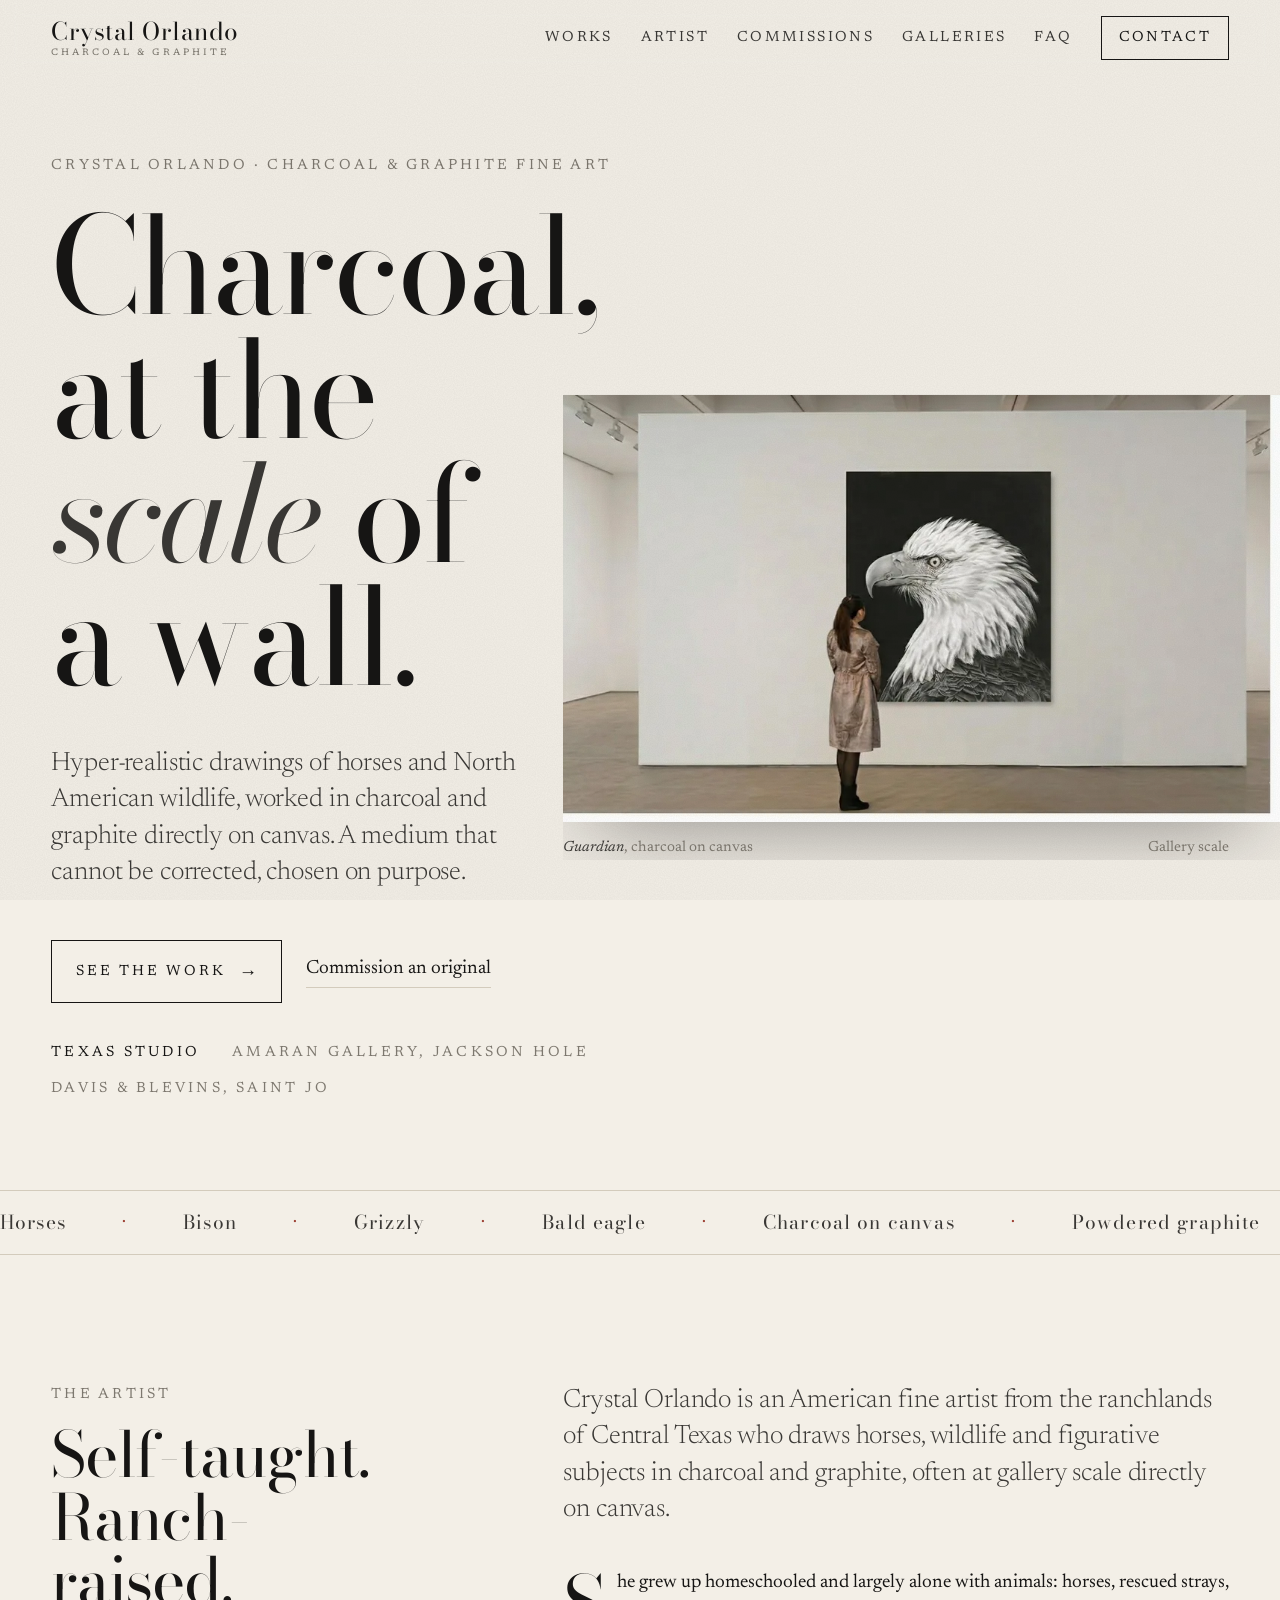
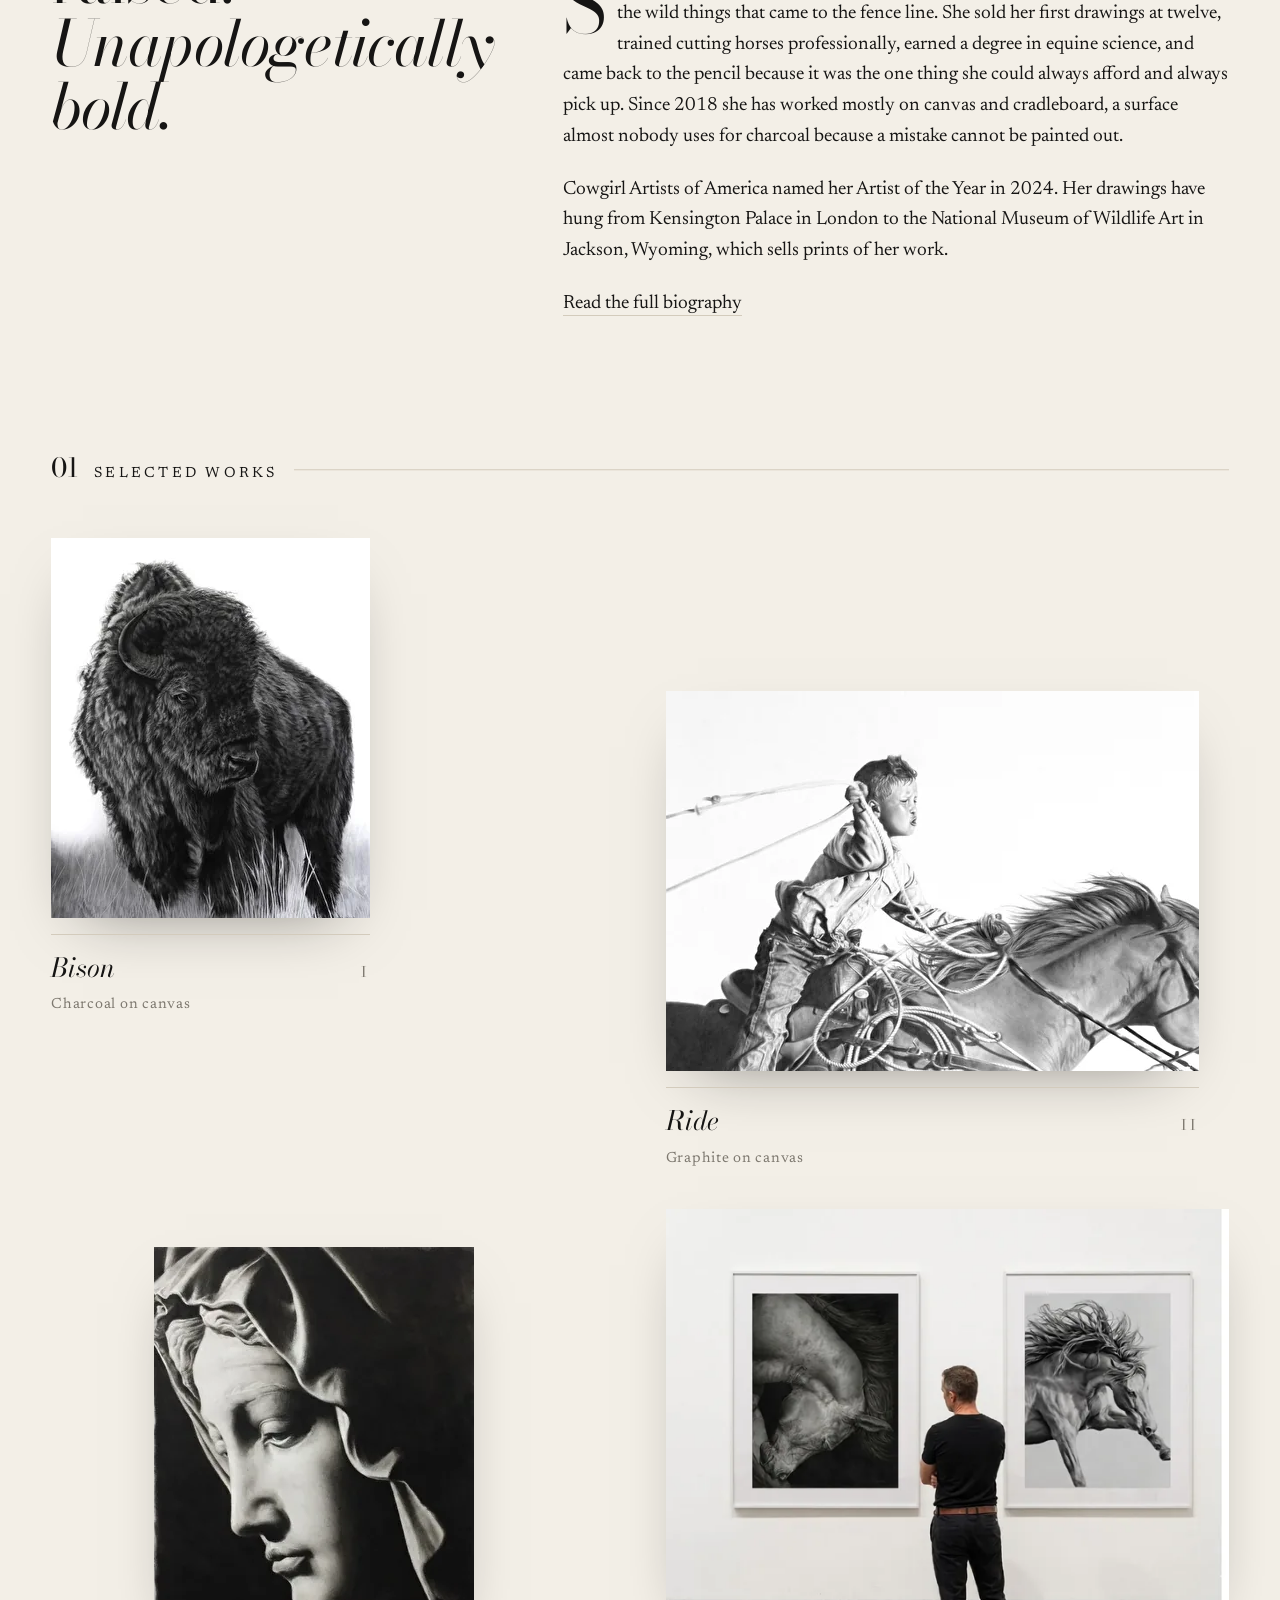
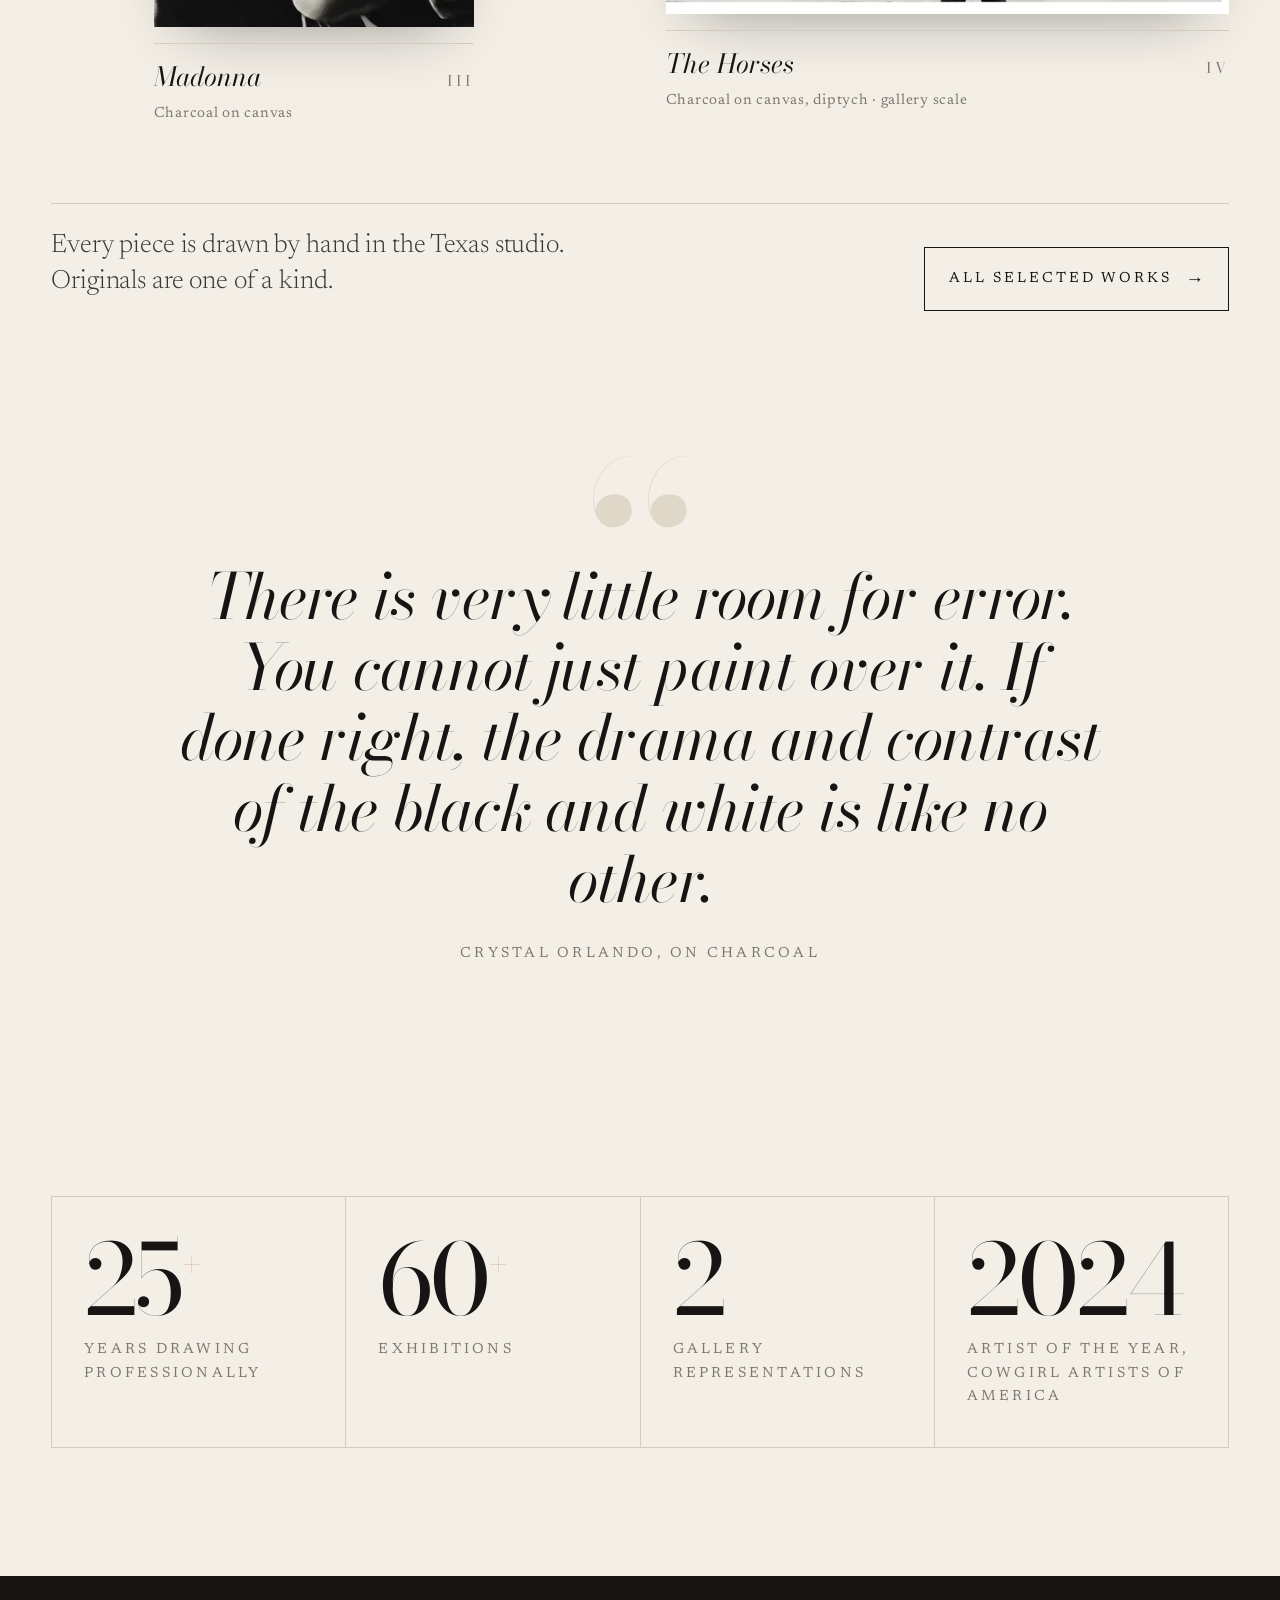
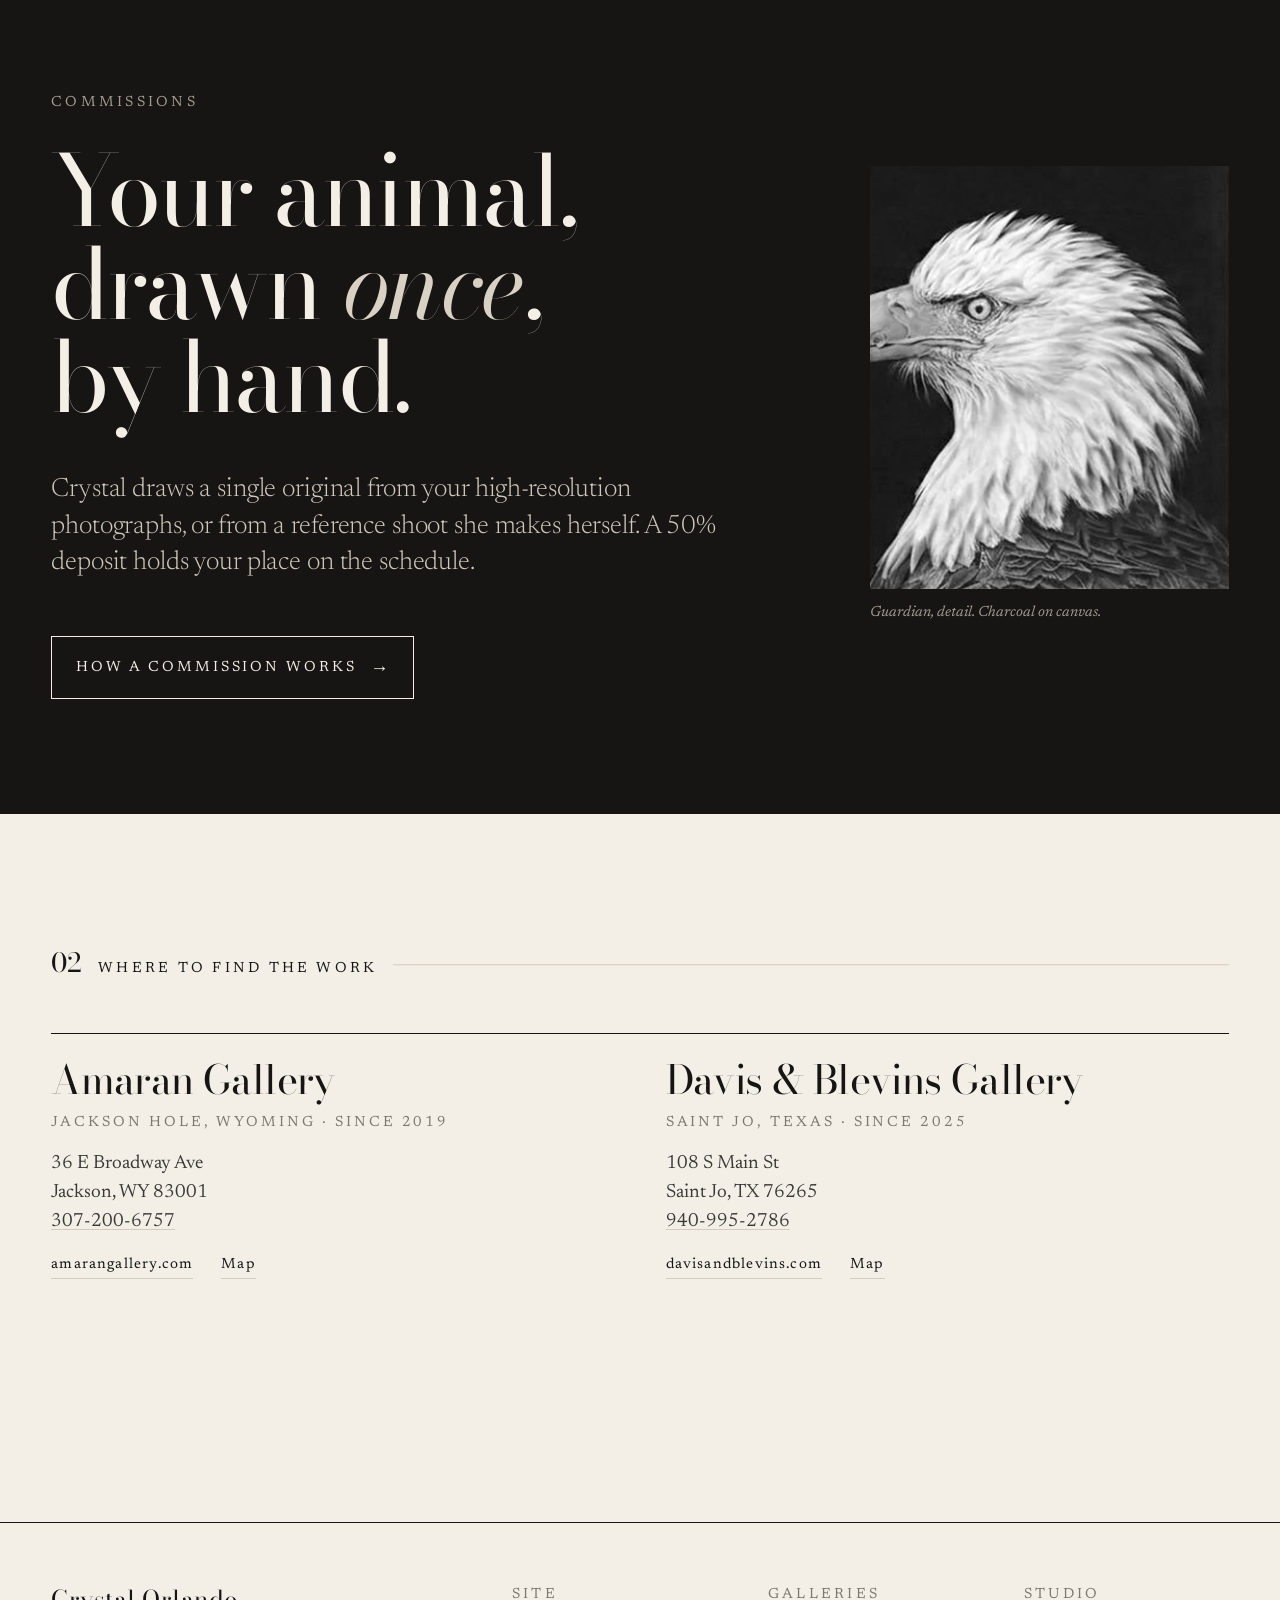
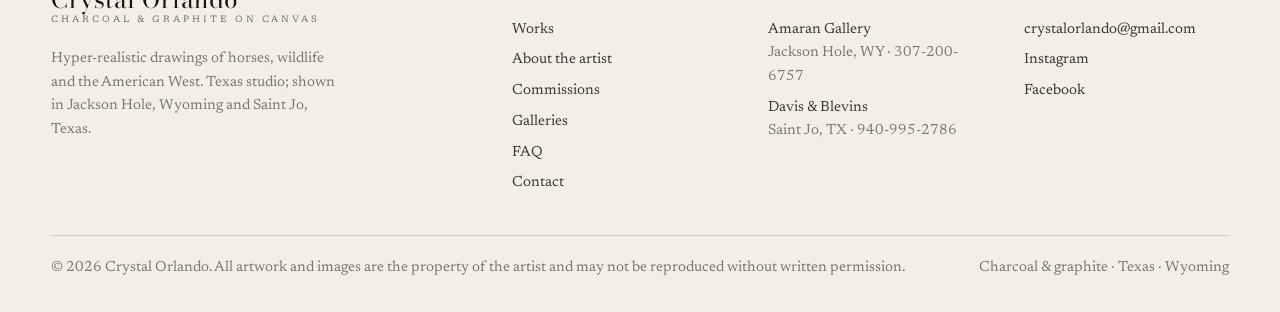
<file: index.html>
<!DOCTYPE html>
<html lang="en">
<head>
<meta charset="utf-8">
<meta name="viewport" content="width=device-width, initial-scale=1">
<title>Crystal Orlando | Charcoal &amp; Graphite Fine Art, Horses &amp; Wildlife on Canvas</title>
<meta name="description" content="Crystal Orlando draws hyper-realistic horses and North American wildlife in charcoal and graphite at gallery scale on canvas. Texas studio; represented in Jackson Hole, WY and Saint Jo, TX. Commissions open.">
<link rel="canonical" href="https://crystalorlando.com/">
<meta name="robots" content="index, follow, max-image-preview:large, max-snippet:-1">
<meta name="author" content="Crystal Orlando">
<meta name="theme-color" content="#f3efe7">
<meta property="og:type" content="profile">
<meta property="og:site_name" content="Crystal Orlando Fine Art">
<meta property="og:locale" content="en_US">
<meta property="og:title" content="Crystal Orlando | Charcoal &amp; Graphite Fine Art, Horses &amp; Wildlife on Canvas">
<meta property="og:description" content="Crystal Orlando draws hyper-realistic horses and North American wildlife in charcoal and graphite at gallery scale on canvas. Texas studio; represented in Jackson Hole, WY and Saint Jo, TX. Commissions open.">
<meta property="og:url" content="https://crystalorlando.com/">
<meta property="og:image" content="https://crystalorlando.com/assets/img/og-image.jpg">
<meta property="og:image:width" content="1200">
<meta property="og:image:height" content="630">
<meta property="og:image:alt" content="Guardian, a large charcoal drawing of a bald eagle by Crystal Orlando, shown at gallery scale">
<meta name="twitter:card" content="summary_large_image">
<meta name="twitter:title" content="Crystal Orlando | Charcoal &amp; Graphite Fine Art, Horses &amp; Wildlife on Canvas">
<meta name="twitter:description" content="Crystal Orlando draws hyper-realistic horses and North American wildlife in charcoal and graphite at gallery scale on canvas. Texas studio; represented in Jackson Hole, WY and Saint Jo, TX. Commissions open.">
<meta name="twitter:image" content="https://crystalorlando.com/assets/img/og-image.jpg">
<link rel="icon" href="/assets/favicon.svg" type="image/svg+xml">
<link rel="manifest" href="/site.webmanifest">
<link rel="preconnect" href="https://fonts.googleapis.com">
<link rel="preconnect" href="https://fonts.gstatic.com" crossorigin>
<link rel="stylesheet" href="https://fonts.googleapis.com/css2?family=Bodoni+Moda:ital,opsz,wght@0,6..96,400;0,6..96,500;1,6..96,400&family=Newsreader:ital,opsz,wght@0,6..72,300;0,6..72,400;0,6..72,500;1,6..72,300;1,6..72,400&display=swap">
<link rel="stylesheet" href="/assets/css/site.css">
<script>document.documentElement.classList.add('js')</script>
<script type="application/ld+json">{"@context":"https://schema.org","@graph":[{"@type":"WebSite","@id":"https://crystalorlando.com/#website","url":"https://crystalorlando.com/","name":"Crystal Orlando Fine Art","description":"Charcoal and graphite fine art by Crystal Orlando: horses, North American wildlife and figurative works on canvas.","publisher":{"@id":"https://crystalorlando.com/#artist"},"inLanguage":"en-US"},{"@type":"Person","@id":"https://crystalorlando.com/#artist","name":"Crystal Orlando","alternateName":"Crystal Orlando Fine Art","url":"https://crystalorlando.com/","image":"https://crystalorlando.com/assets/img/og-image.jpg","jobTitle":"Visual Artist","description":"American fine artist drawing hyper-realistic horses, wildlife and figurative subjects in charcoal and graphite, often at large scale on canvas.","knowsAbout":["Charcoal drawing","Graphite drawing","Equine art","Wildlife art","Western art","Hyper-realism"],"homeLocation":{"@type":"Place","address":{"@type":"PostalAddress","addressRegion":"TX","addressCountry":"US"}},"alumniOf":{"@type":"CollegeOrUniversity","name":"North Central Texas College","address":{"@type":"PostalAddress","addressLocality":"Gainesville","addressRegion":"TX","addressCountry":"US"}},"award":["Emerging Artist of the Year 2013, Art Galleries and Artists of the South Magazine","Artist of the Year 2024, Cowgirl Artists of America"],"email":"mailto:crystalorlando@gmail.com","sameAs":["https://www.instagram.com/orlandostudio/","https://www.facebook.com/crystalorlandoartist/","https://faso.com/artists/crystalorlando.html","https://www.artrenewal.org/16thARCSalon/artist/crystal-orlando/29892"]},{"@type":"WebPage","@id":"https://crystalorlando.com/#webpage","url":"https://crystalorlando.com/","name":"Crystal Orlando | Charcoal & Graphite Fine Art","isPartOf":{"@id":"https://crystalorlando.com/#website"},"about":{"@id":"https://crystalorlando.com/#artist"},"primaryImageOfPage":{"@type":"ImageObject","url":"https://crystalorlando.com/assets/img/guardian-gallery.jpg","width":1316,"height":784},"dateModified":"2026-09-04","inLanguage":"en-US"},{"@type":"ItemList","name":"Selected works","itemListElement":[{"@type":"ListItem","position":1,"url":"https://crystalorlando.com/works/#guardian","name":"Guardian"},{"@type":"ListItem","position":2,"url":"https://crystalorlando.com/works/#bison","name":"Bison"},{"@type":"ListItem","position":3,"url":"https://crystalorlando.com/works/#ride","name":"Ride"},{"@type":"ListItem","position":4,"url":"https://crystalorlando.com/works/#madonna","name":"Madonna"},{"@type":"ListItem","position":5,"url":"https://crystalorlando.com/works/#the-bear","name":"The Bear"},{"@type":"ListItem","position":6,"url":"https://crystalorlando.com/works/#the-horses","name":"The Horses"}]},{"@type":"ArtGallery","@id":"https://crystalorlando.com/galleries/#amaran","name":"Amaran Gallery","url":"https://amarangallery.com","telephone":"+1-307-200-6757","address":{"@type":"PostalAddress","streetAddress":"36 E Broadway Ave","addressLocality":"Jackson","addressRegion":"WY","postalCode":"83001","addressCountry":"US"}},{"@type":"ArtGallery","@id":"https://crystalorlando.com/galleries/#davis-blevins","name":"Davis & Blevins Gallery","url":"https://davisandblevins.com","telephone":"+1-940-995-2786","address":{"@type":"PostalAddress","streetAddress":"108 S Main St","addressLocality":"Saint Jo","addressRegion":"TX","postalCode":"76265","addressCountry":"US"}}]}</script>
</head>
<body>
<a class="skip" href="#main">Skip to content</a>
<header class="site-header">
  <div class="wrap">
    <a class="wordmark" href="/" aria-label="Crystal Orlando, home">Crystal Orlando<small>Charcoal &amp; Graphite</small></a>
    <nav class="site-nav" aria-label="Primary"><a href="/works/">Works</a><a href="/about/">Artist</a><a href="/commissions/">Commissions</a><a href="/galleries/">Galleries</a><a href="/faq/">FAQ</a><a class="nav-cta" href="/contact/">Contact</a></nav>
  </div>
</header>
<main id="main">

<section class="hero" aria-labelledby="hero-h">
  <div class="wrap">
    <div class="hero__grid">
      <div class="hero__text">
        <p class="label rise">Crystal Orlando · Charcoal &amp; graphite fine art</p>
        <h1 id="hero-h" class="hero__title rise">Charcoal, at the <em>scale</em> of a wall.</h1>
        <p class="lede hero__lede rise">Hyper-realistic drawings of horses and North American wildlife, worked in charcoal and graphite directly on canvas. A medium that cannot be corrected, chosen on purpose.</p>
        <div class="hero__actions rise">
          <a class="btn" href="/works/">See the work</a>
          <a class="textlink" href="/commissions/">Commission an original</a>
        </div>
        <div class="hero__meta rise">
          <span class="label label--ink">Texas studio</span>
          <span class="label">Amaran Gallery, Jackson Hole</span>
          <span class="label">Davis &amp; Blevins, Saint Jo</span>
        </div>
      </div>
      <figure class="hero__figure">
        <picture><source type="image/webp" srcset="/assets/img/guardian-gallery.webp 1316w, /assets/img/guardian-gallery-960.webp 960w, /assets/img/guardian-gallery-640.webp 640w" sizes="(min-width: 960px) 55vw, 100vw"><img src="/assets/img/guardian-gallery.jpg" srcset="/assets/img/guardian-gallery.jpg 1316w, /assets/img/guardian-gallery-960.jpg 960w, /assets/img/guardian-gallery-640.jpg 640w" sizes="(min-width: 960px) 55vw, 100vw" width="1316" height="784" alt="Guardian, a large charcoal drawing of a bald eagle in profile on a black ground, shown at gallery scale with a visitor standing before it" loading="eager" decoding="async" fetchpriority="high"></picture>
        <figcaption><span><i>Guardian</i>, charcoal on canvas</span><span>Gallery scale</span></figcaption>
      </figure>
    </div>
  </div>
  <div class="strip" aria-hidden="true"><div class="strip__track">
    <span>Horses</span><span>Bison</span><span>Grizzly</span><span>Bald eagle</span><span>Charcoal on canvas</span><span>Powdered graphite</span><span>Jackson Hole</span><span>Saint Jo, Texas</span><span>Artist of the Year 2024</span><span>Commissions open</span>
    <span>Horses</span><span>Bison</span><span>Grizzly</span><span>Bald eagle</span><span>Charcoal on canvas</span><span>Powdered graphite</span><span>Jackson Hole</span><span>Saint Jo, Texas</span><span>Artist of the Year 2024</span><span>Commissions open</span>
  </div></div>
</section>

<section class="section" aria-labelledby="intro-h">
  <div class="wrap split">
    <div class="split__aside reveal">
      <div class="sticky">
        <p class="label">The artist</p>
        <h2 id="intro-h" class="display">Self-taught. Ranch-raised. <em>Unapologetically bold.</em></h2>
      </div>
    </div>
    <div class="split__main prose reveal" data-delay="1">
      <p class="lede">Crystal Orlando is an American fine artist from the ranchlands of Central Texas who draws horses, wildlife and figurative subjects in charcoal and graphite, often at gallery scale directly on canvas.</p>
      <p class="dropcap">She grew up homeschooled and largely alone with animals: horses, rescued strays, the wild things that came to the fence line. She sold her first drawings at twelve, trained cutting horses professionally, earned a degree in equine science, and came back to the pencil because it was the one thing she could always afford and always pick up. Since 2018 she has worked mostly on canvas and cradleboard, a surface almost nobody uses for charcoal because a mistake cannot be painted out.</p>
      <p>Cowgirl Artists of America named her Artist of the Year in 2024. Her drawings have hung from Kensington Palace in London to the National Museum of Wildlife Art in Jackson, Wyoming, which sells prints of her work.</p>
      <p><a class="textlink" href="/about/">Read the full biography</a></p>
    </div>
  </div>
</section>

<section class="section" aria-labelledby="works-h">
  <div class="wrap">
    <div class="eyebrow reveal"><span class="num">01</span><h2 id="works-h" class="label label--ink" style="font-size:var(--step--1)">Selected works</h2></div>
    <div class="works">
      <figure class="work work--a reveal" style="--nat:319px"><picture><source type="image/webp" srcset="/assets/img/bison.webp"><img src="/assets/img/bison.jpg" srcset="/assets/img/bison.jpg" width="319" height="380" alt="Bison, charcoal drawing of an American bison standing in prairie grass, head turned toward the viewer" loading="lazy" decoding="async"></picture><figcaption><span class="work__title">Bison</span><span class="work__no">I</span><span class="work__medium">Charcoal on canvas</span></figcaption></figure>
<figure class="work work--b reveal" data-delay="1" style="--nat:533px"><picture><source type="image/webp" srcset="/assets/img/ride.webp"><img src="/assets/img/ride.jpg" srcset="/assets/img/ride.jpg" width="533" height="380" alt="Ride, graphite drawing of a young cowboy swinging a rope from the saddle of a galloping horse" loading="lazy" decoding="async"></picture><figcaption><span class="work__title">Ride</span><span class="work__no">II</span><span class="work__medium">Graphite on canvas</span></figcaption></figure>
<figure class="work work--c reveal" style="--nat:320px"><picture><source type="image/webp" srcset="/assets/img/madonna.webp"><img src="/assets/img/madonna.jpg" srcset="/assets/img/madonna.jpg" width="320" height="380" alt="Madonna, charcoal study of a veiled marble face after Michelangelo&#x27;s Pietà, lit from the left against darkness" loading="lazy" decoding="async"></picture><figcaption><span class="work__title">Madonna</span><span class="work__no">III</span><span class="work__medium">Charcoal on canvas</span></figcaption></figure>
<figure class="work work--d reveal" data-delay="1" style="--nat:1204px"><picture><source type="image/webp" srcset="/assets/img/horses-gallery.webp 1204w, /assets/img/horses-gallery-960.webp 960w, /assets/img/horses-gallery-640.webp 640w" sizes="(min-width: 960px) 44vw, 100vw"><img src="/assets/img/horses-gallery.jpg" srcset="/assets/img/horses-gallery.jpg 1204w, /assets/img/horses-gallery-960.jpg 960w, /assets/img/horses-gallery-640.jpg 640w" sizes="(min-width: 960px) 44vw, 100vw" width="1204" height="868" alt="The Horses, two framed charcoal drawings of horses in motion, one rolling on dark ground and one rearing on light, viewed by a man in a gallery" loading="lazy" decoding="async"></picture><figcaption><span class="work__title">The Horses</span><span class="work__no">IV</span><span class="work__medium">Charcoal on canvas, diptych · gallery scale</span></figcaption></figure>
    </div>
    <div class="works-cta reveal">
      <p class="lede measure" style="max-width:40ch">Every piece is drawn by hand in the Texas studio. Originals are one of a kind.</p>
      <a class="btn" href="/works/">All selected works</a>
    </div>
  </div>
</section>

<section class="section" aria-label="Quotation from the artist">
  <div class="wrap">
    <blockquote class="quote reveal">
      <p>There is very little room for error. You cannot just paint over it. If done right, the drama and contrast of the black and white is like no other.</p>
      <footer class="label">Crystal Orlando, on charcoal</footer>
    </blockquote>
  </div>
</section>

<section class="section" aria-labelledby="facts-h">
  <div class="wrap">
    <h2 id="facts-h" class="visually-hidden">At a glance</h2>
    <div class="facts reveal">
      <div class="fact"><strong>25<sup>+</sup></strong><span class="label">Years drawing professionally</span></div>
      <div class="fact"><strong>60<sup>+</sup></strong><span class="label">Exhibitions</span></div>
      <div class="fact"><strong>2</strong><span class="label">Gallery representations</span></div>
      <div class="fact"><strong>2024</strong><span class="label">Artist of the Year, Cowgirl Artists of America</span></div>
    </div>
  </div>
</section>


<section class="band" aria-labelledby="cta-h">
  <div class="wrap band__grid">
    <div class="band__text reveal">
      <p class="label">Commissions</p>
      <h2 id="cta-h">Your animal, drawn <em>once</em>, by hand.</h2>
      <p class="lede measure">Crystal draws a single original from your high-resolution photographs, or from a reference shoot she makes herself. A 50% deposit holds your place on the schedule.</p>
      <a class="btn btn--paper" href="/commissions/">How a commission works</a>
    </div>
    <figure class="band__figure reveal" data-delay="1">
      <picture><source type="image/webp" srcset="/assets/img/guardian-detail.webp"><img src="/assets/img/guardian-detail.jpg" width="746" height="880" alt="Detail of Guardian: the eye and beak of a bald eagle rendered in charcoal" loading="lazy" decoding="async"></picture>
      <figcaption>Guardian, detail. Charcoal on canvas.</figcaption>
    </figure>
  </div>
</section>

<section class="section" aria-labelledby="where-h">
  <div class="wrap">
    <div class="eyebrow reveal"><span class="num">02</span><h2 id="where-h" class="label label--ink" style="font-size:var(--step--1)">Where to find the work</h2></div>
    <div class="reveal">
<div class="galleries">
  <article class="gallery-card" id="amaran">
    <h3>Amaran Gallery<span>Jackson Hole, Wyoming · since 2019</span></h3>
    <address>36 E Broadway Ave<br>Jackson, WY 83001<br><a href="tel:+13072006757">307-200-6757</a></address>
    <div class="links"><a class="textlink" href="https://amarangallery.com" rel="noopener">amarangallery.com</a><a class="textlink" href="https://www.google.com/maps/search/?api=1&amp;query=Amaran+Gallery+36+E+Broadway+Ave+Jackson+WY+83001" rel="noopener">Map</a></div>
  </article>
  <article class="gallery-card" id="davis-blevins">
    <h3>Davis &amp; Blevins Gallery<span>Saint Jo, Texas · since 2025</span></h3>
    <address>108 S Main St<br>Saint Jo, TX 76265<br><a href="tel:+19409952786">940-995-2786</a></address>
    <div class="links"><a class="textlink" href="https://davisandblevins.com" rel="noopener">davisandblevins.com</a><a class="textlink" href="https://www.google.com/maps/search/?api=1&amp;query=Davis+%26+Blevins+Gallery+108+S+Main+St+Saint+Jo+TX" rel="noopener">Map</a></div>
  </article>
</div></div>
  </div>
</section>

</main>
<footer class="site-footer">
  <div class="wrap">
    <div class="footer__grid">
      <div class="footer__brand">
        <a class="wordmark" href="/">Crystal Orlando<small>Charcoal &amp; Graphite on Canvas</small></a>
        <p>Hyper-realistic drawings of horses, wildlife and the American West. Texas studio; shown in Jackson Hole, Wyoming and Saint Jo, Texas.</p>
      </div>
      <nav aria-labelledby="f-site"><h2 id="f-site">Site</h2>
        <ul><li><a href="/works/">Works</a></li><li><a href="/about/">About the artist</a></li><li><a href="/commissions/">Commissions</a></li><li><a href="/galleries/">Galleries</a></li><li><a href="/faq/">FAQ</a></li><li><a href="/contact/">Contact</a></li></ul>
      </nav>
      <div><h2>Galleries</h2>
        <ul><li><a href="https://amarangallery.com" rel="noopener">Amaran Gallery</a><br><span class="muted">Jackson Hole, WY · <a href="tel:+13072006757">307-200-6757</a></span></li>
        <li><a href="https://davisandblevins.com" rel="noopener">Davis &amp; Blevins</a><br><span class="muted">Saint Jo, TX · <a href="tel:+19409952786">940-995-2786</a></span></li></ul>
      </div>
      <div><h2>Studio</h2>
        <ul><li><a href="mailto:crystalorlando@gmail.com">crystalorlando@gmail.com</a></li><li><a href="https://www.instagram.com/orlandostudio/" rel="me noopener">Instagram</a></li><li><a href="https://www.facebook.com/crystalorlandoartist/" rel="me noopener">Facebook</a></li></ul>
      </div>
    </div>
    <div class="footer__bottom">
      <span>© 2026 Crystal Orlando. All artwork and images are the property of the artist and may not be reproduced without written permission.</span>
      <span>Charcoal &amp; graphite · Texas · Wyoming</span>
    </div>
  </div>
</footer>
<script src="/assets/js/site.js" defer></script>
</body>
</html>
</file>
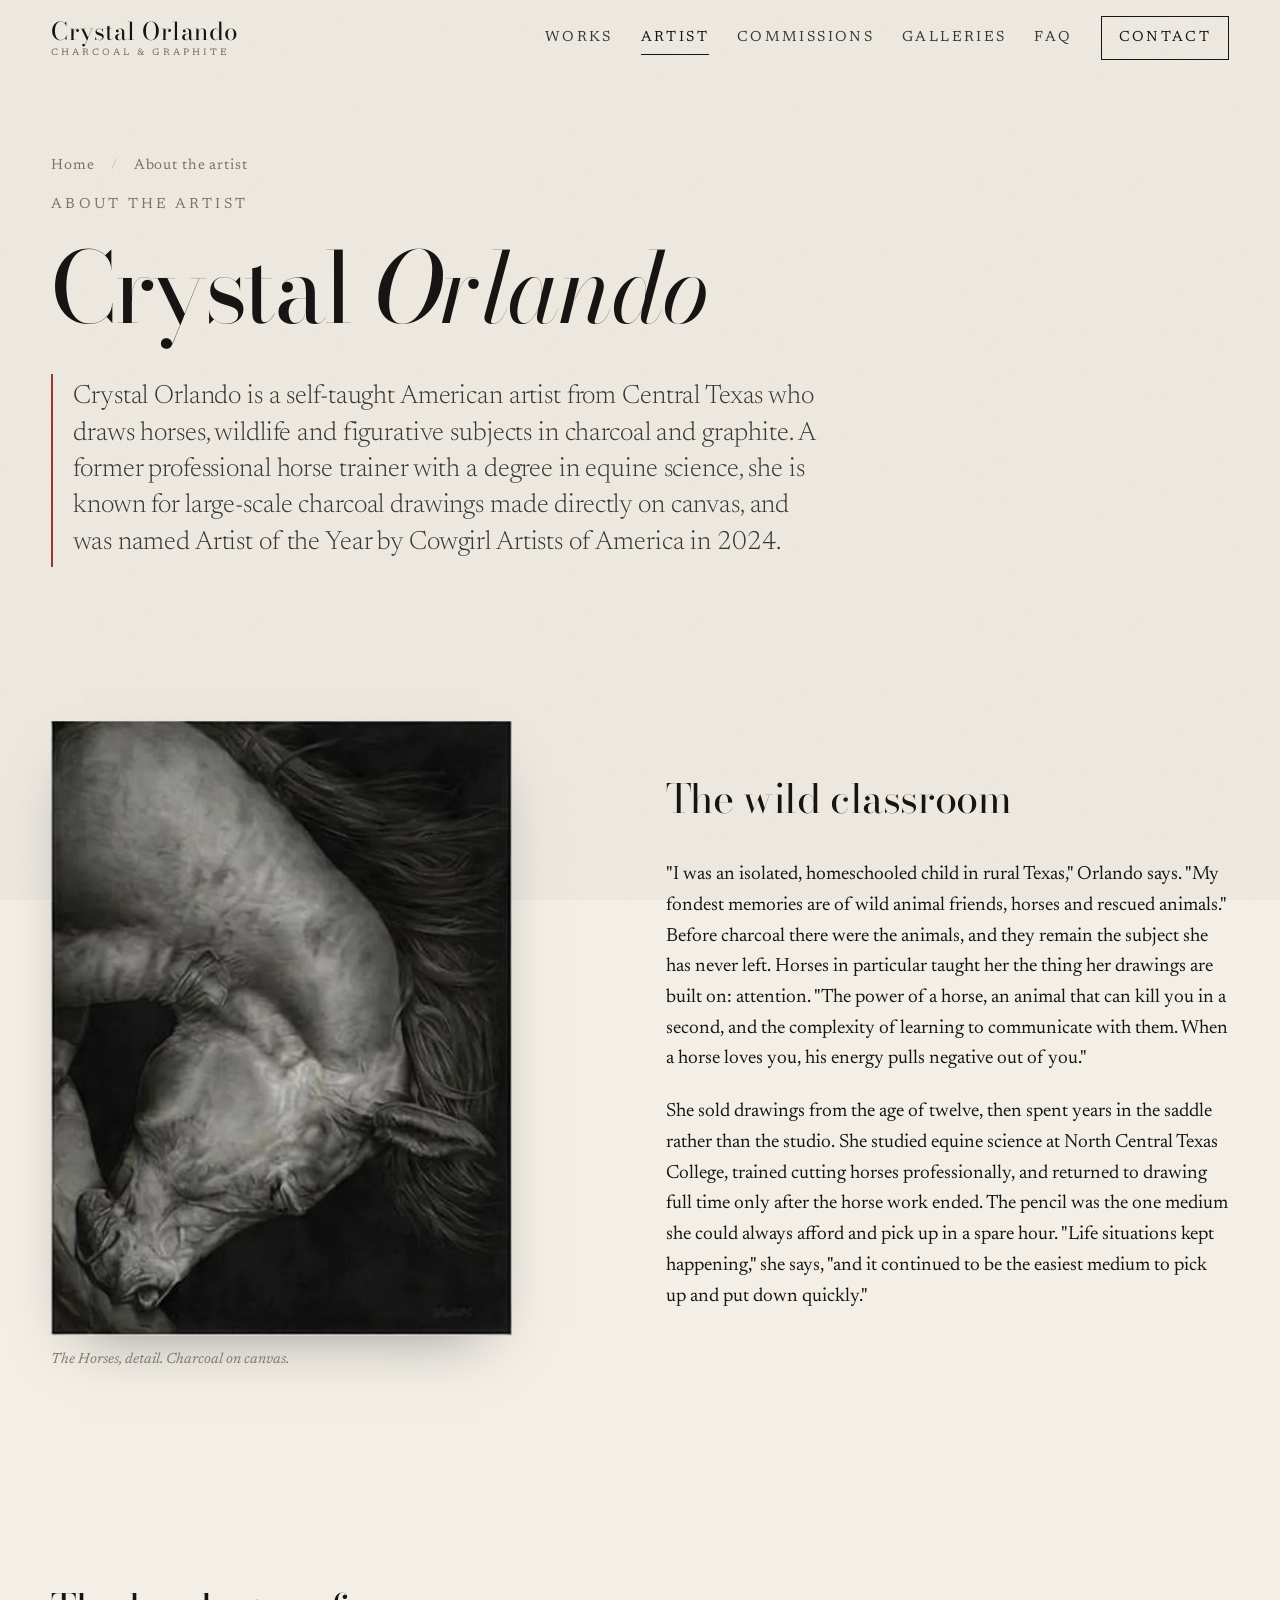
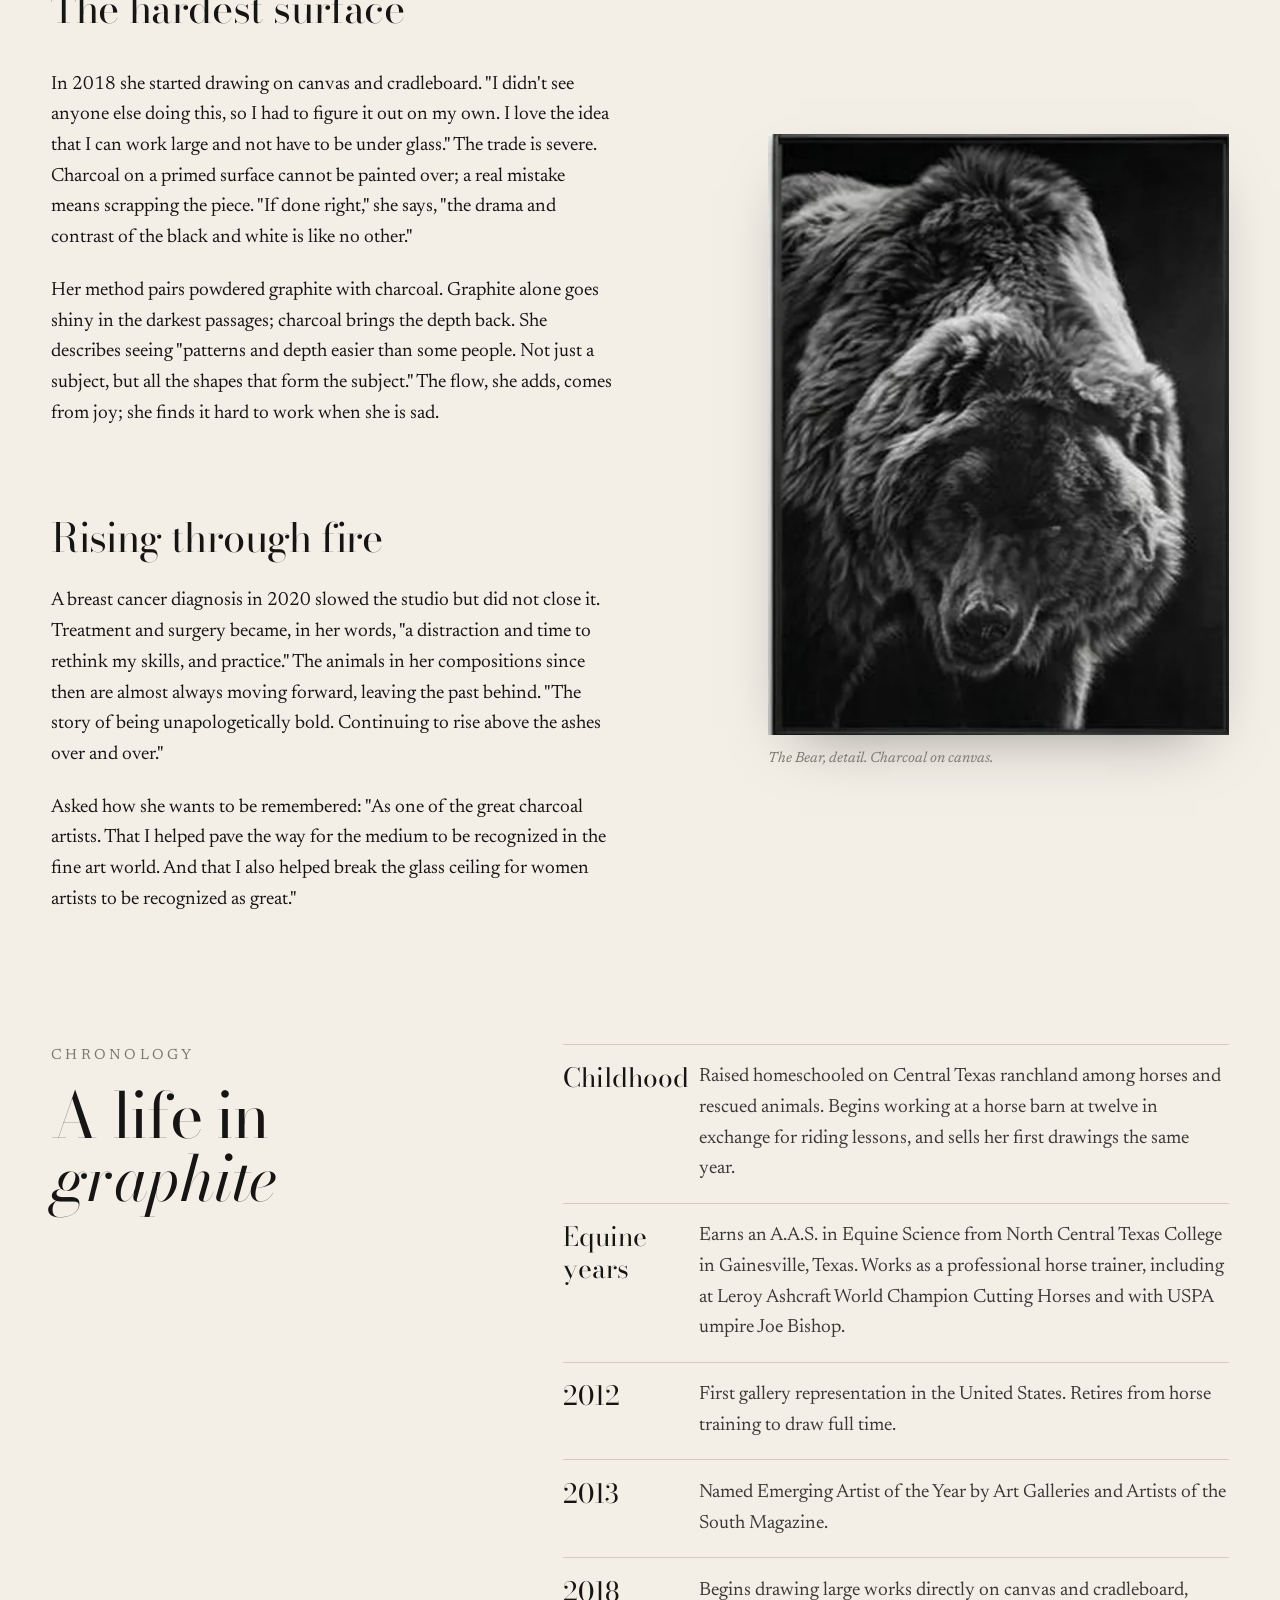
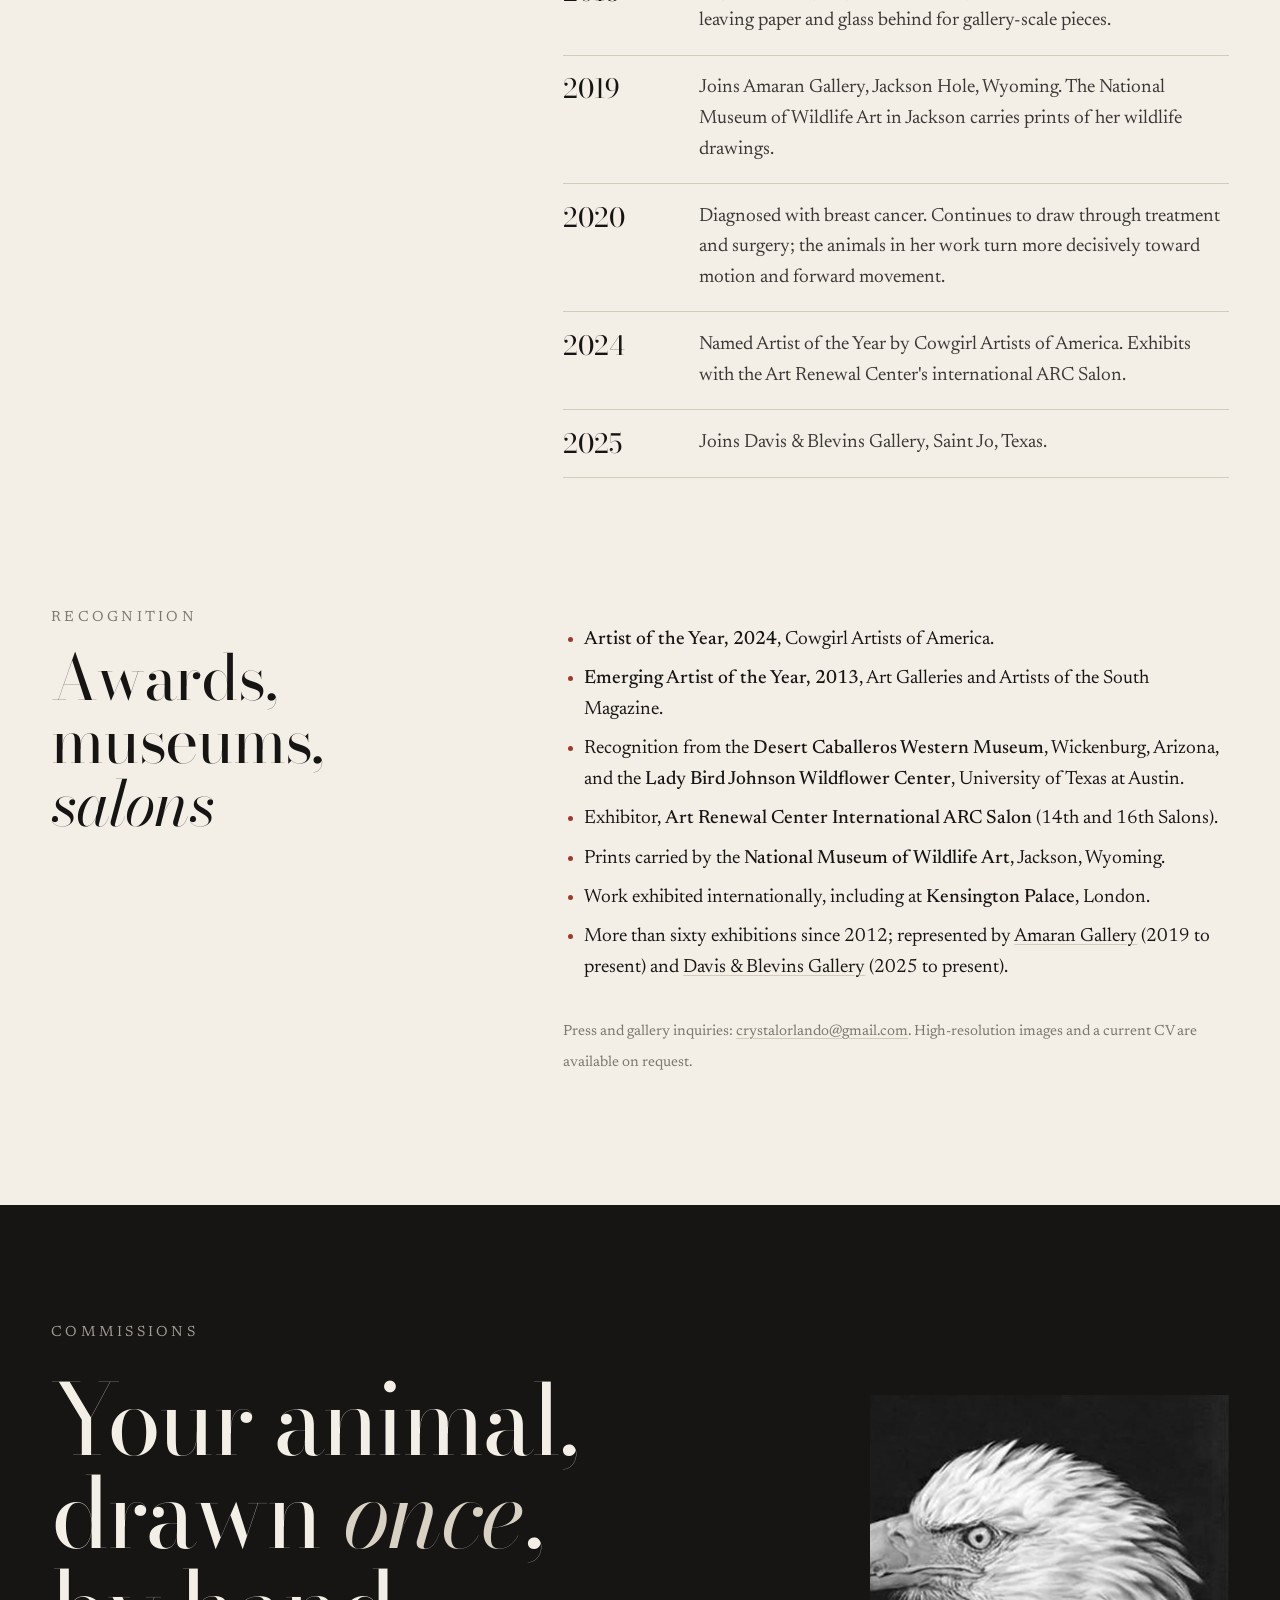
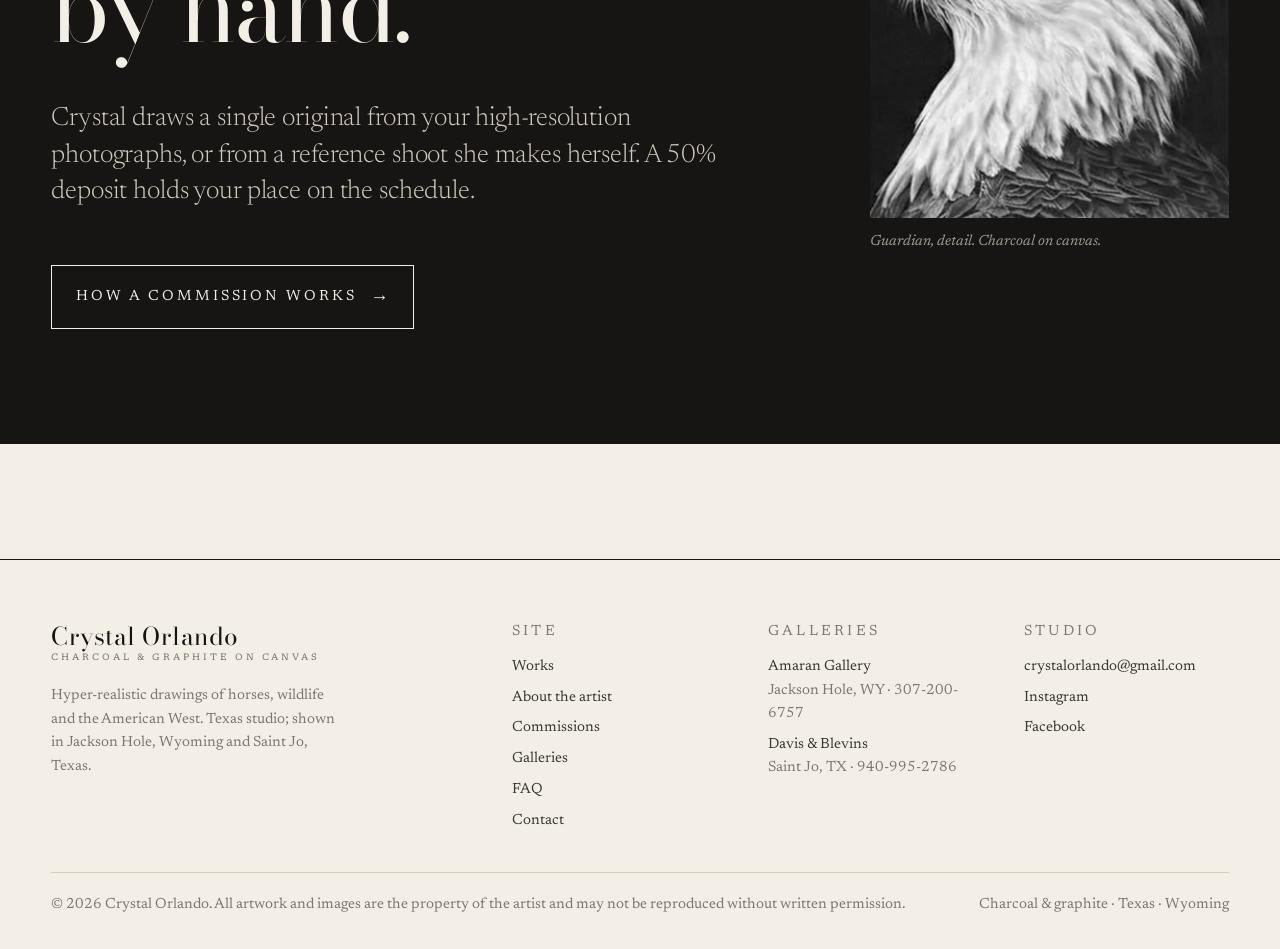
<file: about/index.html>
<!DOCTYPE html>
<html lang="en">
<head>
<meta charset="utf-8">
<meta name="viewport" content="width=device-width, initial-scale=1">
<title>About Crystal Orlando | Self-Taught Charcoal Artist from Texas</title>
<meta name="description" content="Biography of Crystal Orlando: Central Texas ranch upbringing, equine science degree, former horse trainer, self-taught charcoal and graphite artist, Cowgirl Artists of America Artist of the Year 2024. Timeline, awards and technique.">
<link rel="canonical" href="https://crystalorlando.com/about/">
<meta name="robots" content="index, follow, max-image-preview:large, max-snippet:-1">
<meta name="author" content="Crystal Orlando">
<meta name="theme-color" content="#f3efe7">
<meta property="og:type" content="profile">
<meta property="og:site_name" content="Crystal Orlando Fine Art">
<meta property="og:locale" content="en_US">
<meta property="og:title" content="About Crystal Orlando | Self-Taught Charcoal Artist from Texas">
<meta property="og:description" content="Biography of Crystal Orlando: Central Texas ranch upbringing, equine science degree, former horse trainer, self-taught charcoal and graphite artist, Cowgirl Artists of America Artist of the Year 2024. Timeline, awards and technique.">
<meta property="og:url" content="https://crystalorlando.com/about/">
<meta property="og:image" content="https://crystalorlando.com/assets/img/og-image.jpg">
<meta property="og:image:width" content="1200">
<meta property="og:image:height" content="630">
<meta property="og:image:alt" content="Guardian, a large charcoal drawing of a bald eagle by Crystal Orlando, shown at gallery scale">
<meta name="twitter:card" content="summary_large_image">
<meta name="twitter:title" content="About Crystal Orlando | Self-Taught Charcoal Artist from Texas">
<meta name="twitter:description" content="Biography of Crystal Orlando: Central Texas ranch upbringing, equine science degree, former horse trainer, self-taught charcoal and graphite artist, Cowgirl Artists of America Artist of the Year 2024. Timeline, awards and technique.">
<meta name="twitter:image" content="https://crystalorlando.com/assets/img/og-image.jpg">
<link rel="icon" href="/assets/favicon.svg" type="image/svg+xml">
<link rel="manifest" href="/site.webmanifest">
<link rel="preconnect" href="https://fonts.googleapis.com">
<link rel="preconnect" href="https://fonts.gstatic.com" crossorigin>
<link rel="stylesheet" href="https://fonts.googleapis.com/css2?family=Bodoni+Moda:ital,opsz,wght@0,6..96,400;0,6..96,500;1,6..96,400&family=Newsreader:ital,opsz,wght@0,6..72,300;0,6..72,400;0,6..72,500;1,6..72,300;1,6..72,400&display=swap">
<link rel="stylesheet" href="/assets/css/site.css">
<script>document.documentElement.classList.add('js')</script>
<script type="application/ld+json">{"@context":"https://schema.org","@graph":[{"@type":"WebSite","@id":"https://crystalorlando.com/#website","url":"https://crystalorlando.com/","name":"Crystal Orlando Fine Art","description":"Charcoal and graphite fine art by Crystal Orlando: horses, North American wildlife and figurative works on canvas.","publisher":{"@id":"https://crystalorlando.com/#artist"},"inLanguage":"en-US"},{"@type":"Person","@id":"https://crystalorlando.com/#artist","name":"Crystal Orlando","alternateName":"Crystal Orlando Fine Art","url":"https://crystalorlando.com/","image":"https://crystalorlando.com/assets/img/og-image.jpg","jobTitle":"Visual Artist","description":"American fine artist drawing hyper-realistic horses, wildlife and figurative subjects in charcoal and graphite, often at large scale on canvas.","knowsAbout":["Charcoal drawing","Graphite drawing","Equine art","Wildlife art","Western art","Hyper-realism"],"homeLocation":{"@type":"Place","address":{"@type":"PostalAddress","addressRegion":"TX","addressCountry":"US"}},"alumniOf":{"@type":"CollegeOrUniversity","name":"North Central Texas College","address":{"@type":"PostalAddress","addressLocality":"Gainesville","addressRegion":"TX","addressCountry":"US"}},"award":["Emerging Artist of the Year 2013, Art Galleries and Artists of the South Magazine","Artist of the Year 2024, Cowgirl Artists of America"],"email":"mailto:crystalorlando@gmail.com","sameAs":["https://www.instagram.com/orlandostudio/","https://www.facebook.com/crystalorlandoartist/","https://faso.com/artists/crystalorlando.html","https://www.artrenewal.org/16thARCSalon/artist/crystal-orlando/29892"]},{"@type":"BreadcrumbList","itemListElement":[{"@type":"ListItem","position":1,"name":"Home","item":"https://crystalorlando.com/"},{"@type":"ListItem","position":2,"name":"About the artist","item":"https://crystalorlando.com/about/"}]},{"@type":"ProfilePage","@id":"https://crystalorlando.com/about/#webpage","url":"https://crystalorlando.com/about/","name":"About Crystal Orlando","isPartOf":{"@id":"https://crystalorlando.com/#website"},"mainEntity":{"@id":"https://crystalorlando.com/#artist"},"dateModified":"2026-09-04","inLanguage":"en-US"}]}</script>
</head>
<body>
<a class="skip" href="#main">Skip to content</a>
<header class="site-header">
  <div class="wrap">
    <a class="wordmark" href="/" aria-label="Crystal Orlando, home">Crystal Orlando<small>Charcoal &amp; Graphite</small></a>
    <nav class="site-nav" aria-label="Primary"><a href="/works/">Works</a><a href="/about/">Artist</a><a href="/commissions/">Commissions</a><a href="/galleries/">Galleries</a><a href="/faq/">FAQ</a><a class="nav-cta" href="/contact/">Contact</a></nav>
  </div>
</header>
<main id="main">

<section class="page-head"><div class="wrap">
  <ol class="crumbs" aria-label="Breadcrumb"><li><a href="/">Home</a></li><li aria-current="page">About the artist</li></ol>
  <p class="label">About the artist</p>
  <h1>Crystal <em>Orlando</em></h1>
  <p class="lede answer-box">Crystal Orlando is a self-taught American artist from Central Texas who draws horses, wildlife and figurative subjects in charcoal and graphite. A former professional horse trainer with a degree in equine science, she is known for large-scale charcoal drawings made directly on canvas, and was named Artist of the Year by Cowgirl Artists of America in 2024.</p>
</div></section>

<section class="section--tight"><div class="wrap duo">
  <figure class="duo__fig reveal">
    <picture><source type="image/webp" srcset="/assets/img/horse-detail-2.webp"><img src="/assets/img/horse-detail-2.jpg" width="627" height="837" alt="Detail from The Horses: a charcoal drawing of a horse rolling, its neck and jaw filling the frame against black" loading="lazy" decoding="async"></picture>
    <figcaption>The Horses, detail. Charcoal on canvas.</figcaption>
  </figure>
  <div class="duo__body prose reveal" data-delay="1">
    <h2 style="font-size:var(--step-2);margin-bottom:1em">The wild classroom</h2>
    <p>"I was an isolated, homeschooled child in rural Texas," Orlando says. "My fondest memories are of wild animal friends, horses and rescued animals." Before charcoal there were the animals, and they remain the subject she has never left. Horses in particular taught her the thing her drawings are built on: attention. "The power of a horse, an animal that can kill you in a second, and the complexity of learning to communicate with them. When a horse loves you, his energy pulls negative out of you."</p>
    <p>She sold drawings from the age of twelve, then spent years in the saddle rather than the studio. She studied equine science at North Central Texas College, trained cutting horses professionally, and returned to drawing full time only after the horse work ended. The pencil was the one medium she could always afford and pick up in a spare hour. "Life situations kept happening," she says, "and it continued to be the easiest medium to pick up and put down quickly."</p>
  </div>
</div></section>

<section class="section"><div class="wrap duo duo--flip">
  <figure class="duo__fig reveal">
    <picture><source type="image/webp" srcset="/assets/img/bear-detail.webp"><img src="/assets/img/bear-detail.jpg" width="552" height="720" alt="Detail from The Bear: the face and shoulders of a grizzly bear in charcoal, fur catching light against a black ground" loading="lazy" decoding="async"></picture>
    <figcaption>The Bear, detail. Charcoal on canvas.</figcaption>
  </figure>
  <div class="duo__body prose reveal" data-delay="1">
    <h2 style="font-size:var(--step-2);margin-bottom:1em">The hardest surface</h2>
    <p>In 2018 she started drawing on canvas and cradleboard. "I didn't see anyone else doing this, so I had to figure it out on my own. I love the idea that I can work large and not have to be under glass." The trade is severe. Charcoal on a primed surface cannot be painted over; a real mistake means scrapping the piece. "If done right," she says, "the drama and contrast of the black and white is like no other."</p>
    <p>Her method pairs powdered graphite with charcoal. Graphite alone goes shiny in the darkest passages; charcoal brings the depth back. She describes seeing "patterns and depth easier than some people. Not just a subject, but all the shapes that form the subject." The flow, she adds, comes from joy; she finds it hard to work when she is sad.</p>
    <h3>Rising through fire</h3>
    <p>A breast cancer diagnosis in 2020 slowed the studio but did not close it. Treatment and surgery became, in her words, "a distraction and time to rethink my skills, and practice." The animals in her compositions since then are almost always moving forward, leaving the past behind. "The story of being unapologetically bold. Continuing to rise above the ashes over and over."</p>
    <p>Asked how she wants to be remembered: "As one of the great charcoal artists. That I helped pave the way for the medium to be recognized in the fine art world. And that I also helped break the glass ceiling for women artists to be recognized as great."</p>
  </div>
</div></section>

<section class="section"><div class="wrap split">
  <div class="split__aside reveal"><div class="sticky"><p class="label">Chronology</p><h2 class="display">A life in <em>graphite</em></h2></div></div>
  <div class="split__main reveal" data-delay="1"><ol class="timeline"><li><span class="yr">Childhood</span><p>Raised homeschooled on Central Texas ranchland among horses and rescued animals. Begins working at a horse barn at twelve in exchange for riding lessons, and sells her first drawings the same year.</p></li><li><span class="yr">Equine years</span><p>Earns an A.A.S. in Equine Science from North Central Texas College in Gainesville, Texas. Works as a professional horse trainer, including at Leroy Ashcraft World Champion Cutting Horses and with USPA umpire Joe Bishop.</p></li><li><span class="yr">2012</span><p>First gallery representation in the United States. Retires from horse training to draw full time.</p></li><li><span class="yr">2013</span><p>Named Emerging Artist of the Year by Art Galleries and Artists of the South Magazine.</p></li><li><span class="yr">2018</span><p>Begins drawing large works directly on canvas and cradleboard, leaving paper and glass behind for gallery-scale pieces.</p></li><li><span class="yr">2019</span><p>Joins Amaran Gallery, Jackson Hole, Wyoming. The National Museum of Wildlife Art in Jackson carries prints of her wildlife drawings.</p></li><li><span class="yr">2020</span><p>Diagnosed with breast cancer. Continues to draw through treatment and surgery; the animals in her work turn more decisively toward motion and forward movement.</p></li><li><span class="yr">2024</span><p>Named Artist of the Year by Cowgirl Artists of America. Exhibits with the Art Renewal Center's international ARC Salon.</p></li><li><span class="yr">2025</span><p>Joins Davis &amp; Blevins Gallery, Saint Jo, Texas.</p></li></ol></div>
</div></section>

<section class="section"><div class="wrap split">
  <div class="split__aside reveal"><div class="sticky"><p class="label">Recognition</p><h2 class="display">Awards, museums, <em>salons</em></h2></div></div>
  <div class="split__main prose reveal" data-delay="1">
    <ul>
      <li><strong>Artist of the Year, 2024</strong>, Cowgirl Artists of America.</li>
      <li><strong>Emerging Artist of the Year, 2013</strong>, Art Galleries and Artists of the South Magazine.</li>
      <li>Recognition from the <strong>Desert Caballeros Western Museum</strong>, Wickenburg, Arizona, and the <strong>Lady Bird Johnson Wildflower Center</strong>, University of Texas at Austin.</li>
      <li>Exhibitor, <strong>Art Renewal Center International ARC Salon</strong> (14th and 16th Salons).</li>
      <li>Prints carried by the <strong>National Museum of Wildlife Art</strong>, Jackson, Wyoming.</li>
      <li>Work exhibited internationally, including at <strong>Kensington Palace</strong>, London.</li>
      <li>More than sixty exhibitions since 2012; represented by <a href="/galleries/#amaran">Amaran Gallery</a> (2019 to present) and <a href="/galleries/#davis-blevins">Davis &amp; Blevins Gallery</a> (2025 to present).</li>
    </ul>
    <p class="muted" style="margin-top:2rem"><small>Press and gallery inquiries: <a href="mailto:crystalorlando@gmail.com">crystalorlando@gmail.com</a>. High-resolution images and a current CV are available on request.</small></p>
  </div>
</div></section>

<section class="band" aria-labelledby="cta-h">
  <div class="wrap band__grid">
    <div class="band__text reveal">
      <p class="label">Commissions</p>
      <h2 id="cta-h">Your animal, drawn <em>once</em>, by hand.</h2>
      <p class="lede measure">Crystal draws a single original from your high-resolution photographs, or from a reference shoot she makes herself. A 50% deposit holds your place on the schedule.</p>
      <a class="btn btn--paper" href="/commissions/">How a commission works</a>
    </div>
    <figure class="band__figure reveal" data-delay="1">
      <picture><source type="image/webp" srcset="/assets/img/guardian-detail.webp"><img src="/assets/img/guardian-detail.jpg" width="746" height="880" alt="Detail of Guardian: the eye and beak of a bald eagle rendered in charcoal" loading="lazy" decoding="async"></picture>
      <figcaption>Guardian, detail. Charcoal on canvas.</figcaption>
    </figure>
  </div>
</section>

</main>
<footer class="site-footer">
  <div class="wrap">
    <div class="footer__grid">
      <div class="footer__brand">
        <a class="wordmark" href="/">Crystal Orlando<small>Charcoal &amp; Graphite on Canvas</small></a>
        <p>Hyper-realistic drawings of horses, wildlife and the American West. Texas studio; shown in Jackson Hole, Wyoming and Saint Jo, Texas.</p>
      </div>
      <nav aria-labelledby="f-site"><h2 id="f-site">Site</h2>
        <ul><li><a href="/works/">Works</a></li><li><a href="/about/">About the artist</a></li><li><a href="/commissions/">Commissions</a></li><li><a href="/galleries/">Galleries</a></li><li><a href="/faq/">FAQ</a></li><li><a href="/contact/">Contact</a></li></ul>
      </nav>
      <div><h2>Galleries</h2>
        <ul><li><a href="https://amarangallery.com" rel="noopener">Amaran Gallery</a><br><span class="muted">Jackson Hole, WY · <a href="tel:+13072006757">307-200-6757</a></span></li>
        <li><a href="https://davisandblevins.com" rel="noopener">Davis &amp; Blevins</a><br><span class="muted">Saint Jo, TX · <a href="tel:+19409952786">940-995-2786</a></span></li></ul>
      </div>
      <div><h2>Studio</h2>
        <ul><li><a href="mailto:crystalorlando@gmail.com">crystalorlando@gmail.com</a></li><li><a href="https://www.instagram.com/orlandostudio/" rel="me noopener">Instagram</a></li><li><a href="https://www.facebook.com/crystalorlandoartist/" rel="me noopener">Facebook</a></li></ul>
      </div>
    </div>
    <div class="footer__bottom">
      <span>© 2026 Crystal Orlando. All artwork and images are the property of the artist and may not be reproduced without written permission.</span>
      <span>Charcoal &amp; graphite · Texas · Wyoming</span>
    </div>
  </div>
</footer>
<script src="/assets/js/site.js" defer></script>
</body>
</html>
</file>
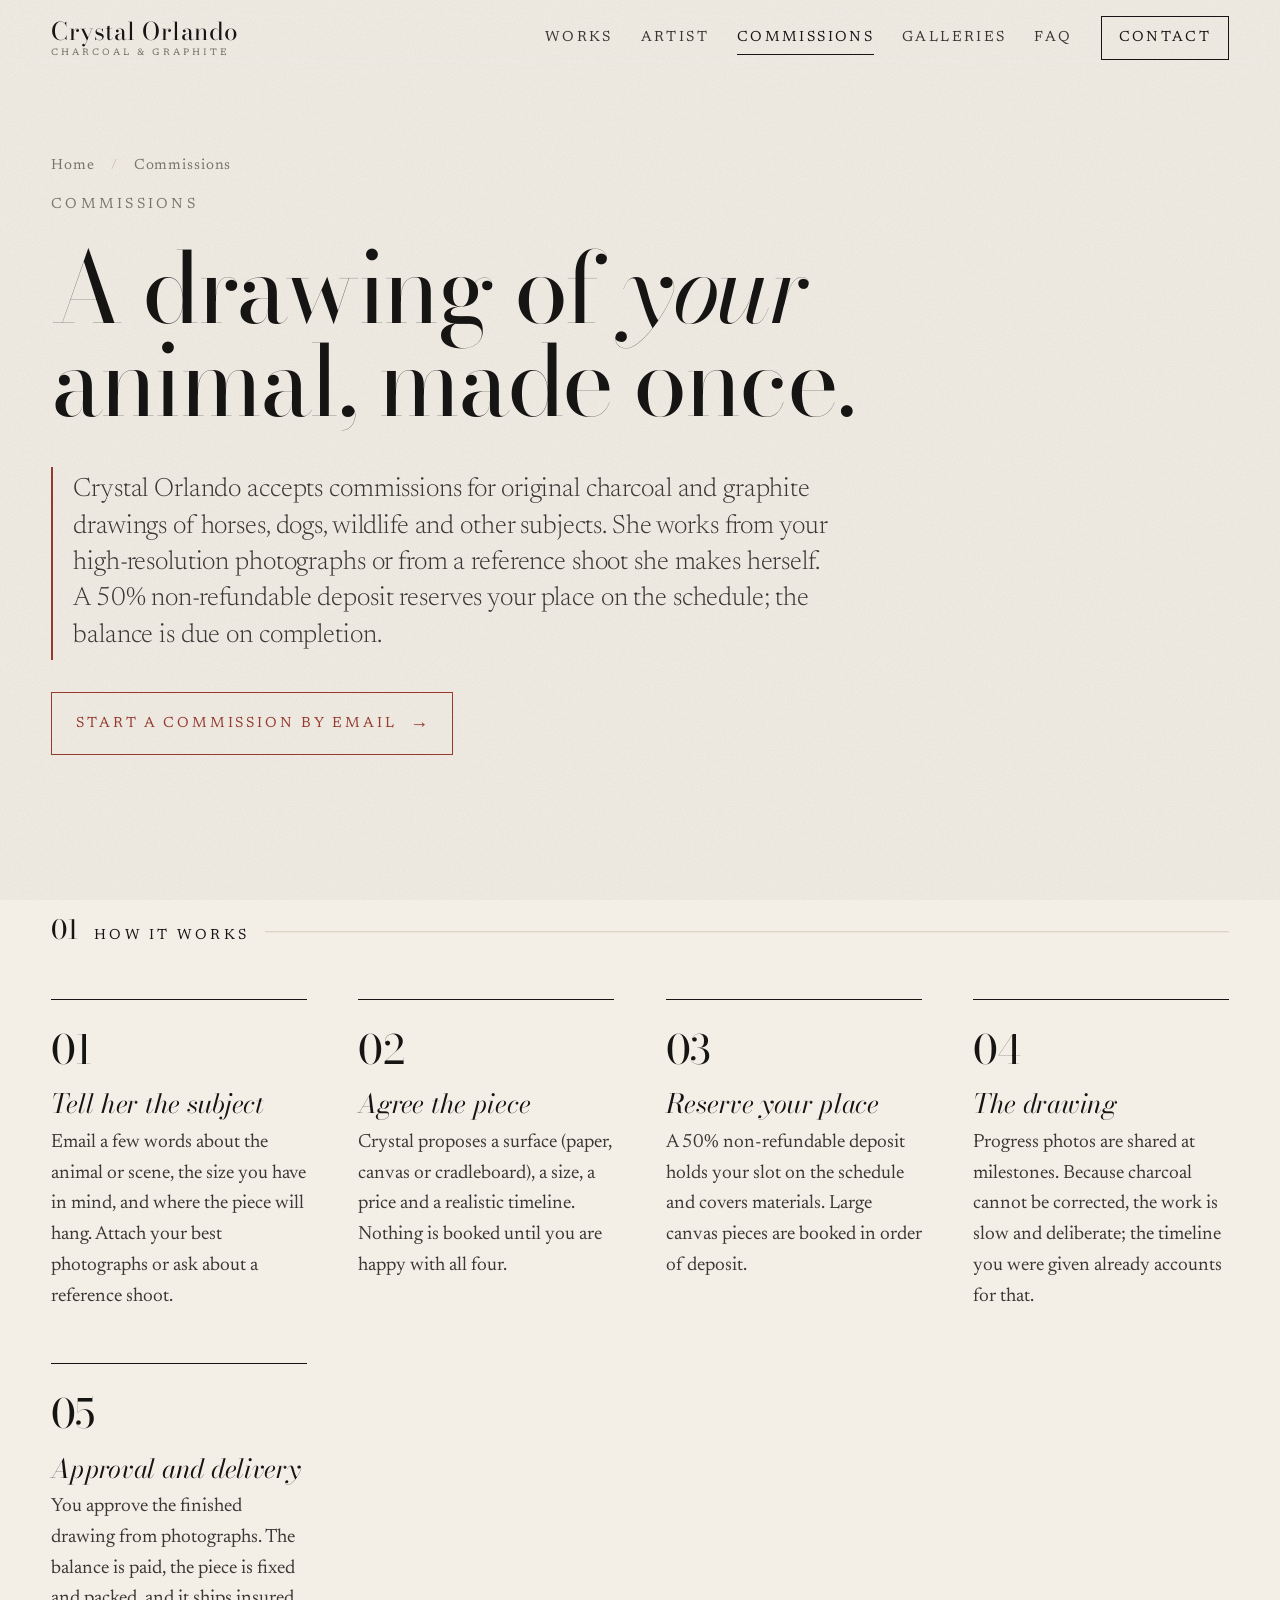
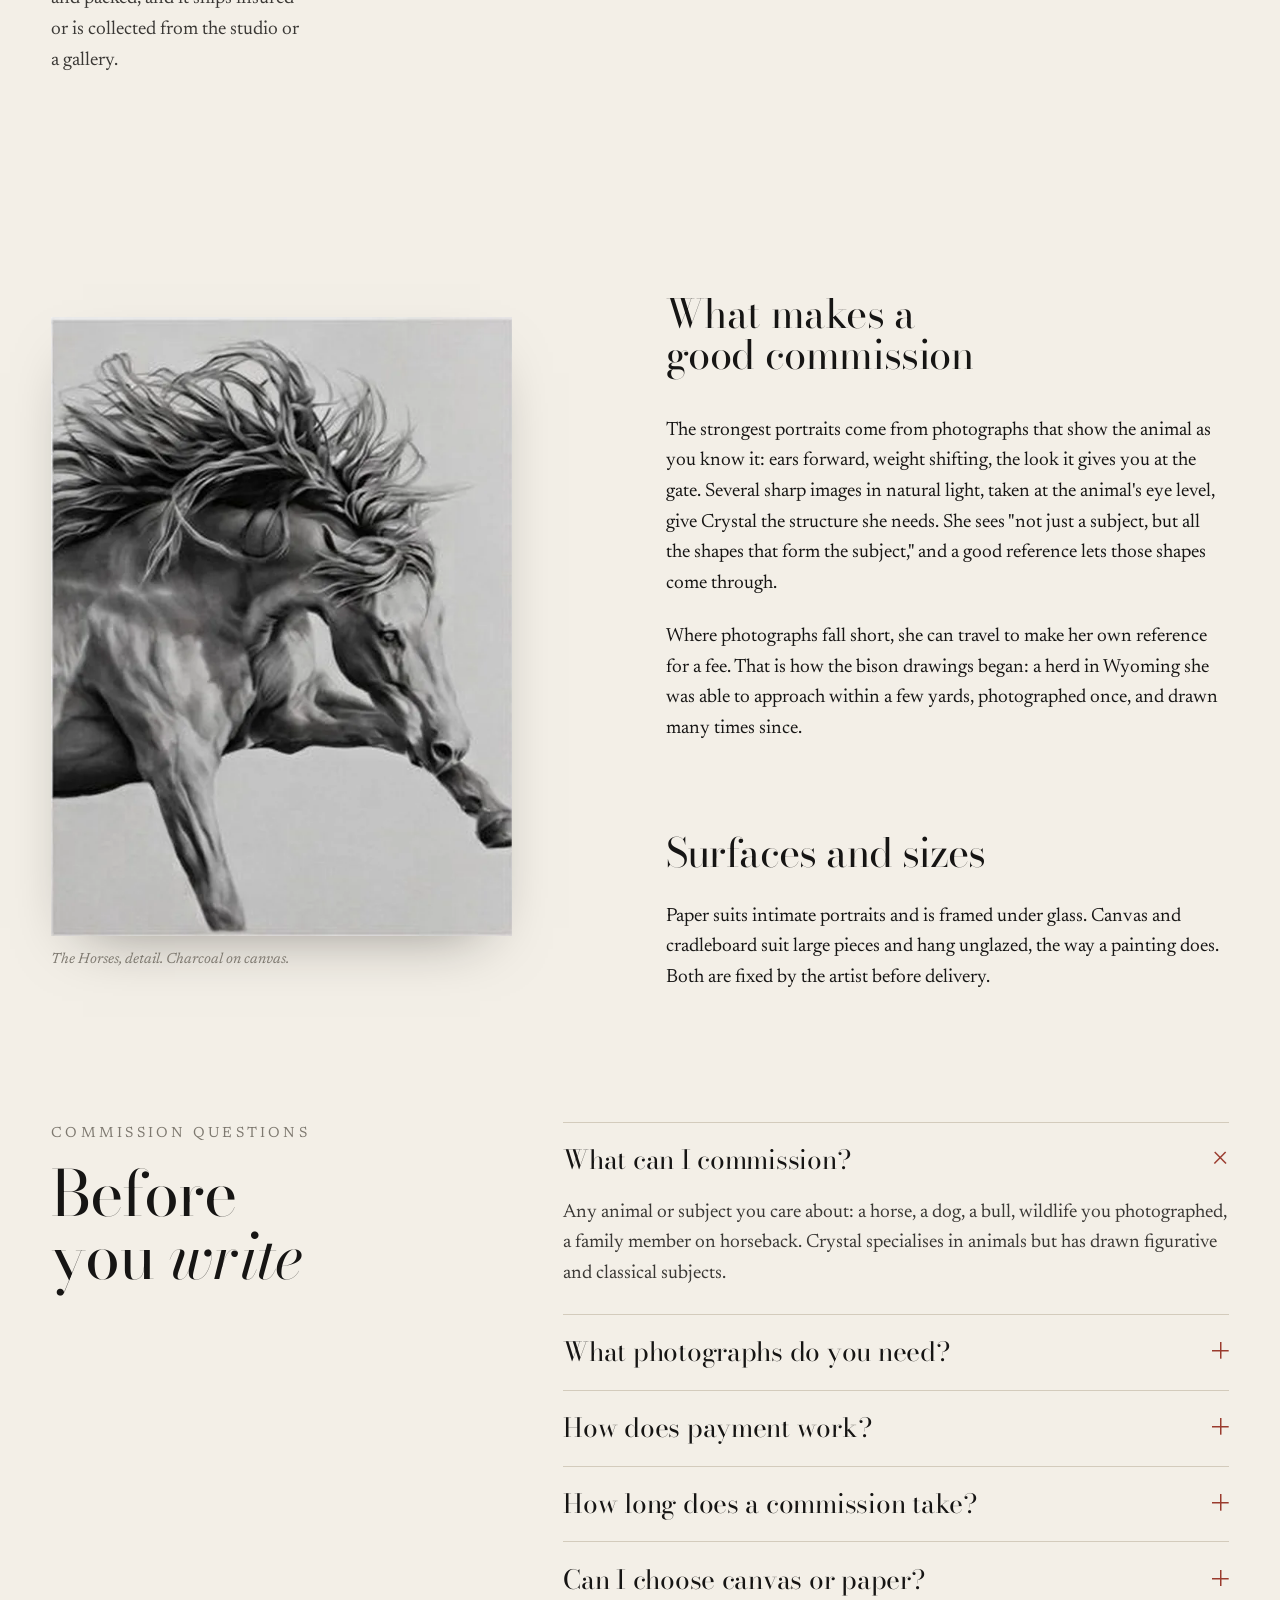
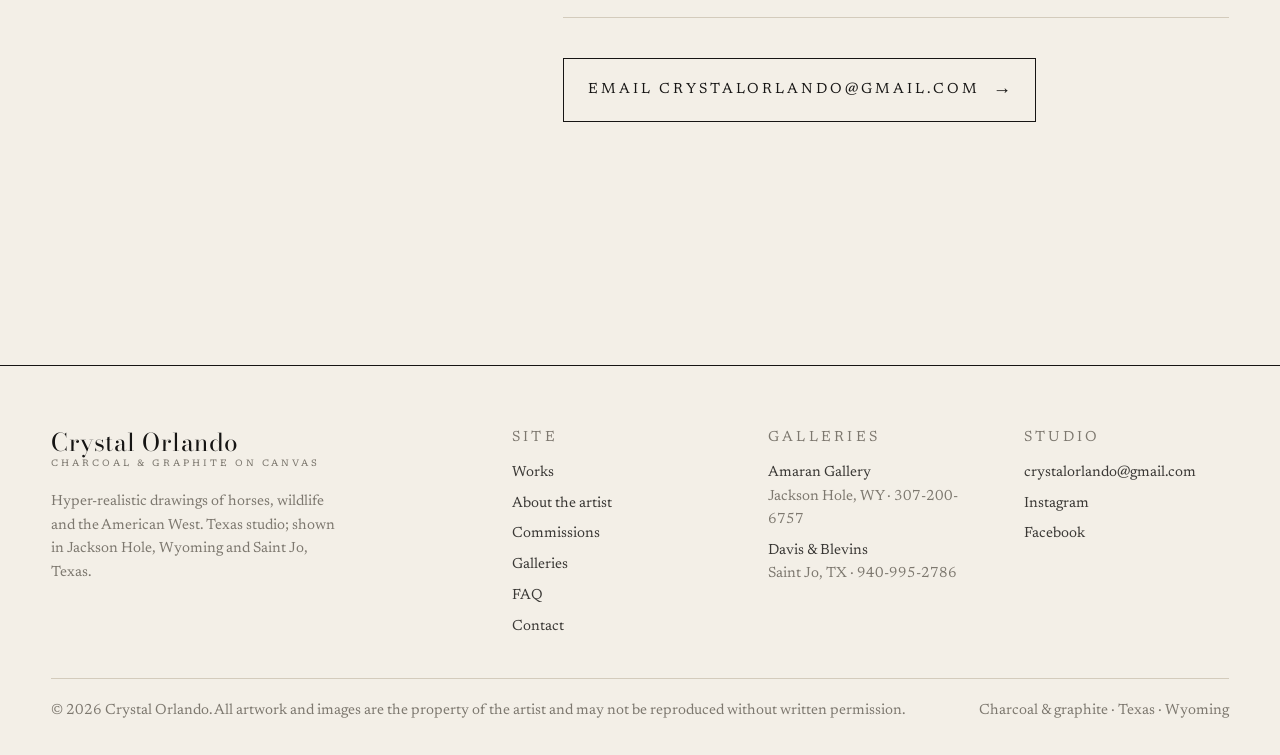
<file: commissions/index.html>
<!DOCTYPE html>
<html lang="en">
<head>
<meta charset="utf-8">
<meta name="viewport" content="width=device-width, initial-scale=1">
<title>Commission a Charcoal Drawing | Crystal Orlando</title>
<meta name="description" content="Commission an original charcoal or graphite drawing of your horse, dog or wildlife subject by Crystal Orlando. Drawn from your photographs; 50% deposit reserves your place. Process, surfaces, timeline and FAQ.">
<link rel="canonical" href="https://crystalorlando.com/commissions/">
<meta name="robots" content="index, follow, max-image-preview:large, max-snippet:-1">
<meta name="author" content="Crystal Orlando">
<meta name="theme-color" content="#f3efe7">
<meta property="og:type" content="website">
<meta property="og:site_name" content="Crystal Orlando Fine Art">
<meta property="og:locale" content="en_US">
<meta property="og:title" content="Commission a Charcoal Drawing | Crystal Orlando">
<meta property="og:description" content="Commission an original charcoal or graphite drawing of your horse, dog or wildlife subject by Crystal Orlando. Drawn from your photographs; 50% deposit reserves your place. Process, surfaces, timeline and FAQ.">
<meta property="og:url" content="https://crystalorlando.com/commissions/">
<meta property="og:image" content="https://crystalorlando.com/assets/img/og-image.jpg">
<meta property="og:image:width" content="1200">
<meta property="og:image:height" content="630">
<meta property="og:image:alt" content="Guardian, a large charcoal drawing of a bald eagle by Crystal Orlando, shown at gallery scale">
<meta name="twitter:card" content="summary_large_image">
<meta name="twitter:title" content="Commission a Charcoal Drawing | Crystal Orlando">
<meta name="twitter:description" content="Commission an original charcoal or graphite drawing of your horse, dog or wildlife subject by Crystal Orlando. Drawn from your photographs; 50% deposit reserves your place. Process, surfaces, timeline and FAQ.">
<meta name="twitter:image" content="https://crystalorlando.com/assets/img/og-image.jpg">
<link rel="icon" href="/assets/favicon.svg" type="image/svg+xml">
<link rel="manifest" href="/site.webmanifest">
<link rel="preconnect" href="https://fonts.googleapis.com">
<link rel="preconnect" href="https://fonts.gstatic.com" crossorigin>
<link rel="stylesheet" href="https://fonts.googleapis.com/css2?family=Bodoni+Moda:ital,opsz,wght@0,6..96,400;0,6..96,500;1,6..96,400&family=Newsreader:ital,opsz,wght@0,6..72,300;0,6..72,400;0,6..72,500;1,6..72,300;1,6..72,400&display=swap">
<link rel="stylesheet" href="/assets/css/site.css">
<script>document.documentElement.classList.add('js')</script>
<script type="application/ld+json">{"@context":"https://schema.org","@graph":[{"@type":"WebSite","@id":"https://crystalorlando.com/#website","url":"https://crystalorlando.com/","name":"Crystal Orlando Fine Art","description":"Charcoal and graphite fine art by Crystal Orlando: horses, North American wildlife and figurative works on canvas.","publisher":{"@id":"https://crystalorlando.com/#artist"},"inLanguage":"en-US"},{"@type":"Person","@id":"https://crystalorlando.com/#artist","name":"Crystal Orlando","alternateName":"Crystal Orlando Fine Art","url":"https://crystalorlando.com/","image":"https://crystalorlando.com/assets/img/og-image.jpg","jobTitle":"Visual Artist","description":"American fine artist drawing hyper-realistic horses, wildlife and figurative subjects in charcoal and graphite, often at large scale on canvas.","knowsAbout":["Charcoal drawing","Graphite drawing","Equine art","Wildlife art","Western art","Hyper-realism"],"homeLocation":{"@type":"Place","address":{"@type":"PostalAddress","addressRegion":"TX","addressCountry":"US"}},"alumniOf":{"@type":"CollegeOrUniversity","name":"North Central Texas College","address":{"@type":"PostalAddress","addressLocality":"Gainesville","addressRegion":"TX","addressCountry":"US"}},"award":["Emerging Artist of the Year 2013, Art Galleries and Artists of the South Magazine","Artist of the Year 2024, Cowgirl Artists of America"],"email":"mailto:crystalorlando@gmail.com","sameAs":["https://www.instagram.com/orlandostudio/","https://www.facebook.com/crystalorlandoartist/","https://faso.com/artists/crystalorlando.html","https://www.artrenewal.org/16thARCSalon/artist/crystal-orlando/29892"]},{"@type":"BreadcrumbList","itemListElement":[{"@type":"ListItem","position":1,"name":"Home","item":"https://crystalorlando.com/"},{"@type":"ListItem","position":2,"name":"Commissions","item":"https://crystalorlando.com/commissions/"}]},{"@type":"WebPage","@id":"https://crystalorlando.com/commissions/#webpage","url":"https://crystalorlando.com/commissions/","name":"Commission an original drawing","isPartOf":{"@id":"https://crystalorlando.com/#website"},"about":{"@id":"https://crystalorlando.com/#artist"},"dateModified":"2026-09-04","inLanguage":"en-US"},{"@type":"Service","name":"Commissioned charcoal and graphite drawing","serviceType":"Fine art commission","provider":{"@id":"https://crystalorlando.com/#artist"},"areaServed":"US","description":"Original charcoal and graphite drawings of horses, dogs, wildlife and other subjects, drawn from client photographs or an artist reference shoot. 50% non-refundable deposit to reserve a place on the schedule.","url":"https://crystalorlando.com/commissions/"},{"@type":"FAQPage","mainEntity":[{"@type":"Question","name":"What can I commission?","acceptedAnswer":{"@type":"Answer","text":"Any animal or subject you care about: a horse, a dog, a bull, wildlife you photographed, a family member on horseback. Crystal specialises in animals but has drawn figurative and classical subjects."}},{"@type":"Question","name":"What photographs do you need?","acceptedAnswer":{"@type":"Answer","text":"Sharp, high-resolution photographs taken in natural light, ideally several angles and one that shows the expression you want captured. Phone photos work if they are large and unedited. If your photos are not strong enough, Crystal can travel to shoot her own reference for a fee."}},{"@type":"Question","name":"How does payment work?","acceptedAnswer":{"@type":"Answer","text":"A 50% non-refundable deposit reserves your place on the schedule and covers materials. The remaining 50% is due when the finished drawing is approved and before shipping."}},{"@type":"Question","name":"How long does a commission take?","acceptedAnswer":{"@type":"Answer","text":"It depends on the size and the current queue. Small works on paper are quickest; large charcoal-on-canvas pieces take considerably longer because the medium cannot be corrected and each area is built up slowly. You receive a realistic timeline before paying the deposit."}},{"@type":"Question","name":"Can I choose canvas or paper?","acceptedAnswer":{"@type":"Answer","text":"Yes. Paper suits smaller, intimate portraits and is framed under glass. Canvas or cradleboard suits larger pieces and hangs without glass, the way a painting does."}}]}]}</script>
</head>
<body>
<a class="skip" href="#main">Skip to content</a>
<header class="site-header">
  <div class="wrap">
    <a class="wordmark" href="/" aria-label="Crystal Orlando, home">Crystal Orlando<small>Charcoal &amp; Graphite</small></a>
    <nav class="site-nav" aria-label="Primary"><a href="/works/">Works</a><a href="/about/">Artist</a><a href="/commissions/">Commissions</a><a href="/galleries/">Galleries</a><a href="/faq/">FAQ</a><a class="nav-cta" href="/contact/">Contact</a></nav>
  </div>
</header>
<main id="main">

<section class="page-head"><div class="wrap">
  <ol class="crumbs" aria-label="Breadcrumb"><li><a href="/">Home</a></li><li aria-current="page">Commissions</li></ol>
  <p class="label">Commissions</p>
  <h1>A drawing of <em>your</em> animal, made once.</h1>
  <p class="lede answer-box">Crystal Orlando accepts commissions for original charcoal and graphite drawings of horses, dogs, wildlife and other subjects. She works from your high-resolution photographs or from a reference shoot she makes herself. A 50% non-refundable deposit reserves your place on the schedule; the balance is due on completion.</p>
  <a class="btn btn--ember" href="mailto:crystalorlando@gmail.com?subject=Commission%20inquiry">Start a commission by email</a>
</div></section>

<section class="section--tight"><div class="wrap">
  <div class="eyebrow reveal"><span class="num">01</span><h2 class="label label--ink" style="font-size:var(--step--1)">How it works</h2></div>
  <ol class="steps reveal">
    <li><h3>Tell her the subject</h3><p>Email a few words about the animal or scene, the size you have in mind, and where the piece will hang. Attach your best photographs or ask about a reference shoot.</p></li>
    <li><h3>Agree the piece</h3><p>Crystal proposes a surface (paper, canvas or cradleboard), a size, a price and a realistic timeline. Nothing is booked until you are happy with all four.</p></li>
    <li><h3>Reserve your place</h3><p>A 50% non-refundable deposit holds your slot on the schedule and covers materials. Large canvas pieces are booked in order of deposit.</p></li>
    <li><h3>The drawing</h3><p>Progress photos are shared at milestones. Because charcoal cannot be corrected, the work is slow and deliberate; the timeline you were given already accounts for that.</p></li>
    <li><h3>Approval and delivery</h3><p>You approve the finished drawing from photographs. The balance is paid, the piece is fixed and packed, and it ships insured or is collected from the studio or a gallery.</p></li>
  </ol>
</div></section>

<section class="section"><div class="wrap duo">
  <figure class="duo__fig reveal">
    <picture><source type="image/webp" srcset="/assets/img/horse-detail.webp"><img src="/assets/img/horse-detail.jpg" width="626" height="841" alt="Detail from The Horses: a charcoal drawing of a horse rearing, mane flying, on a light ground" loading="lazy" decoding="async"></picture>
    <figcaption>The Horses, detail. Charcoal on canvas.</figcaption>
  </figure>
  <div class="duo__body prose reveal" data-delay="1">
    <h2 style="font-size:var(--step-2);margin-bottom:1em">What makes a good commission</h2>
    <p>The strongest portraits come from photographs that show the animal as you know it: ears forward, weight shifting, the look it gives you at the gate. Several sharp images in natural light, taken at the animal's eye level, give Crystal the structure she needs. She sees "not just a subject, but all the shapes that form the subject," and a good reference lets those shapes come through.</p>
    <p>Where photographs fall short, she can travel to make her own reference for a fee. That is how the bison drawings began: a herd in Wyoming she was able to approach within a few yards, photographed once, and drawn many times since.</p>
    <h3>Surfaces and sizes</h3>
    <p>Paper suits intimate portraits and is framed under glass. Canvas and cradleboard suit large pieces and hang unglazed, the way a painting does. Both are fixed by the artist before delivery.</p>
  </div>
</div></section>

<section class="section"><div class="wrap split">
  <div class="split__aside reveal"><div class="sticky"><p class="label">Commission questions</p><h2 class="display">Before you <em>write</em></h2></div></div>
  <div class="split__main reveal" data-delay="1"><div class="faq">
<details open><summary>What can I commission?</summary><div class="answer"><p>Any animal or subject you care about: a horse, a dog, a bull, wildlife you photographed, a family member on horseback. Crystal specialises in animals but has drawn figurative and classical subjects.</p></div></details>
<details><summary>What photographs do you need?</summary><div class="answer"><p>Sharp, high-resolution photographs taken in natural light, ideally several angles and one that shows the expression you want captured. Phone photos work if they are large and unedited. If your photos are not strong enough, Crystal can travel to shoot her own reference for a fee.</p></div></details>
<details><summary>How does payment work?</summary><div class="answer"><p>A 50% non-refundable deposit reserves your place on the schedule and covers materials. The remaining 50% is due when the finished drawing is approved and before shipping.</p></div></details>
<details><summary>How long does a commission take?</summary><div class="answer"><p>It depends on the size and the current queue. Small works on paper are quickest; large charcoal-on-canvas pieces take considerably longer because the medium cannot be corrected and each area is built up slowly. You receive a realistic timeline before paying the deposit.</p></div></details>
<details><summary>Can I choose canvas or paper?</summary><div class="answer"><p>Yes. Paper suits smaller, intimate portraits and is framed under glass. Canvas or cradleboard suits larger pieces and hangs without glass, the way a painting does.</p></div></details>
</div>
    <p style="margin-top:2.5rem"><a class="btn" href="mailto:crystalorlando@gmail.com?subject=Commission%20inquiry">Email crystalorlando@gmail.com</a></p>
  </div>
</div></section>

</main>
<footer class="site-footer">
  <div class="wrap">
    <div class="footer__grid">
      <div class="footer__brand">
        <a class="wordmark" href="/">Crystal Orlando<small>Charcoal &amp; Graphite on Canvas</small></a>
        <p>Hyper-realistic drawings of horses, wildlife and the American West. Texas studio; shown in Jackson Hole, Wyoming and Saint Jo, Texas.</p>
      </div>
      <nav aria-labelledby="f-site"><h2 id="f-site">Site</h2>
        <ul><li><a href="/works/">Works</a></li><li><a href="/about/">About the artist</a></li><li><a href="/commissions/">Commissions</a></li><li><a href="/galleries/">Galleries</a></li><li><a href="/faq/">FAQ</a></li><li><a href="/contact/">Contact</a></li></ul>
      </nav>
      <div><h2>Galleries</h2>
        <ul><li><a href="https://amarangallery.com" rel="noopener">Amaran Gallery</a><br><span class="muted">Jackson Hole, WY · <a href="tel:+13072006757">307-200-6757</a></span></li>
        <li><a href="https://davisandblevins.com" rel="noopener">Davis &amp; Blevins</a><br><span class="muted">Saint Jo, TX · <a href="tel:+19409952786">940-995-2786</a></span></li></ul>
      </div>
      <div><h2>Studio</h2>
        <ul><li><a href="mailto:crystalorlando@gmail.com">crystalorlando@gmail.com</a></li><li><a href="https://www.instagram.com/orlandostudio/" rel="me noopener">Instagram</a></li><li><a href="https://www.facebook.com/crystalorlandoartist/" rel="me noopener">Facebook</a></li></ul>
      </div>
    </div>
    <div class="footer__bottom">
      <span>© 2026 Crystal Orlando. All artwork and images are the property of the artist and may not be reproduced without written permission.</span>
      <span>Charcoal &amp; graphite · Texas · Wyoming</span>
    </div>
  </div>
</footer>
<script src="/assets/js/site.js" defer></script>
</body>
</html>
</file>
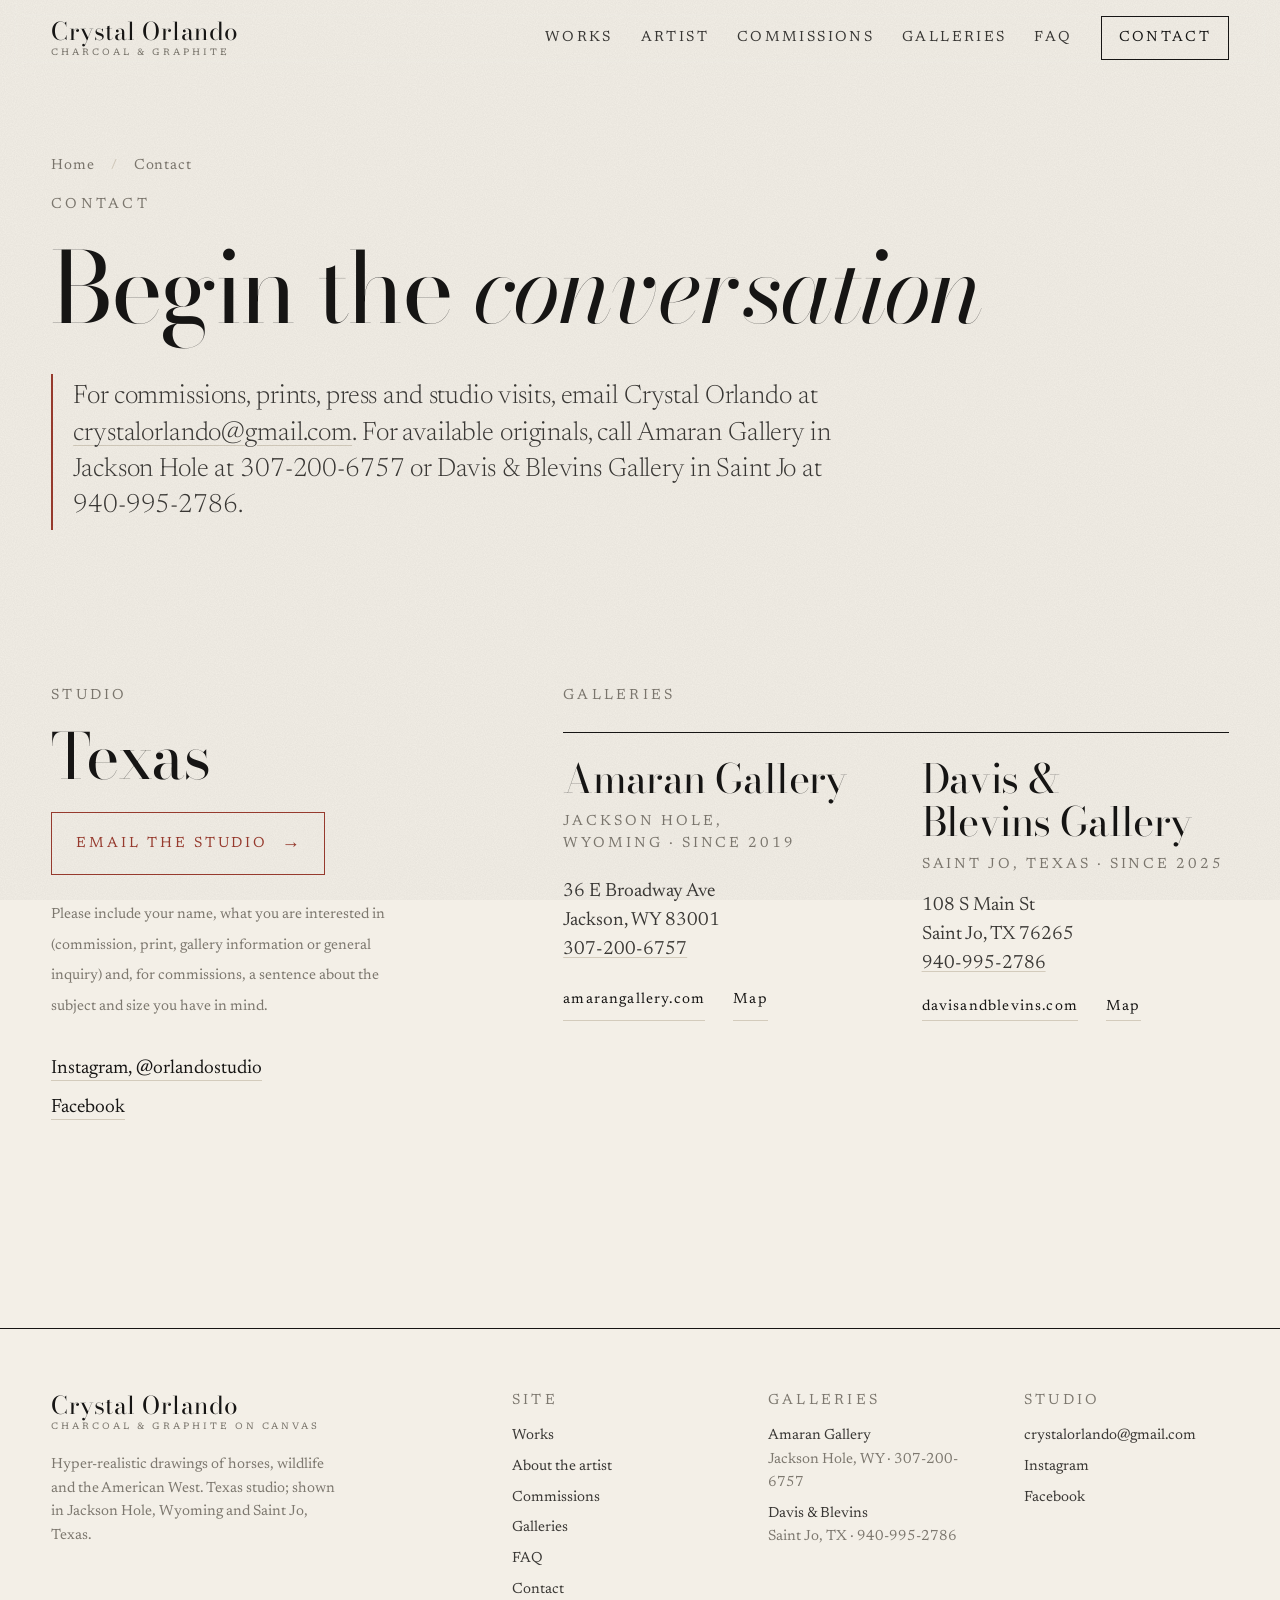
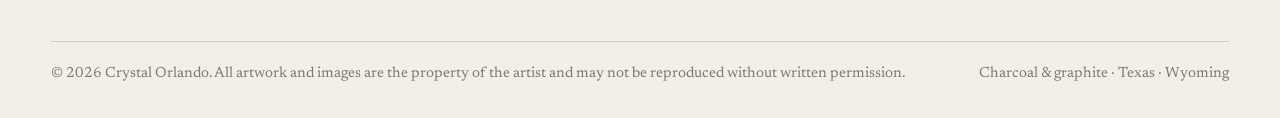
<file: contact/index.html>
<!DOCTYPE html>
<html lang="en">
<head>
<meta charset="utf-8">
<meta name="viewport" content="width=device-width, initial-scale=1">
<title>Contact Crystal Orlando | Commissions, Prints &amp; Gallery Inquiries</title>
<meta name="description" content="Contact charcoal artist Crystal Orlando for commissions, prints and press at crystalorlando@gmail.com, or reach Amaran Gallery (Jackson Hole, WY) and Davis &amp; Blevins Gallery (Saint Jo, TX) for available originals.">
<link rel="canonical" href="https://crystalorlando.com/contact/">
<meta name="robots" content="index, follow, max-image-preview:large, max-snippet:-1">
<meta name="author" content="Crystal Orlando">
<meta name="theme-color" content="#f3efe7">
<meta property="og:type" content="website">
<meta property="og:site_name" content="Crystal Orlando Fine Art">
<meta property="og:locale" content="en_US">
<meta property="og:title" content="Contact Crystal Orlando | Commissions, Prints &amp; Gallery Inquiries">
<meta property="og:description" content="Contact charcoal artist Crystal Orlando for commissions, prints and press at crystalorlando@gmail.com, or reach Amaran Gallery (Jackson Hole, WY) and Davis &amp; Blevins Gallery (Saint Jo, TX) for available originals.">
<meta property="og:url" content="https://crystalorlando.com/contact/">
<meta property="og:image" content="https://crystalorlando.com/assets/img/og-image.jpg">
<meta property="og:image:width" content="1200">
<meta property="og:image:height" content="630">
<meta property="og:image:alt" content="Guardian, a large charcoal drawing of a bald eagle by Crystal Orlando, shown at gallery scale">
<meta name="twitter:card" content="summary_large_image">
<meta name="twitter:title" content="Contact Crystal Orlando | Commissions, Prints &amp; Gallery Inquiries">
<meta name="twitter:description" content="Contact charcoal artist Crystal Orlando for commissions, prints and press at crystalorlando@gmail.com, or reach Amaran Gallery (Jackson Hole, WY) and Davis &amp; Blevins Gallery (Saint Jo, TX) for available originals.">
<meta name="twitter:image" content="https://crystalorlando.com/assets/img/og-image.jpg">
<link rel="icon" href="/assets/favicon.svg" type="image/svg+xml">
<link rel="manifest" href="/site.webmanifest">
<link rel="preconnect" href="https://fonts.googleapis.com">
<link rel="preconnect" href="https://fonts.gstatic.com" crossorigin>
<link rel="stylesheet" href="https://fonts.googleapis.com/css2?family=Bodoni+Moda:ital,opsz,wght@0,6..96,400;0,6..96,500;1,6..96,400&family=Newsreader:ital,opsz,wght@0,6..72,300;0,6..72,400;0,6..72,500;1,6..72,300;1,6..72,400&display=swap">
<link rel="stylesheet" href="/assets/css/site.css">
<script>document.documentElement.classList.add('js')</script>
<script type="application/ld+json">{"@context":"https://schema.org","@graph":[{"@type":"WebSite","@id":"https://crystalorlando.com/#website","url":"https://crystalorlando.com/","name":"Crystal Orlando Fine Art","description":"Charcoal and graphite fine art by Crystal Orlando: horses, North American wildlife and figurative works on canvas.","publisher":{"@id":"https://crystalorlando.com/#artist"},"inLanguage":"en-US"},{"@type":"Person","@id":"https://crystalorlando.com/#artist","name":"Crystal Orlando","alternateName":"Crystal Orlando Fine Art","url":"https://crystalorlando.com/","image":"https://crystalorlando.com/assets/img/og-image.jpg","jobTitle":"Visual Artist","description":"American fine artist drawing hyper-realistic horses, wildlife and figurative subjects in charcoal and graphite, often at large scale on canvas.","knowsAbout":["Charcoal drawing","Graphite drawing","Equine art","Wildlife art","Western art","Hyper-realism"],"homeLocation":{"@type":"Place","address":{"@type":"PostalAddress","addressRegion":"TX","addressCountry":"US"}},"alumniOf":{"@type":"CollegeOrUniversity","name":"North Central Texas College","address":{"@type":"PostalAddress","addressLocality":"Gainesville","addressRegion":"TX","addressCountry":"US"}},"award":["Emerging Artist of the Year 2013, Art Galleries and Artists of the South Magazine","Artist of the Year 2024, Cowgirl Artists of America"],"email":"mailto:crystalorlando@gmail.com","sameAs":["https://www.instagram.com/orlandostudio/","https://www.facebook.com/crystalorlandoartist/","https://faso.com/artists/crystalorlando.html","https://www.artrenewal.org/16thARCSalon/artist/crystal-orlando/29892"]},{"@type":"BreadcrumbList","itemListElement":[{"@type":"ListItem","position":1,"name":"Home","item":"https://crystalorlando.com/"},{"@type":"ListItem","position":2,"name":"Contact","item":"https://crystalorlando.com/contact/"}]},{"@type":"ContactPage","@id":"https://crystalorlando.com/contact/#webpage","url":"https://crystalorlando.com/contact/","name":"Contact Crystal Orlando","isPartOf":{"@id":"https://crystalorlando.com/#website"},"about":{"@id":"https://crystalorlando.com/#artist"},"dateModified":"2026-09-04","inLanguage":"en-US"},{"@type":"ArtGallery","@id":"https://crystalorlando.com/galleries/#amaran","name":"Amaran Gallery","url":"https://amarangallery.com","telephone":"+1-307-200-6757","address":{"@type":"PostalAddress","streetAddress":"36 E Broadway Ave","addressLocality":"Jackson","addressRegion":"WY","postalCode":"83001","addressCountry":"US"}},{"@type":"ArtGallery","@id":"https://crystalorlando.com/galleries/#davis-blevins","name":"Davis & Blevins Gallery","url":"https://davisandblevins.com","telephone":"+1-940-995-2786","address":{"@type":"PostalAddress","streetAddress":"108 S Main St","addressLocality":"Saint Jo","addressRegion":"TX","postalCode":"76265","addressCountry":"US"}}]}</script>
</head>
<body>
<a class="skip" href="#main">Skip to content</a>
<header class="site-header">
  <div class="wrap">
    <a class="wordmark" href="/" aria-label="Crystal Orlando, home">Crystal Orlando<small>Charcoal &amp; Graphite</small></a>
    <nav class="site-nav" aria-label="Primary"><a href="/works/">Works</a><a href="/about/">Artist</a><a href="/commissions/">Commissions</a><a href="/galleries/">Galleries</a><a href="/faq/">FAQ</a><a class="nav-cta" href="/contact/">Contact</a></nav>
  </div>
</header>
<main id="main">

<section class="page-head"><div class="wrap">
  <ol class="crumbs" aria-label="Breadcrumb"><li><a href="/">Home</a></li><li aria-current="page">Contact</li></ol>
  <p class="label">Contact</p>
  <h1>Begin the <em>conversation</em></h1>
  <p class="lede answer-box">For commissions, prints, press and studio visits, email Crystal Orlando at <a href="mailto:crystalorlando@gmail.com">crystalorlando@gmail.com</a>. For available originals, call Amaran Gallery in Jackson Hole at 307-200-6757 or Davis &amp; Blevins Gallery in Saint Jo at 940-995-2786.</p>
</div></section>
<section class="section--tight"><div class="wrap split">
  <div class="split__aside reveal"><div class="sticky"><p class="label">Studio</p><h2 class="display">Texas</h2>
    <p style="margin-top:1.5rem"><a class="btn btn--ember" href="mailto:crystalorlando@gmail.com?subject=Inquiry">Email the studio</a></p>
    <p class="muted" style="margin-top:1.5rem"><small>Please include your name, what you are interested in (commission, print, gallery information or general inquiry) and, for commissions, a sentence about the subject and size you have in mind.</small></p>
    <ul style="list-style:none;padding:0;margin:2rem 0 0;display:grid;gap:.5rem"><li><a class="textlink" href="https://www.instagram.com/orlandostudio/" rel="me noopener">Instagram, @orlandostudio</a></li><li><a class="textlink" href="https://www.facebook.com/crystalorlandoartist/" rel="me noopener">Facebook</a></li></ul>
  </div></div>
  <div class="split__main reveal" data-delay="1">
    <p class="label" style="margin-bottom:1.5rem">Galleries</p>
    
<div class="galleries">
  <article class="gallery-card" id="amaran">
    <h3>Amaran Gallery<span>Jackson Hole, Wyoming · since 2019</span></h3>
    <address>36 E Broadway Ave<br>Jackson, WY 83001<br><a href="tel:+13072006757">307-200-6757</a></address>
    <div class="links"><a class="textlink" href="https://amarangallery.com" rel="noopener">amarangallery.com</a><a class="textlink" href="https://www.google.com/maps/search/?api=1&amp;query=Amaran+Gallery+36+E+Broadway+Ave+Jackson+WY+83001" rel="noopener">Map</a></div>
  </article>
  <article class="gallery-card" id="davis-blevins">
    <h3>Davis &amp; Blevins Gallery<span>Saint Jo, Texas · since 2025</span></h3>
    <address>108 S Main St<br>Saint Jo, TX 76265<br><a href="tel:+19409952786">940-995-2786</a></address>
    <div class="links"><a class="textlink" href="https://davisandblevins.com" rel="noopener">davisandblevins.com</a><a class="textlink" href="https://www.google.com/maps/search/?api=1&amp;query=Davis+%26+Blevins+Gallery+108+S+Main+St+Saint+Jo+TX" rel="noopener">Map</a></div>
  </article>
</div>
  </div>
</div></section>

</main>
<footer class="site-footer">
  <div class="wrap">
    <div class="footer__grid">
      <div class="footer__brand">
        <a class="wordmark" href="/">Crystal Orlando<small>Charcoal &amp; Graphite on Canvas</small></a>
        <p>Hyper-realistic drawings of horses, wildlife and the American West. Texas studio; shown in Jackson Hole, Wyoming and Saint Jo, Texas.</p>
      </div>
      <nav aria-labelledby="f-site"><h2 id="f-site">Site</h2>
        <ul><li><a href="/works/">Works</a></li><li><a href="/about/">About the artist</a></li><li><a href="/commissions/">Commissions</a></li><li><a href="/galleries/">Galleries</a></li><li><a href="/faq/">FAQ</a></li><li><a href="/contact/">Contact</a></li></ul>
      </nav>
      <div><h2>Galleries</h2>
        <ul><li><a href="https://amarangallery.com" rel="noopener">Amaran Gallery</a><br><span class="muted">Jackson Hole, WY · <a href="tel:+13072006757">307-200-6757</a></span></li>
        <li><a href="https://davisandblevins.com" rel="noopener">Davis &amp; Blevins</a><br><span class="muted">Saint Jo, TX · <a href="tel:+19409952786">940-995-2786</a></span></li></ul>
      </div>
      <div><h2>Studio</h2>
        <ul><li><a href="mailto:crystalorlando@gmail.com">crystalorlando@gmail.com</a></li><li><a href="https://www.instagram.com/orlandostudio/" rel="me noopener">Instagram</a></li><li><a href="https://www.facebook.com/crystalorlandoartist/" rel="me noopener">Facebook</a></li></ul>
      </div>
    </div>
    <div class="footer__bottom">
      <span>© 2026 Crystal Orlando. All artwork and images are the property of the artist and may not be reproduced without written permission.</span>
      <span>Charcoal &amp; graphite · Texas · Wyoming</span>
    </div>
  </div>
</footer>
<script src="/assets/js/site.js" defer></script>
</body>
</html>
</file>
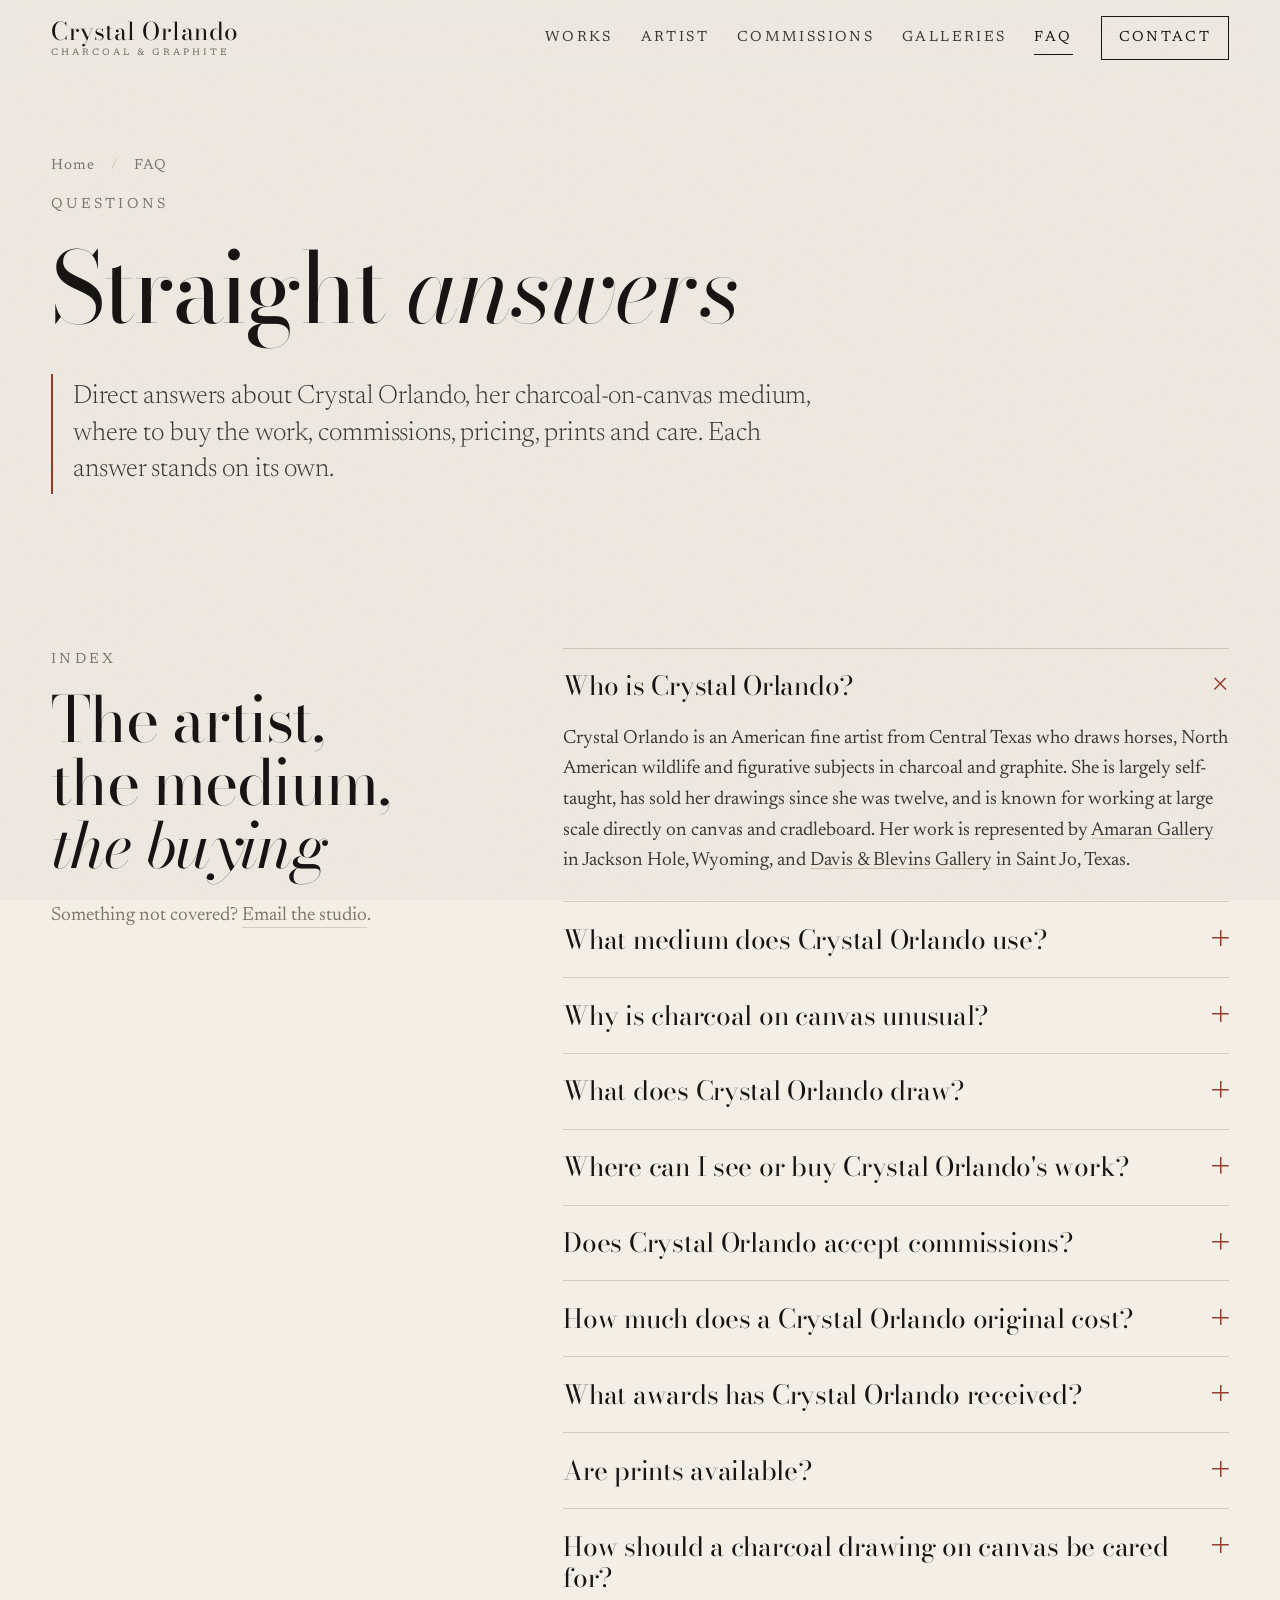
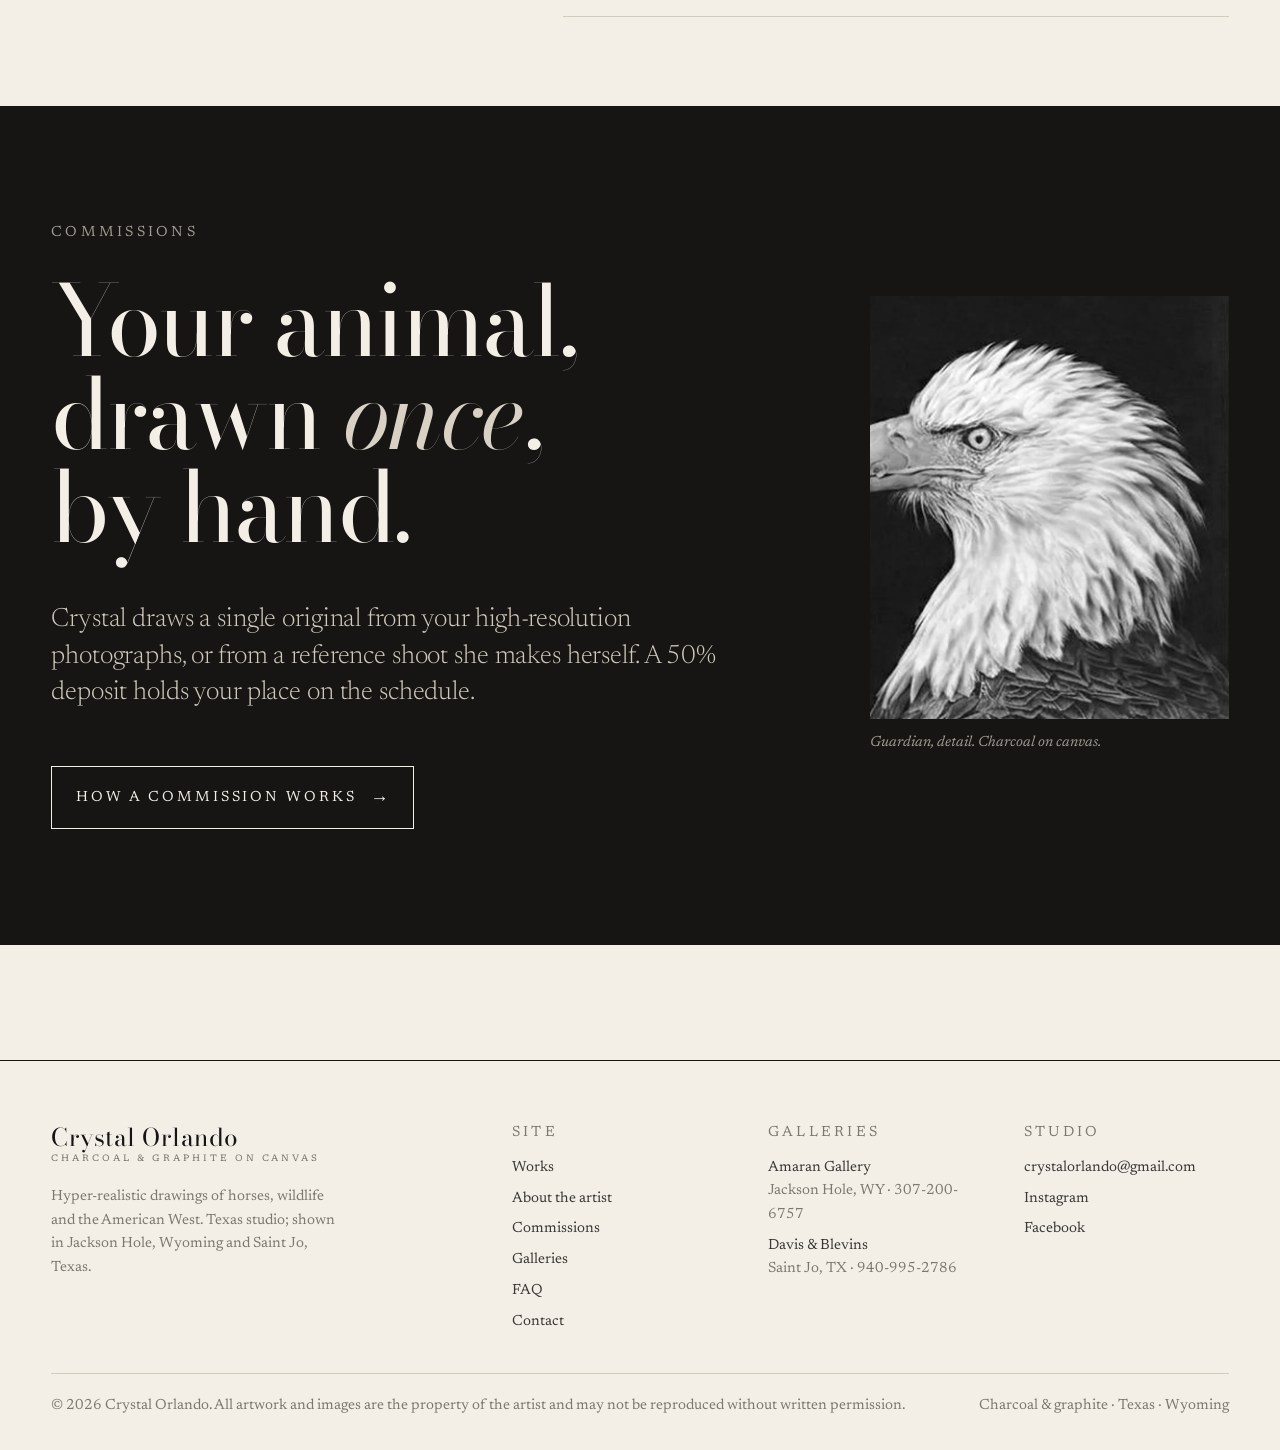
<file: faq/index.html>
<!DOCTYPE html>
<html lang="en">
<head>
<meta charset="utf-8">
<meta name="viewport" content="width=device-width, initial-scale=1">
<title>FAQ | Crystal Orlando, Charcoal Artist: Medium, Buying, Commissions</title>
<meta name="description" content="Answers about Crystal Orlando: who she is, why she draws charcoal on canvas, what she draws, where to buy originals and prints, commission terms, pricing and how to care for a charcoal drawing.">
<link rel="canonical" href="https://crystalorlando.com/faq/">
<meta name="robots" content="index, follow, max-image-preview:large, max-snippet:-1">
<meta name="author" content="Crystal Orlando">
<meta name="theme-color" content="#f3efe7">
<meta property="og:type" content="website">
<meta property="og:site_name" content="Crystal Orlando Fine Art">
<meta property="og:locale" content="en_US">
<meta property="og:title" content="FAQ | Crystal Orlando, Charcoal Artist: Medium, Buying, Commissions">
<meta property="og:description" content="Answers about Crystal Orlando: who she is, why she draws charcoal on canvas, what she draws, where to buy originals and prints, commission terms, pricing and how to care for a charcoal drawing.">
<meta property="og:url" content="https://crystalorlando.com/faq/">
<meta property="og:image" content="https://crystalorlando.com/assets/img/og-image.jpg">
<meta property="og:image:width" content="1200">
<meta property="og:image:height" content="630">
<meta property="og:image:alt" content="Guardian, a large charcoal drawing of a bald eagle by Crystal Orlando, shown at gallery scale">
<meta name="twitter:card" content="summary_large_image">
<meta name="twitter:title" content="FAQ | Crystal Orlando, Charcoal Artist: Medium, Buying, Commissions">
<meta name="twitter:description" content="Answers about Crystal Orlando: who she is, why she draws charcoal on canvas, what she draws, where to buy originals and prints, commission terms, pricing and how to care for a charcoal drawing.">
<meta name="twitter:image" content="https://crystalorlando.com/assets/img/og-image.jpg">
<link rel="icon" href="/assets/favicon.svg" type="image/svg+xml">
<link rel="manifest" href="/site.webmanifest">
<link rel="preconnect" href="https://fonts.googleapis.com">
<link rel="preconnect" href="https://fonts.gstatic.com" crossorigin>
<link rel="stylesheet" href="https://fonts.googleapis.com/css2?family=Bodoni+Moda:ital,opsz,wght@0,6..96,400;0,6..96,500;1,6..96,400&family=Newsreader:ital,opsz,wght@0,6..72,300;0,6..72,400;0,6..72,500;1,6..72,300;1,6..72,400&display=swap">
<link rel="stylesheet" href="/assets/css/site.css">
<script>document.documentElement.classList.add('js')</script>
<script type="application/ld+json">{"@context":"https://schema.org","@graph":[{"@type":"WebSite","@id":"https://crystalorlando.com/#website","url":"https://crystalorlando.com/","name":"Crystal Orlando Fine Art","description":"Charcoal and graphite fine art by Crystal Orlando: horses, North American wildlife and figurative works on canvas.","publisher":{"@id":"https://crystalorlando.com/#artist"},"inLanguage":"en-US"},{"@type":"Person","@id":"https://crystalorlando.com/#artist","name":"Crystal Orlando","alternateName":"Crystal Orlando Fine Art","url":"https://crystalorlando.com/","image":"https://crystalorlando.com/assets/img/og-image.jpg","jobTitle":"Visual Artist","description":"American fine artist drawing hyper-realistic horses, wildlife and figurative subjects in charcoal and graphite, often at large scale on canvas.","knowsAbout":["Charcoal drawing","Graphite drawing","Equine art","Wildlife art","Western art","Hyper-realism"],"homeLocation":{"@type":"Place","address":{"@type":"PostalAddress","addressRegion":"TX","addressCountry":"US"}},"alumniOf":{"@type":"CollegeOrUniversity","name":"North Central Texas College","address":{"@type":"PostalAddress","addressLocality":"Gainesville","addressRegion":"TX","addressCountry":"US"}},"award":["Emerging Artist of the Year 2013, Art Galleries and Artists of the South Magazine","Artist of the Year 2024, Cowgirl Artists of America"],"email":"mailto:crystalorlando@gmail.com","sameAs":["https://www.instagram.com/orlandostudio/","https://www.facebook.com/crystalorlandoartist/","https://faso.com/artists/crystalorlando.html","https://www.artrenewal.org/16thARCSalon/artist/crystal-orlando/29892"]},{"@type":"BreadcrumbList","itemListElement":[{"@type":"ListItem","position":1,"name":"Home","item":"https://crystalorlando.com/"},{"@type":"ListItem","position":2,"name":"FAQ","item":"https://crystalorlando.com/faq/"}]},{"@type":"WebPage","@id":"https://crystalorlando.com/faq/#webpage","url":"https://crystalorlando.com/faq/","name":"Crystal Orlando FAQ","isPartOf":{"@id":"https://crystalorlando.com/#website"},"about":{"@id":"https://crystalorlando.com/#artist"},"dateModified":"2026-09-04","inLanguage":"en-US"},{"@type":"FAQPage","mainEntity":[{"@type":"Question","name":"Who is Crystal Orlando?","acceptedAnswer":{"@type":"Answer","text":"Crystal Orlando is an American fine artist from Central Texas who draws horses, North American wildlife and figurative subjects in charcoal and graphite. She is largely self-taught, has sold her drawings since she was twelve, and is known for working at large scale directly on canvas and cradleboard. Her work is represented by Amaran Gallery in Jackson Hole, Wyoming, and Davis & Blevins Gallery in Saint Jo, Texas."}},{"@type":"Question","name":"What medium does Crystal Orlando use?","acceptedAnswer":{"@type":"Answer","text":"Charcoal and graphite. Her signature technique combines powdered graphite with charcoal: graphite alone turns shiny at its darkest tones, and charcoal restores depth to those blacks. Since 2018 she has drawn large works directly on canvas and cradleboard rather than paper, so the pieces can hang unglazed at gallery scale."}},{"@type":"Question","name":"Why is charcoal on canvas unusual?","acceptedAnswer":{"@type":"Answer","text":"Charcoal is traditionally drawn on paper and framed under glass. Drawing it on primed canvas at wall scale is rare because there is almost no margin for error: charcoal cannot be painted over, and a serious mistake usually means starting the piece again. Orlando taught herself the method without a precedent to follow."}},{"@type":"Question","name":"What does Crystal Orlando draw?","acceptedAnswer":{"@type":"Answer","text":"Horses above all, then North American wildlife such as bison, grizzly bears, bald eagles and elk, and occasional figurative or classical studies. Most compositions show animals in motion, moving forward and out of the frame."}},{"@type":"Question","name":"Where can I see or buy Crystal Orlando's work?","acceptedAnswer":{"@type":"Answer","text":"In person at Amaran Gallery, 36 E Broadway Ave, Jackson, Wyoming (307-200-6757) and at Davis & Blevins Gallery, 108 S Main St, Saint Jo, Texas (940-995-2786). For commissions and studio inquiries, email crystalorlando@gmail.com."}},{"@type":"Question","name":"Does Crystal Orlando accept commissions?","acceptedAnswer":{"@type":"Answer","text":"Yes. She draws original commissions of horses, dogs, wildlife and other subjects from the client's high-resolution photographs, or from a reference shoot she makes herself (travel is billed separately). A 50% non-refundable deposit reserves a place on her schedule; the balance is due on completion. Timelines depend on size and the current queue and are confirmed before the deposit."}},{"@type":"Question","name":"How much does a Crystal Orlando original cost?","acceptedAnswer":{"@type":"Answer","text":"Prices depend on size, surface and complexity, and are quoted by the artist or her galleries for each piece. Small studies on paper are the most accessible entry point; large charcoal-on-canvas works are priced as gallery-scale originals. Contact the studio or either gallery for current availability and pricing."}},{"@type":"Question","name":"What awards has Crystal Orlando received?","acceptedAnswer":{"@type":"Answer","text":"She was named Emerging Artist of the Year in 2013 by Art Galleries and Artists of the South Magazine and Artist of the Year in 2024 by Cowgirl Artists of America. She has been recognised by the Desert Caballeros Western Museum and the Lady Bird Johnson Wildflower Center at the University of Texas, and has exhibited with the Art Renewal Center's international ARC Salon."}},{"@type":"Question","name":"Are prints available?","acceptedAnswer":{"@type":"Answer","text":"Yes. Fine art prints of selected wildlife drawings have been sold through the National Museum of Wildlife Art in Jackson, Wyoming, and can be requested from the studio. Originals remain one of a kind."}},{"@type":"Question","name":"How should a charcoal drawing on canvas be cared for?","acceptedAnswer":{"@type":"Answer","text":"Hang it out of direct sunlight and away from humidity swings, and never touch or wipe the surface. The works are fixed by the artist and do not need glass; if you prefer glazing, use a spacer so the glass never rests on the drawing. Dust the frame, not the drawing."}}]}]}</script>
</head>
<body>
<a class="skip" href="#main">Skip to content</a>
<header class="site-header">
  <div class="wrap">
    <a class="wordmark" href="/" aria-label="Crystal Orlando, home">Crystal Orlando<small>Charcoal &amp; Graphite</small></a>
    <nav class="site-nav" aria-label="Primary"><a href="/works/">Works</a><a href="/about/">Artist</a><a href="/commissions/">Commissions</a><a href="/galleries/">Galleries</a><a href="/faq/">FAQ</a><a class="nav-cta" href="/contact/">Contact</a></nav>
  </div>
</header>
<main id="main">

<section class="page-head"><div class="wrap">
  <ol class="crumbs" aria-label="Breadcrumb"><li><a href="/">Home</a></li><li aria-current="page">FAQ</li></ol>
  <p class="label">Questions</p>
  <h1>Straight <em>answers</em></h1>
  <p class="lede answer-box">Direct answers about Crystal Orlando, her charcoal-on-canvas medium, where to buy the work, commissions, pricing, prints and care. Each answer stands on its own.</p>
</div></section>
<section class="section--tight"><div class="wrap split">
  <div class="split__aside reveal"><div class="sticky"><p class="label">Index</p><h2 class="display">The artist, the medium, <em>the buying</em></h2><p class="muted" style="margin-top:1.5rem">Something not covered? <a class="textlink" href="mailto:crystalorlando@gmail.com">Email the studio</a>.</p></div></div>
  <div class="split__main reveal" data-delay="1"><div class="faq">
<details open><summary>Who is Crystal Orlando?</summary><div class="answer"><p>Crystal Orlando is an American fine artist from Central Texas who draws horses, North American wildlife and figurative subjects in charcoal and graphite. She is largely self-taught, has sold her drawings since she was twelve, and is known for working at large scale directly on canvas and cradleboard. Her work is represented by <a href="/galleries/#amaran">Amaran Gallery</a> in Jackson Hole, Wyoming, and <a href="/galleries/#davis-blevins">Davis &amp; Blevins Gallery</a> in Saint Jo, Texas.</p></div></details>
<details><summary>What medium does Crystal Orlando use?</summary><div class="answer"><p>Charcoal and graphite. Her signature technique combines powdered graphite with charcoal: graphite alone turns shiny at its darkest tones, and charcoal restores depth to those blacks. Since 2018 she has drawn large works directly on canvas and cradleboard rather than paper, so the pieces can hang unglazed at gallery scale.</p></div></details>
<details><summary>Why is charcoal on canvas unusual?</summary><div class="answer"><p>Charcoal is traditionally drawn on paper and framed under glass. Drawing it on primed canvas at wall scale is rare because there is almost no margin for error: charcoal cannot be painted over, and a serious mistake usually means starting the piece again. Orlando taught herself the method without a precedent to follow.</p></div></details>
<details><summary>What does Crystal Orlando draw?</summary><div class="answer"><p>Horses above all, then North American wildlife such as bison, grizzly bears, bald eagles and elk, and occasional figurative or classical studies. Most compositions show animals in motion, moving forward and out of the frame.</p></div></details>
<details><summary>Where can I see or buy Crystal Orlando's work?</summary><div class="answer"><p>In person at Amaran Gallery, 36 E Broadway Ave, Jackson, Wyoming (<a href="tel:+13072006757">307-200-6757</a>) and at Davis &amp; Blevins Gallery, 108 S Main St, Saint Jo, Texas (<a href="tel:+19409952786">940-995-2786</a>). For commissions and studio inquiries, email <a href="mailto:crystalorlando@gmail.com">crystalorlando@gmail.com</a>.</p></div></details>
<details><summary>Does Crystal Orlando accept commissions?</summary><div class="answer"><p>Yes. She draws original commissions of horses, dogs, wildlife and other subjects from the client's high-resolution photographs, or from a reference shoot she makes herself (travel is billed separately). A 50% non-refundable deposit reserves a place on her schedule; the balance is due on completion. Timelines depend on size and the current queue and are confirmed before the deposit. See <a href="/commissions/">how a commission works</a>.</p></div></details>
<details><summary>How much does a Crystal Orlando original cost?</summary><div class="answer"><p>Prices depend on size, surface and complexity, and are quoted by the artist or her galleries for each piece. Small studies on paper are the most accessible entry point; large charcoal-on-canvas works are priced as gallery-scale originals. <a href="/contact/">Contact the studio</a> or either gallery for current availability and pricing.</p></div></details>
<details><summary>What awards has Crystal Orlando received?</summary><div class="answer"><p>She was named Emerging Artist of the Year in 2013 by Art Galleries and Artists of the South Magazine and Artist of the Year in 2024 by Cowgirl Artists of America. She has been recognised by the Desert Caballeros Western Museum and the Lady Bird Johnson Wildflower Center at the University of Texas, and has exhibited with the Art Renewal Center's international ARC Salon.</p></div></details>
<details><summary>Are prints available?</summary><div class="answer"><p>Yes. Fine art prints of selected wildlife drawings have been sold through the National Museum of Wildlife Art in Jackson, Wyoming, and can be requested from the studio at <a href="mailto:crystalorlando@gmail.com">crystalorlando@gmail.com</a>. Originals remain one of a kind.</p></div></details>
<details><summary>How should a charcoal drawing on canvas be cared for?</summary><div class="answer"><p>Hang it out of direct sunlight and away from humidity swings, and never touch or wipe the surface. The works are fixed by the artist and do not need glass; if you prefer glazing, use a spacer so the glass never rests on the drawing. Dust the frame, not the drawing.</p></div></details>
</div></div>
</div></section>

<section class="band" aria-labelledby="cta-h">
  <div class="wrap band__grid">
    <div class="band__text reveal">
      <p class="label">Commissions</p>
      <h2 id="cta-h">Your animal, drawn <em>once</em>, by hand.</h2>
      <p class="lede measure">Crystal draws a single original from your high-resolution photographs, or from a reference shoot she makes herself. A 50% deposit holds your place on the schedule.</p>
      <a class="btn btn--paper" href="/commissions/">How a commission works</a>
    </div>
    <figure class="band__figure reveal" data-delay="1">
      <picture><source type="image/webp" srcset="/assets/img/guardian-detail.webp"><img src="/assets/img/guardian-detail.jpg" width="746" height="880" alt="Detail of Guardian: the eye and beak of a bald eagle rendered in charcoal" loading="lazy" decoding="async"></picture>
      <figcaption>Guardian, detail. Charcoal on canvas.</figcaption>
    </figure>
  </div>
</section>

</main>
<footer class="site-footer">
  <div class="wrap">
    <div class="footer__grid">
      <div class="footer__brand">
        <a class="wordmark" href="/">Crystal Orlando<small>Charcoal &amp; Graphite on Canvas</small></a>
        <p>Hyper-realistic drawings of horses, wildlife and the American West. Texas studio; shown in Jackson Hole, Wyoming and Saint Jo, Texas.</p>
      </div>
      <nav aria-labelledby="f-site"><h2 id="f-site">Site</h2>
        <ul><li><a href="/works/">Works</a></li><li><a href="/about/">About the artist</a></li><li><a href="/commissions/">Commissions</a></li><li><a href="/galleries/">Galleries</a></li><li><a href="/faq/">FAQ</a></li><li><a href="/contact/">Contact</a></li></ul>
      </nav>
      <div><h2>Galleries</h2>
        <ul><li><a href="https://amarangallery.com" rel="noopener">Amaran Gallery</a><br><span class="muted">Jackson Hole, WY · <a href="tel:+13072006757">307-200-6757</a></span></li>
        <li><a href="https://davisandblevins.com" rel="noopener">Davis &amp; Blevins</a><br><span class="muted">Saint Jo, TX · <a href="tel:+19409952786">940-995-2786</a></span></li></ul>
      </div>
      <div><h2>Studio</h2>
        <ul><li><a href="mailto:crystalorlando@gmail.com">crystalorlando@gmail.com</a></li><li><a href="https://www.instagram.com/orlandostudio/" rel="me noopener">Instagram</a></li><li><a href="https://www.facebook.com/crystalorlandoartist/" rel="me noopener">Facebook</a></li></ul>
      </div>
    </div>
    <div class="footer__bottom">
      <span>© 2026 Crystal Orlando. All artwork and images are the property of the artist and may not be reproduced without written permission.</span>
      <span>Charcoal &amp; graphite · Texas · Wyoming</span>
    </div>
  </div>
</footer>
<script src="/assets/js/site.js" defer></script>
</body>
</html>
</file>
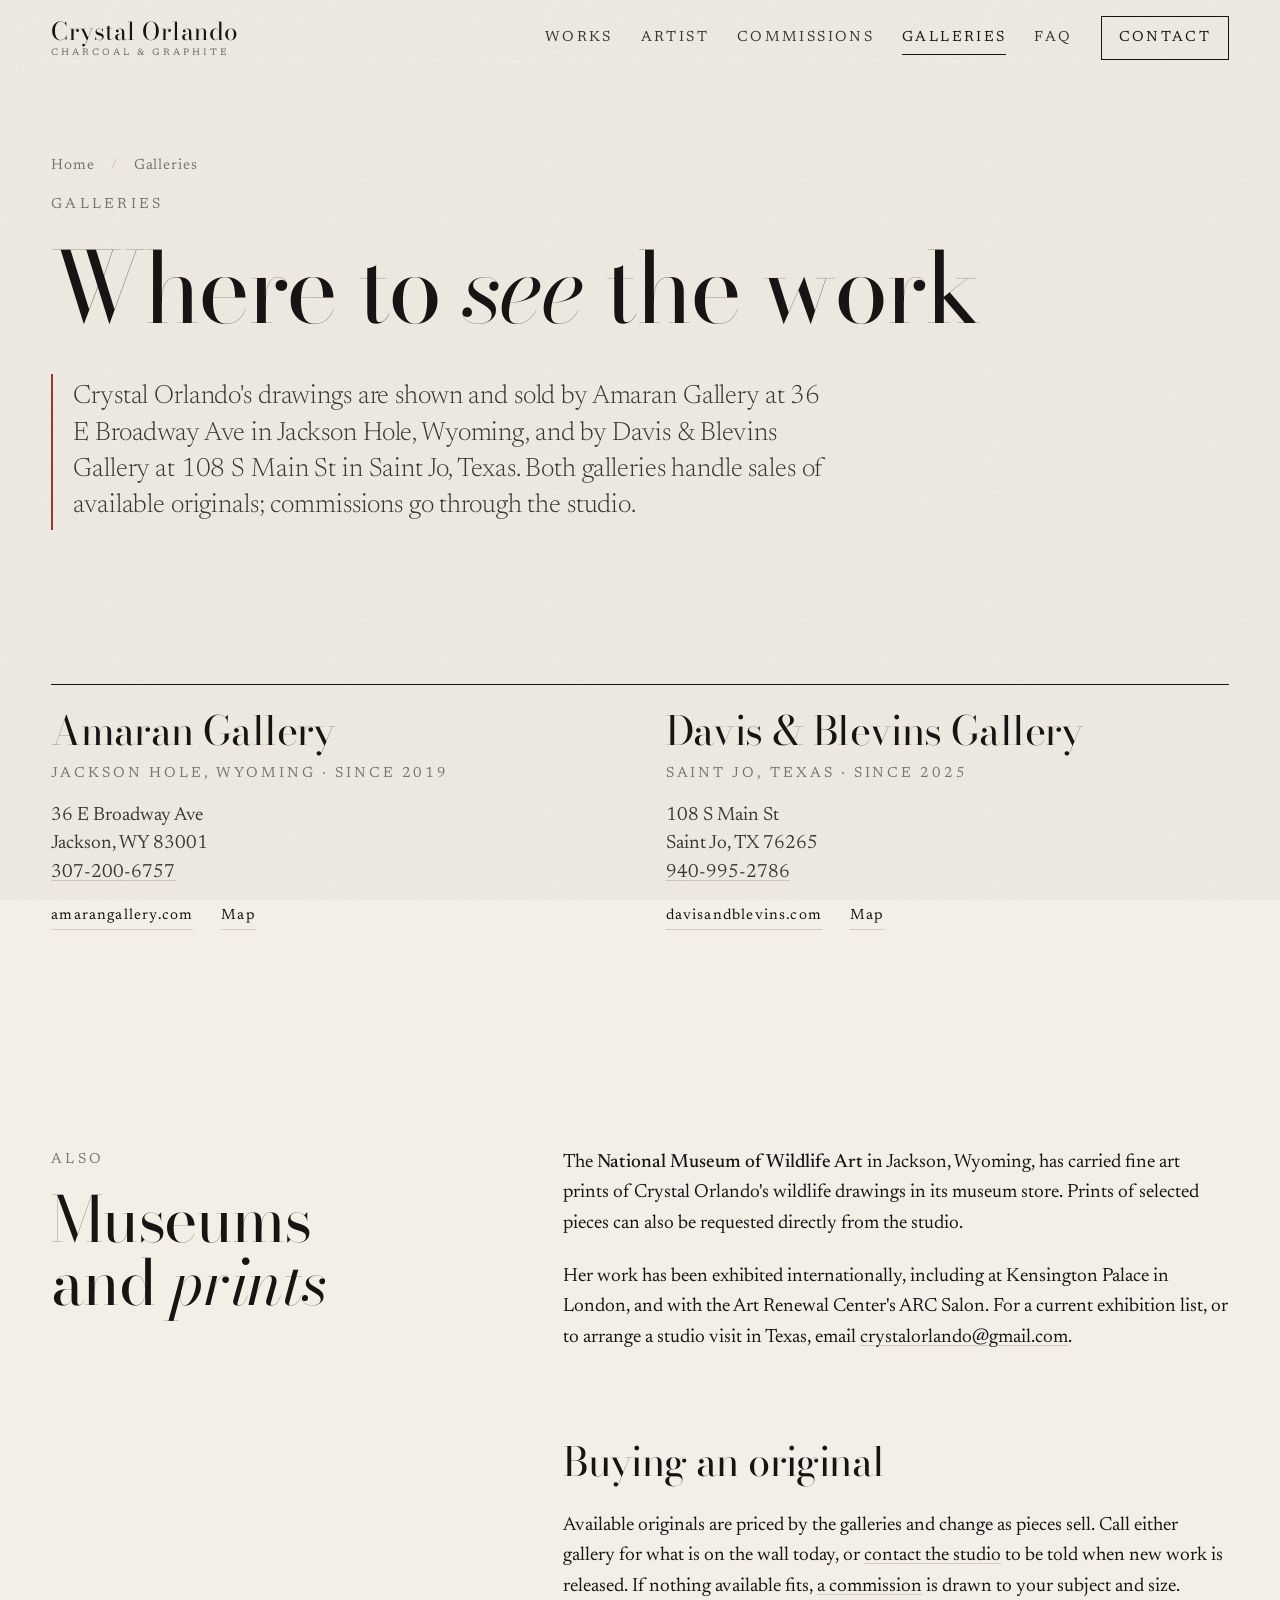
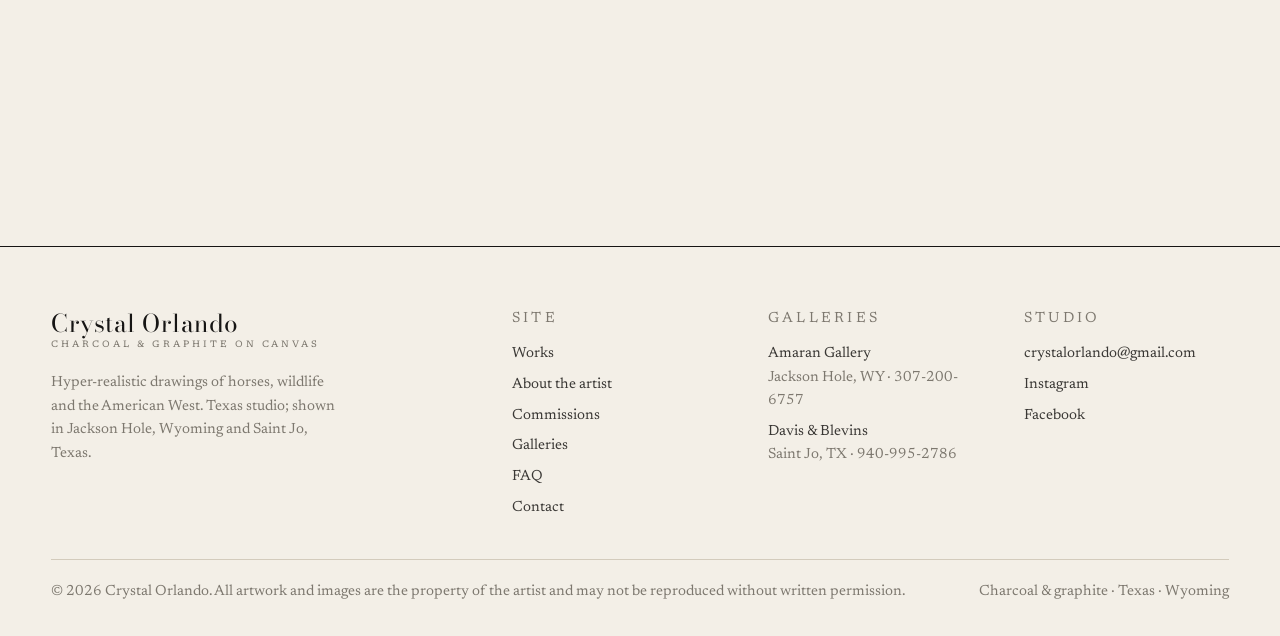
<file: galleries/index.html>
<!DOCTYPE html>
<html lang="en">
<head>
<meta charset="utf-8">
<meta name="viewport" content="width=device-width, initial-scale=1">
<title>Galleries | Where to See &amp; Buy Crystal Orlando&#x27;s Drawings</title>
<meta name="description" content="See Crystal Orlando&#x27;s charcoal drawings at Amaran Gallery, 36 E Broadway Ave, Jackson Hole, WY (307-200-6757) and Davis &amp; Blevins Gallery, 108 S Main St, Saint Jo, TX (940-995-2786). Prints via the National Museum of Wildlife Art.">
<link rel="canonical" href="https://crystalorlando.com/galleries/">
<meta name="robots" content="index, follow, max-image-preview:large, max-snippet:-1">
<meta name="author" content="Crystal Orlando">
<meta name="theme-color" content="#f3efe7">
<meta property="og:type" content="website">
<meta property="og:site_name" content="Crystal Orlando Fine Art">
<meta property="og:locale" content="en_US">
<meta property="og:title" content="Galleries | Where to See &amp; Buy Crystal Orlando&#x27;s Drawings">
<meta property="og:description" content="See Crystal Orlando&#x27;s charcoal drawings at Amaran Gallery, 36 E Broadway Ave, Jackson Hole, WY (307-200-6757) and Davis &amp; Blevins Gallery, 108 S Main St, Saint Jo, TX (940-995-2786). Prints via the National Museum of Wildlife Art.">
<meta property="og:url" content="https://crystalorlando.com/galleries/">
<meta property="og:image" content="https://crystalorlando.com/assets/img/og-image.jpg">
<meta property="og:image:width" content="1200">
<meta property="og:image:height" content="630">
<meta property="og:image:alt" content="Guardian, a large charcoal drawing of a bald eagle by Crystal Orlando, shown at gallery scale">
<meta name="twitter:card" content="summary_large_image">
<meta name="twitter:title" content="Galleries | Where to See &amp; Buy Crystal Orlando&#x27;s Drawings">
<meta name="twitter:description" content="See Crystal Orlando&#x27;s charcoal drawings at Amaran Gallery, 36 E Broadway Ave, Jackson Hole, WY (307-200-6757) and Davis &amp; Blevins Gallery, 108 S Main St, Saint Jo, TX (940-995-2786). Prints via the National Museum of Wildlife Art.">
<meta name="twitter:image" content="https://crystalorlando.com/assets/img/og-image.jpg">
<link rel="icon" href="/assets/favicon.svg" type="image/svg+xml">
<link rel="manifest" href="/site.webmanifest">
<link rel="preconnect" href="https://fonts.googleapis.com">
<link rel="preconnect" href="https://fonts.gstatic.com" crossorigin>
<link rel="stylesheet" href="https://fonts.googleapis.com/css2?family=Bodoni+Moda:ital,opsz,wght@0,6..96,400;0,6..96,500;1,6..96,400&family=Newsreader:ital,opsz,wght@0,6..72,300;0,6..72,400;0,6..72,500;1,6..72,300;1,6..72,400&display=swap">
<link rel="stylesheet" href="/assets/css/site.css">
<script>document.documentElement.classList.add('js')</script>
<script type="application/ld+json">{"@context":"https://schema.org","@graph":[{"@type":"WebSite","@id":"https://crystalorlando.com/#website","url":"https://crystalorlando.com/","name":"Crystal Orlando Fine Art","description":"Charcoal and graphite fine art by Crystal Orlando: horses, North American wildlife and figurative works on canvas.","publisher":{"@id":"https://crystalorlando.com/#artist"},"inLanguage":"en-US"},{"@type":"Person","@id":"https://crystalorlando.com/#artist","name":"Crystal Orlando","alternateName":"Crystal Orlando Fine Art","url":"https://crystalorlando.com/","image":"https://crystalorlando.com/assets/img/og-image.jpg","jobTitle":"Visual Artist","description":"American fine artist drawing hyper-realistic horses, wildlife and figurative subjects in charcoal and graphite, often at large scale on canvas.","knowsAbout":["Charcoal drawing","Graphite drawing","Equine art","Wildlife art","Western art","Hyper-realism"],"homeLocation":{"@type":"Place","address":{"@type":"PostalAddress","addressRegion":"TX","addressCountry":"US"}},"alumniOf":{"@type":"CollegeOrUniversity","name":"North Central Texas College","address":{"@type":"PostalAddress","addressLocality":"Gainesville","addressRegion":"TX","addressCountry":"US"}},"award":["Emerging Artist of the Year 2013, Art Galleries and Artists of the South Magazine","Artist of the Year 2024, Cowgirl Artists of America"],"email":"mailto:crystalorlando@gmail.com","sameAs":["https://www.instagram.com/orlandostudio/","https://www.facebook.com/crystalorlandoartist/","https://faso.com/artists/crystalorlando.html","https://www.artrenewal.org/16thARCSalon/artist/crystal-orlando/29892"]},{"@type":"BreadcrumbList","itemListElement":[{"@type":"ListItem","position":1,"name":"Home","item":"https://crystalorlando.com/"},{"@type":"ListItem","position":2,"name":"Galleries","item":"https://crystalorlando.com/galleries/"}]},{"@type":"WebPage","@id":"https://crystalorlando.com/galleries/#webpage","url":"https://crystalorlando.com/galleries/","name":"Galleries representing Crystal Orlando","isPartOf":{"@id":"https://crystalorlando.com/#website"},"about":{"@id":"https://crystalorlando.com/#artist"},"dateModified":"2026-09-04","inLanguage":"en-US"},{"@type":"ArtGallery","@id":"https://crystalorlando.com/galleries/#amaran","name":"Amaran Gallery","url":"https://amarangallery.com","telephone":"+1-307-200-6757","address":{"@type":"PostalAddress","streetAddress":"36 E Broadway Ave","addressLocality":"Jackson","addressRegion":"WY","postalCode":"83001","addressCountry":"US"}},{"@type":"ArtGallery","@id":"https://crystalorlando.com/galleries/#davis-blevins","name":"Davis & Blevins Gallery","url":"https://davisandblevins.com","telephone":"+1-940-995-2786","address":{"@type":"PostalAddress","streetAddress":"108 S Main St","addressLocality":"Saint Jo","addressRegion":"TX","postalCode":"76265","addressCountry":"US"}}]}</script>
</head>
<body>
<a class="skip" href="#main">Skip to content</a>
<header class="site-header">
  <div class="wrap">
    <a class="wordmark" href="/" aria-label="Crystal Orlando, home">Crystal Orlando<small>Charcoal &amp; Graphite</small></a>
    <nav class="site-nav" aria-label="Primary"><a href="/works/">Works</a><a href="/about/">Artist</a><a href="/commissions/">Commissions</a><a href="/galleries/">Galleries</a><a href="/faq/">FAQ</a><a class="nav-cta" href="/contact/">Contact</a></nav>
  </div>
</header>
<main id="main">

<section class="page-head"><div class="wrap">
  <ol class="crumbs" aria-label="Breadcrumb"><li><a href="/">Home</a></li><li aria-current="page">Galleries</li></ol>
  <p class="label">Galleries</p>
  <h1>Where to <em>see</em> the work</h1>
  <p class="lede answer-box">Crystal Orlando's drawings are shown and sold by Amaran Gallery at 36 E Broadway Ave in Jackson Hole, Wyoming, and by Davis &amp; Blevins Gallery at 108 S Main St in Saint Jo, Texas. Both galleries handle sales of available originals; commissions go through the studio.</p>
</div></section>
<section class="section--tight"><div class="wrap reveal">
<div class="galleries">
  <article class="gallery-card" id="amaran">
    <h3>Amaran Gallery<span>Jackson Hole, Wyoming · since 2019</span></h3>
    <address>36 E Broadway Ave<br>Jackson, WY 83001<br><a href="tel:+13072006757">307-200-6757</a></address>
    <div class="links"><a class="textlink" href="https://amarangallery.com" rel="noopener">amarangallery.com</a><a class="textlink" href="https://www.google.com/maps/search/?api=1&amp;query=Amaran+Gallery+36+E+Broadway+Ave+Jackson+WY+83001" rel="noopener">Map</a></div>
  </article>
  <article class="gallery-card" id="davis-blevins">
    <h3>Davis &amp; Blevins Gallery<span>Saint Jo, Texas · since 2025</span></h3>
    <address>108 S Main St<br>Saint Jo, TX 76265<br><a href="tel:+19409952786">940-995-2786</a></address>
    <div class="links"><a class="textlink" href="https://davisandblevins.com" rel="noopener">davisandblevins.com</a><a class="textlink" href="https://www.google.com/maps/search/?api=1&amp;query=Davis+%26+Blevins+Gallery+108+S+Main+St+Saint+Jo+TX" rel="noopener">Map</a></div>
  </article>
</div></div></section>
<section class="section"><div class="wrap split">
  <div class="split__aside reveal"><div class="sticky"><p class="label">Also</p><h2 class="display">Museums and <em>prints</em></h2></div></div>
  <div class="split__main prose reveal" data-delay="1">
    <p>The <strong>National Museum of Wildlife Art</strong> in Jackson, Wyoming, has carried fine art prints of Crystal Orlando's wildlife drawings in its museum store. Prints of selected pieces can also be requested directly from the studio.</p>
    <p>Her work has been exhibited internationally, including at Kensington Palace in London, and with the Art Renewal Center's ARC Salon. For a current exhibition list, or to arrange a studio visit in Texas, email <a href="mailto:crystalorlando@gmail.com">crystalorlando@gmail.com</a>.</p>
    <h3>Buying an original</h3>
    <p>Available originals are priced by the galleries and change as pieces sell. Call either gallery for what is on the wall today, or <a href="/contact/">contact the studio</a> to be told when new work is released. If nothing available fits, <a href="/commissions/">a commission</a> is drawn to your subject and size.</p>
  </div>
</div></section>

</main>
<footer class="site-footer">
  <div class="wrap">
    <div class="footer__grid">
      <div class="footer__brand">
        <a class="wordmark" href="/">Crystal Orlando<small>Charcoal &amp; Graphite on Canvas</small></a>
        <p>Hyper-realistic drawings of horses, wildlife and the American West. Texas studio; shown in Jackson Hole, Wyoming and Saint Jo, Texas.</p>
      </div>
      <nav aria-labelledby="f-site"><h2 id="f-site">Site</h2>
        <ul><li><a href="/works/">Works</a></li><li><a href="/about/">About the artist</a></li><li><a href="/commissions/">Commissions</a></li><li><a href="/galleries/">Galleries</a></li><li><a href="/faq/">FAQ</a></li><li><a href="/contact/">Contact</a></li></ul>
      </nav>
      <div><h2>Galleries</h2>
        <ul><li><a href="https://amarangallery.com" rel="noopener">Amaran Gallery</a><br><span class="muted">Jackson Hole, WY · <a href="tel:+13072006757">307-200-6757</a></span></li>
        <li><a href="https://davisandblevins.com" rel="noopener">Davis &amp; Blevins</a><br><span class="muted">Saint Jo, TX · <a href="tel:+19409952786">940-995-2786</a></span></li></ul>
      </div>
      <div><h2>Studio</h2>
        <ul><li><a href="mailto:crystalorlando@gmail.com">crystalorlando@gmail.com</a></li><li><a href="https://www.instagram.com/orlandostudio/" rel="me noopener">Instagram</a></li><li><a href="https://www.facebook.com/crystalorlandoartist/" rel="me noopener">Facebook</a></li></ul>
      </div>
    </div>
    <div class="footer__bottom">
      <span>© 2026 Crystal Orlando. All artwork and images are the property of the artist and may not be reproduced without written permission.</span>
      <span>Charcoal &amp; graphite · Texas · Wyoming</span>
    </div>
  </div>
</footer>
<script src="/assets/js/site.js" defer></script>
</body>
</html>
</file>
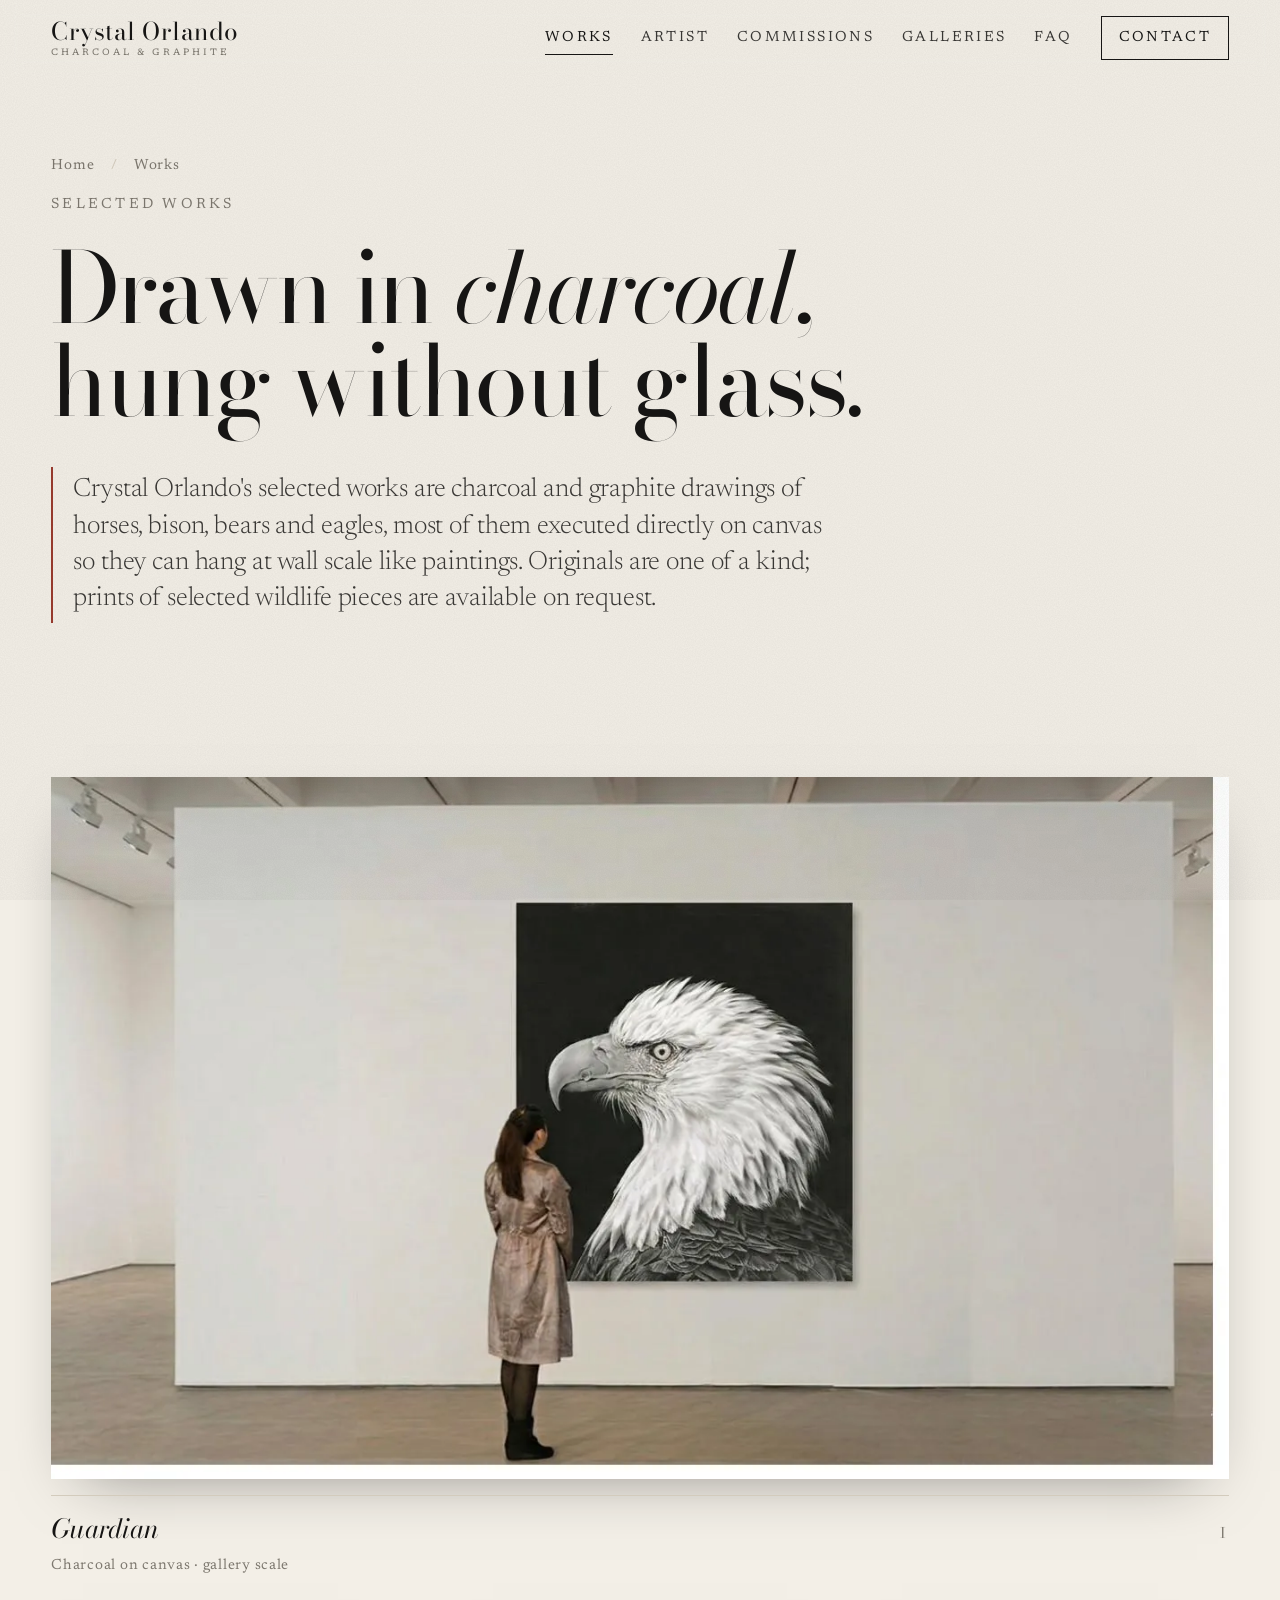
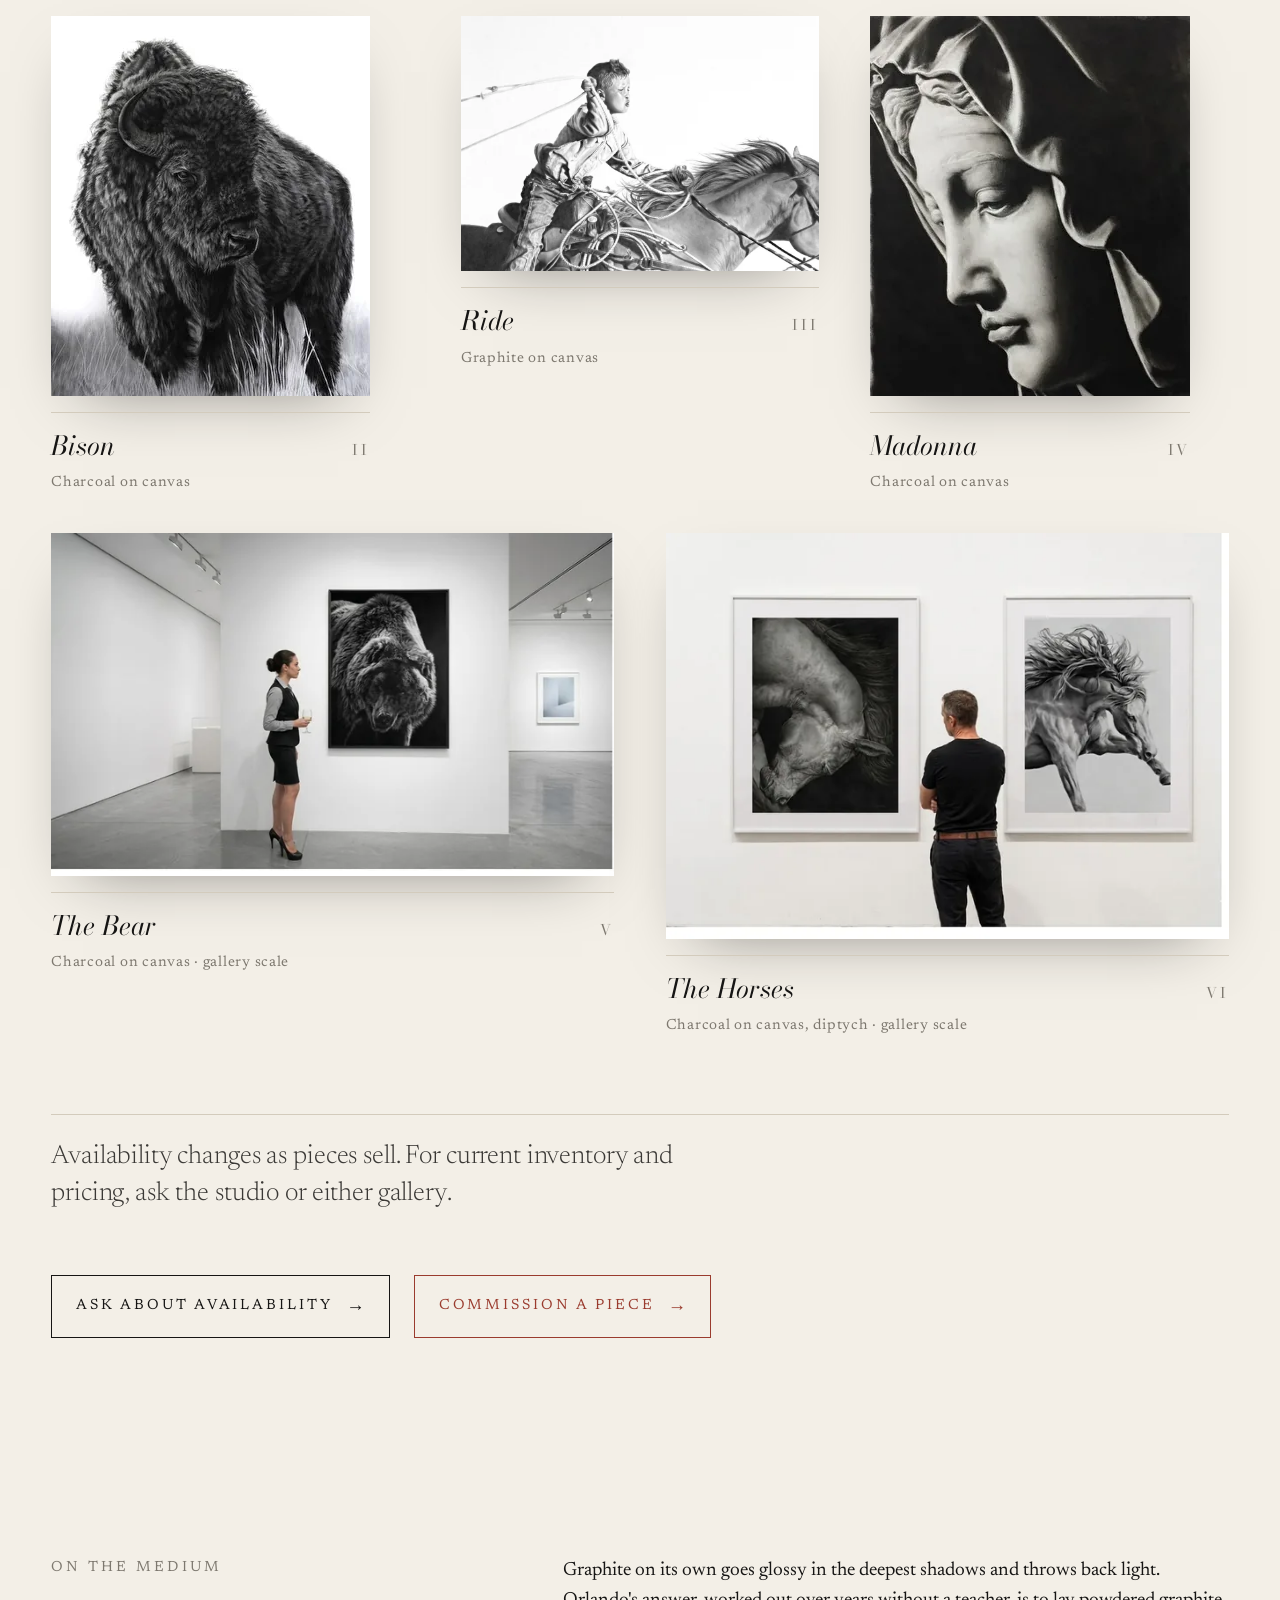
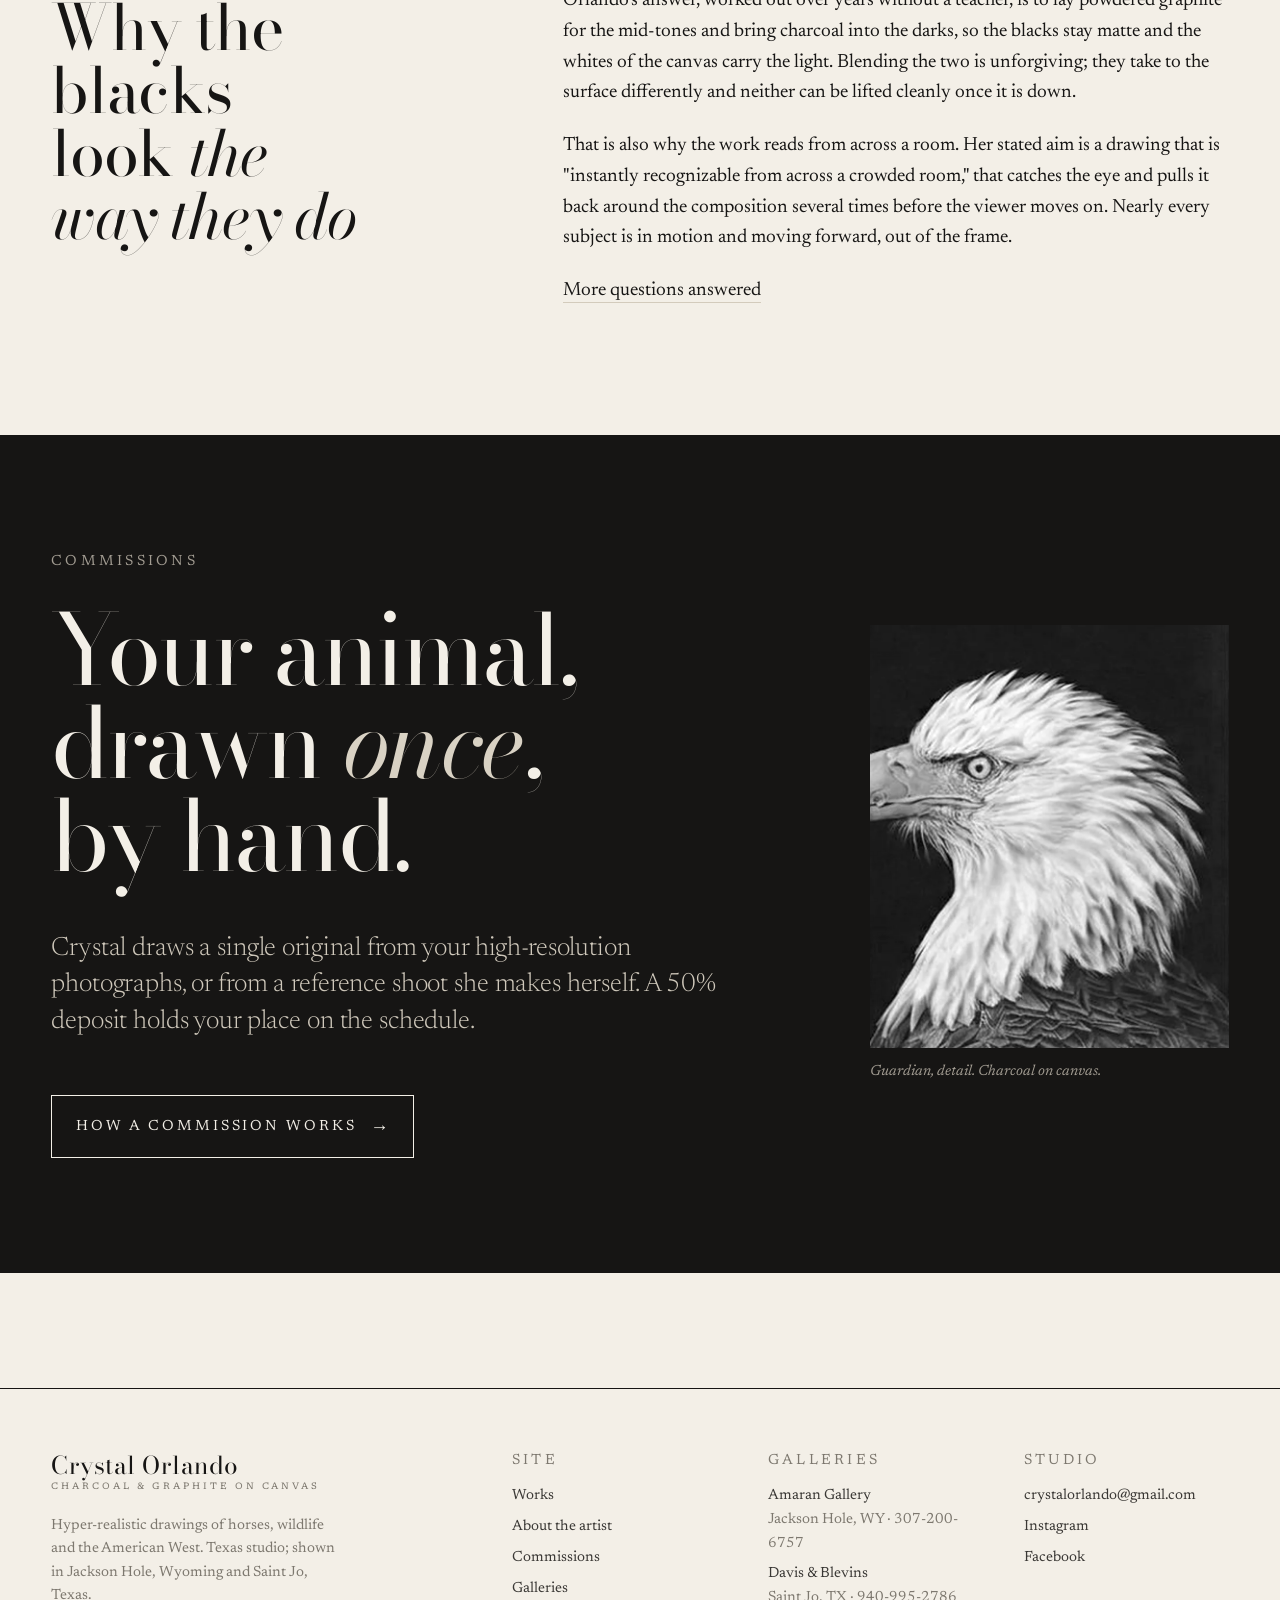
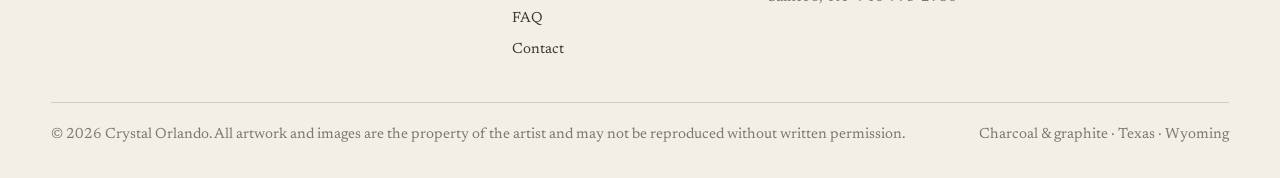
<file: works/index.html>
<!DOCTYPE html>
<html lang="en">
<head>
<meta charset="utf-8">
<meta name="viewport" content="width=device-width, initial-scale=1">
<title>Selected Works | Charcoal &amp; Graphite Drawings by Crystal Orlando</title>
<meta name="description" content="Selected charcoal and graphite drawings by Crystal Orlando: Guardian (bald eagle), Bison, Ride, Madonna, The Bear and The Horses. Large-scale originals on canvas; prints on request.">
<link rel="canonical" href="https://crystalorlando.com/works/">
<meta name="robots" content="index, follow, max-image-preview:large, max-snippet:-1">
<meta name="author" content="Crystal Orlando">
<meta name="theme-color" content="#f3efe7">
<meta property="og:type" content="website">
<meta property="og:site_name" content="Crystal Orlando Fine Art">
<meta property="og:locale" content="en_US">
<meta property="og:title" content="Selected Works | Charcoal &amp; Graphite Drawings by Crystal Orlando">
<meta property="og:description" content="Selected charcoal and graphite drawings by Crystal Orlando: Guardian (bald eagle), Bison, Ride, Madonna, The Bear and The Horses. Large-scale originals on canvas; prints on request.">
<meta property="og:url" content="https://crystalorlando.com/works/">
<meta property="og:image" content="https://crystalorlando.com/assets/img/og-image.jpg">
<meta property="og:image:width" content="1200">
<meta property="og:image:height" content="630">
<meta property="og:image:alt" content="Guardian, a large charcoal drawing of a bald eagle by Crystal Orlando, shown at gallery scale">
<meta name="twitter:card" content="summary_large_image">
<meta name="twitter:title" content="Selected Works | Charcoal &amp; Graphite Drawings by Crystal Orlando">
<meta name="twitter:description" content="Selected charcoal and graphite drawings by Crystal Orlando: Guardian (bald eagle), Bison, Ride, Madonna, The Bear and The Horses. Large-scale originals on canvas; prints on request.">
<meta name="twitter:image" content="https://crystalorlando.com/assets/img/og-image.jpg">
<link rel="icon" href="/assets/favicon.svg" type="image/svg+xml">
<link rel="manifest" href="/site.webmanifest">
<link rel="preconnect" href="https://fonts.googleapis.com">
<link rel="preconnect" href="https://fonts.gstatic.com" crossorigin>
<link rel="stylesheet" href="https://fonts.googleapis.com/css2?family=Bodoni+Moda:ital,opsz,wght@0,6..96,400;0,6..96,500;1,6..96,400&family=Newsreader:ital,opsz,wght@0,6..72,300;0,6..72,400;0,6..72,500;1,6..72,300;1,6..72,400&display=swap">
<link rel="stylesheet" href="/assets/css/site.css">
<script>document.documentElement.classList.add('js')</script>
<script type="application/ld+json">{"@context":"https://schema.org","@graph":[{"@type":"WebSite","@id":"https://crystalorlando.com/#website","url":"https://crystalorlando.com/","name":"Crystal Orlando Fine Art","description":"Charcoal and graphite fine art by Crystal Orlando: horses, North American wildlife and figurative works on canvas.","publisher":{"@id":"https://crystalorlando.com/#artist"},"inLanguage":"en-US"},{"@type":"Person","@id":"https://crystalorlando.com/#artist","name":"Crystal Orlando","alternateName":"Crystal Orlando Fine Art","url":"https://crystalorlando.com/","image":"https://crystalorlando.com/assets/img/og-image.jpg","jobTitle":"Visual Artist","description":"American fine artist drawing hyper-realistic horses, wildlife and figurative subjects in charcoal and graphite, often at large scale on canvas.","knowsAbout":["Charcoal drawing","Graphite drawing","Equine art","Wildlife art","Western art","Hyper-realism"],"homeLocation":{"@type":"Place","address":{"@type":"PostalAddress","addressRegion":"TX","addressCountry":"US"}},"alumniOf":{"@type":"CollegeOrUniversity","name":"North Central Texas College","address":{"@type":"PostalAddress","addressLocality":"Gainesville","addressRegion":"TX","addressCountry":"US"}},"award":["Emerging Artist of the Year 2013, Art Galleries and Artists of the South Magazine","Artist of the Year 2024, Cowgirl Artists of America"],"email":"mailto:crystalorlando@gmail.com","sameAs":["https://www.instagram.com/orlandostudio/","https://www.facebook.com/crystalorlandoartist/","https://faso.com/artists/crystalorlando.html","https://www.artrenewal.org/16thARCSalon/artist/crystal-orlando/29892"]},{"@type":"BreadcrumbList","itemListElement":[{"@type":"ListItem","position":1,"name":"Home","item":"https://crystalorlando.com/"},{"@type":"ListItem","position":2,"name":"Works","item":"https://crystalorlando.com/works/"}]},{"@type":"CollectionPage","@id":"https://crystalorlando.com/works/#webpage","url":"https://crystalorlando.com/works/","name":"Selected works by Crystal Orlando","isPartOf":{"@id":"https://crystalorlando.com/#website"},"about":{"@id":"https://crystalorlando.com/#artist"},"dateModified":"2026-09-04","inLanguage":"en-US","hasPart":[{"@id":"https://crystalorlando.com/works/#guardian"},{"@id":"https://crystalorlando.com/works/#bison"},{"@id":"https://crystalorlando.com/works/#ride"},{"@id":"https://crystalorlando.com/works/#madonna"},{"@id":"https://crystalorlando.com/works/#the-bear"},{"@id":"https://crystalorlando.com/works/#the-horses"}]},{"@type":"VisualArtwork","@id":"https://crystalorlando.com/works/#guardian","name":"Guardian","creator":{"@id":"https://crystalorlando.com/#artist"},"artform":"Drawing","artMedium":"Charcoal","artworkSurface":"Canvas","image":"https://crystalorlando.com/assets/img/guardian-gallery.jpg","description":"Guardian, a large charcoal drawing of a bald eagle in profile on a black ground, shown at gallery scale with a visitor standing before it","about":"Bald eagle","inLanguage":"en-US"},{"@type":"VisualArtwork","@id":"https://crystalorlando.com/works/#bison","name":"Bison","creator":{"@id":"https://crystalorlando.com/#artist"},"artform":"Drawing","artMedium":"Charcoal","artworkSurface":"Canvas","image":"https://crystalorlando.com/assets/img/bison.jpg","description":"Bison, charcoal drawing of an American bison standing in prairie grass, head turned toward the viewer","about":"American bison","inLanguage":"en-US"},{"@type":"VisualArtwork","@id":"https://crystalorlando.com/works/#ride","name":"Ride","creator":{"@id":"https://crystalorlando.com/#artist"},"artform":"Drawing","artMedium":"Graphite","artworkSurface":"Canvas","image":"https://crystalorlando.com/assets/img/ride.jpg","description":"Ride, graphite drawing of a young cowboy swinging a rope from the saddle of a galloping horse","about":"Cowboy on horseback","inLanguage":"en-US"},{"@type":"VisualArtwork","@id":"https://crystalorlando.com/works/#madonna","name":"Madonna","creator":{"@id":"https://crystalorlando.com/#artist"},"artform":"Drawing","artMedium":"Charcoal","artworkSurface":"Canvas","image":"https://crystalorlando.com/assets/img/madonna.jpg","description":"Madonna, charcoal study of a veiled marble face after Michelangelo's Pietà, lit from the left against darkness","about":"Classical figure study","inLanguage":"en-US"},{"@type":"VisualArtwork","@id":"https://crystalorlando.com/works/#the-bear","name":"The Bear","creator":{"@id":"https://crystalorlando.com/#artist"},"artform":"Drawing","artMedium":"Charcoal","artworkSurface":"Canvas","image":"https://crystalorlando.com/assets/img/bear-gallery.jpg","description":"The Bear, a framed charcoal drawing of a grizzly bear lowering its head, hung in a white gallery with a viewer beside it","about":"Grizzly bear","inLanguage":"en-US"},{"@type":"VisualArtwork","@id":"https://crystalorlando.com/works/#the-horses","name":"The Horses","creator":{"@id":"https://crystalorlando.com/#artist"},"artform":"Drawing","artMedium":"Charcoal","artworkSurface":"Canvas","image":"https://crystalorlando.com/assets/img/horses-gallery.jpg","description":"The Horses, two framed charcoal drawings of horses in motion, one rolling on dark ground and one rearing on light, viewed by a man in a gallery","about":"Horses","inLanguage":"en-US"}]}</script>
</head>
<body>
<a class="skip" href="#main">Skip to content</a>
<header class="site-header">
  <div class="wrap">
    <a class="wordmark" href="/" aria-label="Crystal Orlando, home">Crystal Orlando<small>Charcoal &amp; Graphite</small></a>
    <nav class="site-nav" aria-label="Primary"><a href="/works/">Works</a><a href="/about/">Artist</a><a href="/commissions/">Commissions</a><a href="/galleries/">Galleries</a><a href="/faq/">FAQ</a><a class="nav-cta" href="/contact/">Contact</a></nav>
  </div>
</header>
<main id="main">

<section class="page-head"><div class="wrap">
  <ol class="crumbs" aria-label="Breadcrumb"><li><a href="/">Home</a></li><li aria-current="page">Works</li></ol>
  <p class="label">Selected works</p>
  <h1>Drawn in <em>charcoal</em>, hung without glass.</h1>
  <p class="lede answer-box">Crystal Orlando's selected works are charcoal and graphite drawings of horses, bison, bears and eagles, most of them executed directly on canvas so they can hang at wall scale like paintings. Originals are one of a kind; prints of selected wildlife pieces are available on request.</p>
</div></section>
<section class="section--tight"><div class="wrap">
  <div class="works"><figure class="work work--wide reveal" id="guardian" style="--nat:1316px"><picture><source type="image/webp" srcset="/assets/img/guardian-gallery.webp 1316w, /assets/img/guardian-gallery-960.webp 960w, /assets/img/guardian-gallery-640.webp 640w" sizes="(min-width: 960px) 92vw, 100vw"><img src="/assets/img/guardian-gallery.jpg" srcset="/assets/img/guardian-gallery.jpg 1316w, /assets/img/guardian-gallery-960.jpg 960w, /assets/img/guardian-gallery-640.jpg 640w" sizes="(min-width: 960px) 92vw, 100vw" width="1316" height="784" alt="Guardian, a large charcoal drawing of a bald eagle in profile on a black ground, shown at gallery scale with a visitor standing before it" loading="lazy" decoding="async"></picture><figcaption><span class="work__title">Guardian</span><span class="work__no">I</span><span class="work__medium">Charcoal on canvas · gallery scale</span></figcaption></figure><figure class="work work--third reveal" id="bison" style="--nat:319px"><picture><source type="image/webp" srcset="/assets/img/bison.webp"><img src="/assets/img/bison.jpg" srcset="/assets/img/bison.jpg" width="319" height="380" alt="Bison, charcoal drawing of an American bison standing in prairie grass, head turned toward the viewer" loading="lazy" decoding="async"></picture><figcaption><span class="work__title">Bison</span><span class="work__no">II</span><span class="work__medium">Charcoal on canvas</span></figcaption></figure><figure class="work work--third reveal" id="ride" style="--nat:533px"><picture><source type="image/webp" srcset="/assets/img/ride.webp"><img src="/assets/img/ride.jpg" srcset="/assets/img/ride.jpg" width="533" height="380" alt="Ride, graphite drawing of a young cowboy swinging a rope from the saddle of a galloping horse" loading="lazy" decoding="async"></picture><figcaption><span class="work__title">Ride</span><span class="work__no">III</span><span class="work__medium">Graphite on canvas</span></figcaption></figure><figure class="work work--third reveal" id="madonna" style="--nat:320px"><picture><source type="image/webp" srcset="/assets/img/madonna.webp"><img src="/assets/img/madonna.jpg" srcset="/assets/img/madonna.jpg" width="320" height="380" alt="Madonna, charcoal study of a veiled marble face after Michelangelo&#x27;s Pietà, lit from the left against darkness" loading="lazy" decoding="async"></picture><figcaption><span class="work__title">Madonna</span><span class="work__no">IV</span><span class="work__medium">Charcoal on canvas</span></figcaption></figure><figure class="work work--half reveal" id="the-bear" style="--nat:1284px"><picture><source type="image/webp" srcset="/assets/img/bear-gallery.webp 1284w, /assets/img/bear-gallery-960.webp 960w, /assets/img/bear-gallery-640.webp 640w" sizes="(min-width: 960px) 44vw, 100vw"><img src="/assets/img/bear-gallery.jpg" srcset="/assets/img/bear-gallery.jpg 1284w, /assets/img/bear-gallery-960.jpg 960w, /assets/img/bear-gallery-640.jpg 640w" sizes="(min-width: 960px) 44vw, 100vw" width="1284" height="782" alt="The Bear, a framed charcoal drawing of a grizzly bear lowering its head, hung in a white gallery with a viewer beside it" loading="lazy" decoding="async"></picture><figcaption><span class="work__title">The Bear</span><span class="work__no">V</span><span class="work__medium">Charcoal on canvas · gallery scale</span></figcaption></figure><figure class="work work--half reveal" id="the-horses" style="--nat:1204px"><picture><source type="image/webp" srcset="/assets/img/horses-gallery.webp 1204w, /assets/img/horses-gallery-960.webp 960w, /assets/img/horses-gallery-640.webp 640w" sizes="(min-width: 960px) 44vw, 100vw"><img src="/assets/img/horses-gallery.jpg" srcset="/assets/img/horses-gallery.jpg 1204w, /assets/img/horses-gallery-960.jpg 960w, /assets/img/horses-gallery-640.jpg 640w" sizes="(min-width: 960px) 44vw, 100vw" width="1204" height="868" alt="The Horses, two framed charcoal drawings of horses in motion, one rolling on dark ground and one rearing on light, viewed by a man in a gallery" loading="lazy" decoding="async"></picture><figcaption><span class="work__title">The Horses</span><span class="work__no">VI</span><span class="work__medium">Charcoal on canvas, diptych · gallery scale</span></figcaption></figure></div>
  <div class="works-cta reveal">
    <p class="lede" style="max-width:44ch">Availability changes as pieces sell. For current inventory and pricing, ask the studio or either gallery.</p>
    <div style="display:flex;gap:1rem 1.5rem;flex-wrap:wrap"><a class="btn" href="/contact/">Ask about availability</a><a class="btn btn--ember" href="/commissions/">Commission a piece</a></div>
  </div>
</div></section>
<section class="section"><div class="wrap split">
  <div class="split__aside reveal"><div class="sticky"><p class="label">On the medium</p><h2 class="display">Why the blacks look <em>the way they do</em></h2></div></div>
  <div class="split__main prose reveal" data-delay="1">
    <p>Graphite on its own goes glossy in the deepest shadows and throws back light. Orlando's answer, worked out over years without a teacher, is to lay powdered graphite for the mid-tones and bring charcoal into the darks, so the blacks stay matte and the whites of the canvas carry the light. Blending the two is unforgiving; they take to the surface differently and neither can be lifted cleanly once it is down.</p>
    <p>That is also why the work reads from across a room. Her stated aim is a drawing that is "instantly recognizable from across a crowded room," that catches the eye and pulls it back around the composition several times before the viewer moves on. Nearly every subject is in motion and moving forward, out of the frame.</p>
    <p><a class="textlink" href="/faq/">More questions answered</a></p>
  </div>
</div></section>

<section class="band" aria-labelledby="cta-h">
  <div class="wrap band__grid">
    <div class="band__text reveal">
      <p class="label">Commissions</p>
      <h2 id="cta-h">Your animal, drawn <em>once</em>, by hand.</h2>
      <p class="lede measure">Crystal draws a single original from your high-resolution photographs, or from a reference shoot she makes herself. A 50% deposit holds your place on the schedule.</p>
      <a class="btn btn--paper" href="/commissions/">How a commission works</a>
    </div>
    <figure class="band__figure reveal" data-delay="1">
      <picture><source type="image/webp" srcset="/assets/img/guardian-detail.webp"><img src="/assets/img/guardian-detail.jpg" width="746" height="880" alt="Detail of Guardian: the eye and beak of a bald eagle rendered in charcoal" loading="lazy" decoding="async"></picture>
      <figcaption>Guardian, detail. Charcoal on canvas.</figcaption>
    </figure>
  </div>
</section>

</main>
<footer class="site-footer">
  <div class="wrap">
    <div class="footer__grid">
      <div class="footer__brand">
        <a class="wordmark" href="/">Crystal Orlando<small>Charcoal &amp; Graphite on Canvas</small></a>
        <p>Hyper-realistic drawings of horses, wildlife and the American West. Texas studio; shown in Jackson Hole, Wyoming and Saint Jo, Texas.</p>
      </div>
      <nav aria-labelledby="f-site"><h2 id="f-site">Site</h2>
        <ul><li><a href="/works/">Works</a></li><li><a href="/about/">About the artist</a></li><li><a href="/commissions/">Commissions</a></li><li><a href="/galleries/">Galleries</a></li><li><a href="/faq/">FAQ</a></li><li><a href="/contact/">Contact</a></li></ul>
      </nav>
      <div><h2>Galleries</h2>
        <ul><li><a href="https://amarangallery.com" rel="noopener">Amaran Gallery</a><br><span class="muted">Jackson Hole, WY · <a href="tel:+13072006757">307-200-6757</a></span></li>
        <li><a href="https://davisandblevins.com" rel="noopener">Davis &amp; Blevins</a><br><span class="muted">Saint Jo, TX · <a href="tel:+19409952786">940-995-2786</a></span></li></ul>
      </div>
      <div><h2>Studio</h2>
        <ul><li><a href="mailto:crystalorlando@gmail.com">crystalorlando@gmail.com</a></li><li><a href="https://www.instagram.com/orlandostudio/" rel="me noopener">Instagram</a></li><li><a href="https://www.facebook.com/crystalorlandoartist/" rel="me noopener">Facebook</a></li></ul>
      </div>
    </div>
    <div class="footer__bottom">
      <span>© 2026 Crystal Orlando. All artwork and images are the property of the artist and may not be reproduced without written permission.</span>
      <span>Charcoal &amp; graphite · Texas · Wyoming</span>
    </div>
  </div>
</footer>
<script src="/assets/js/site.js" defer></script>
</body>
</html>
</file>
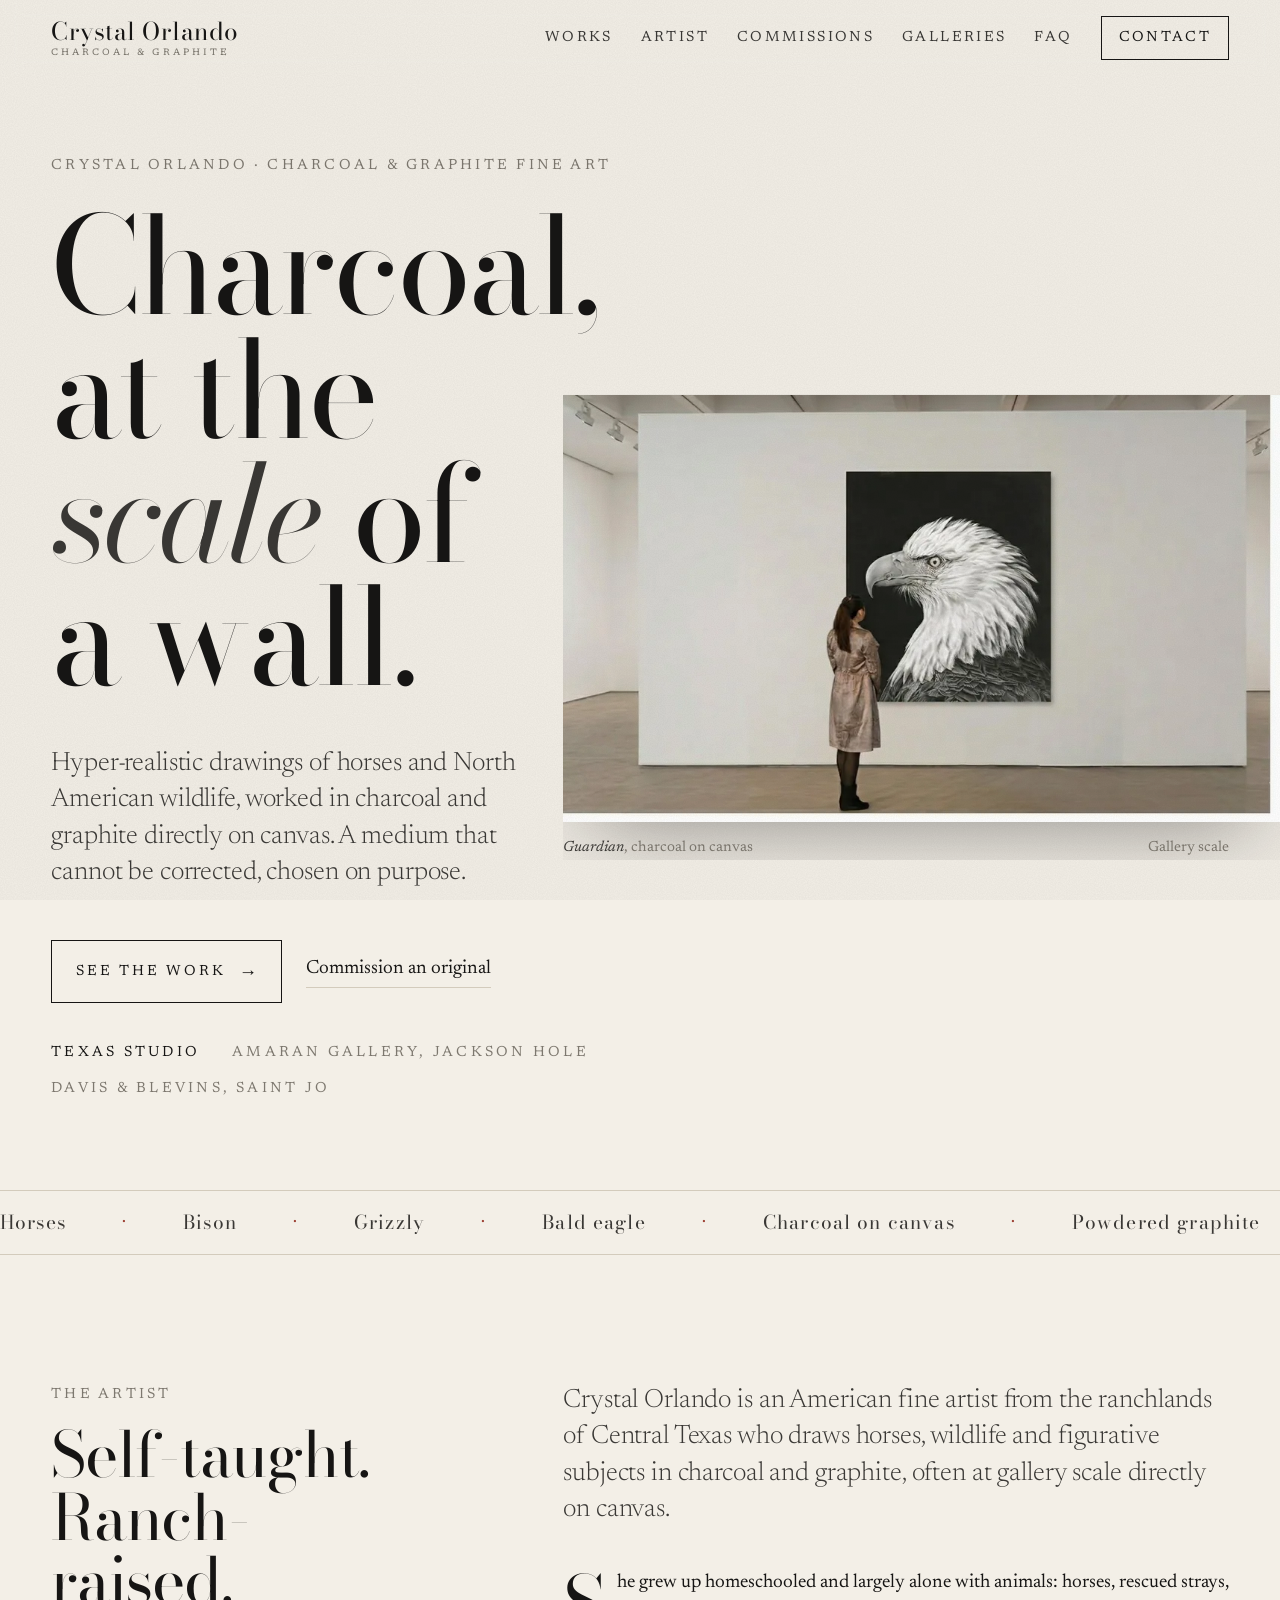
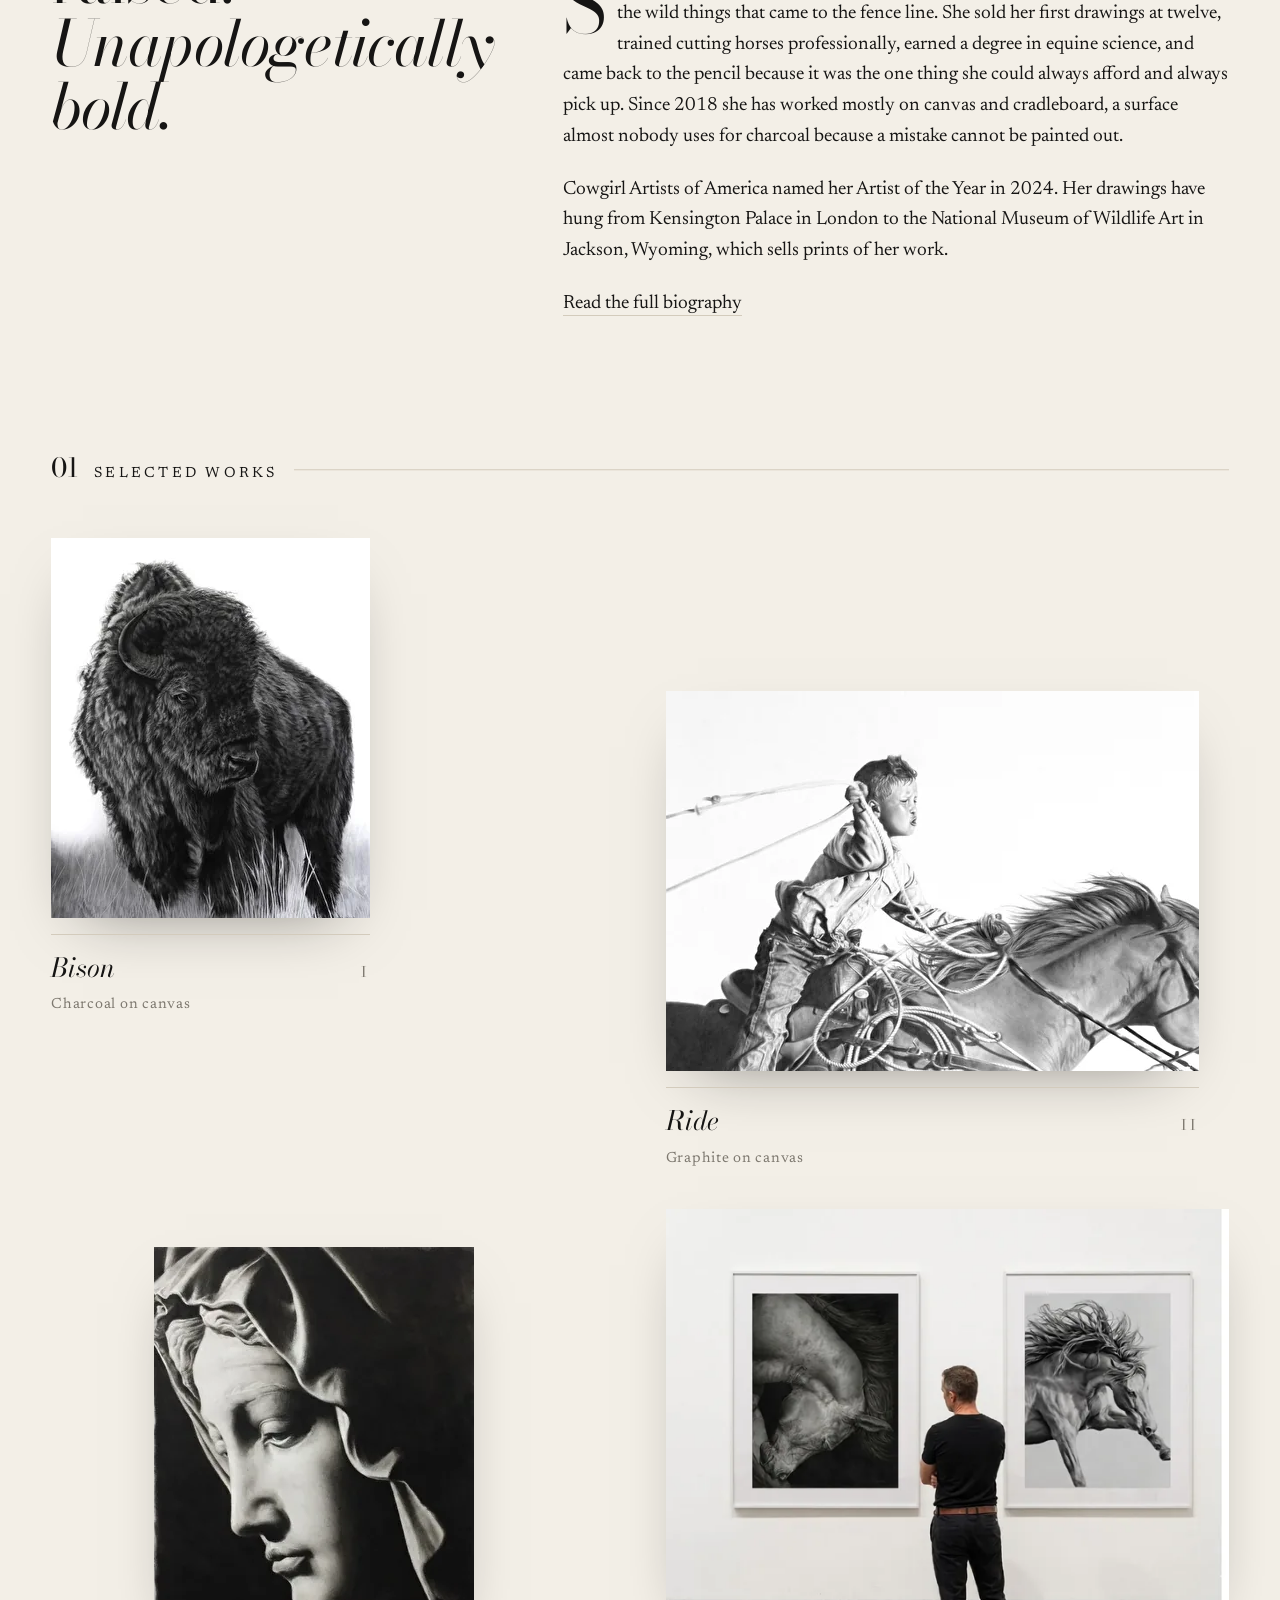
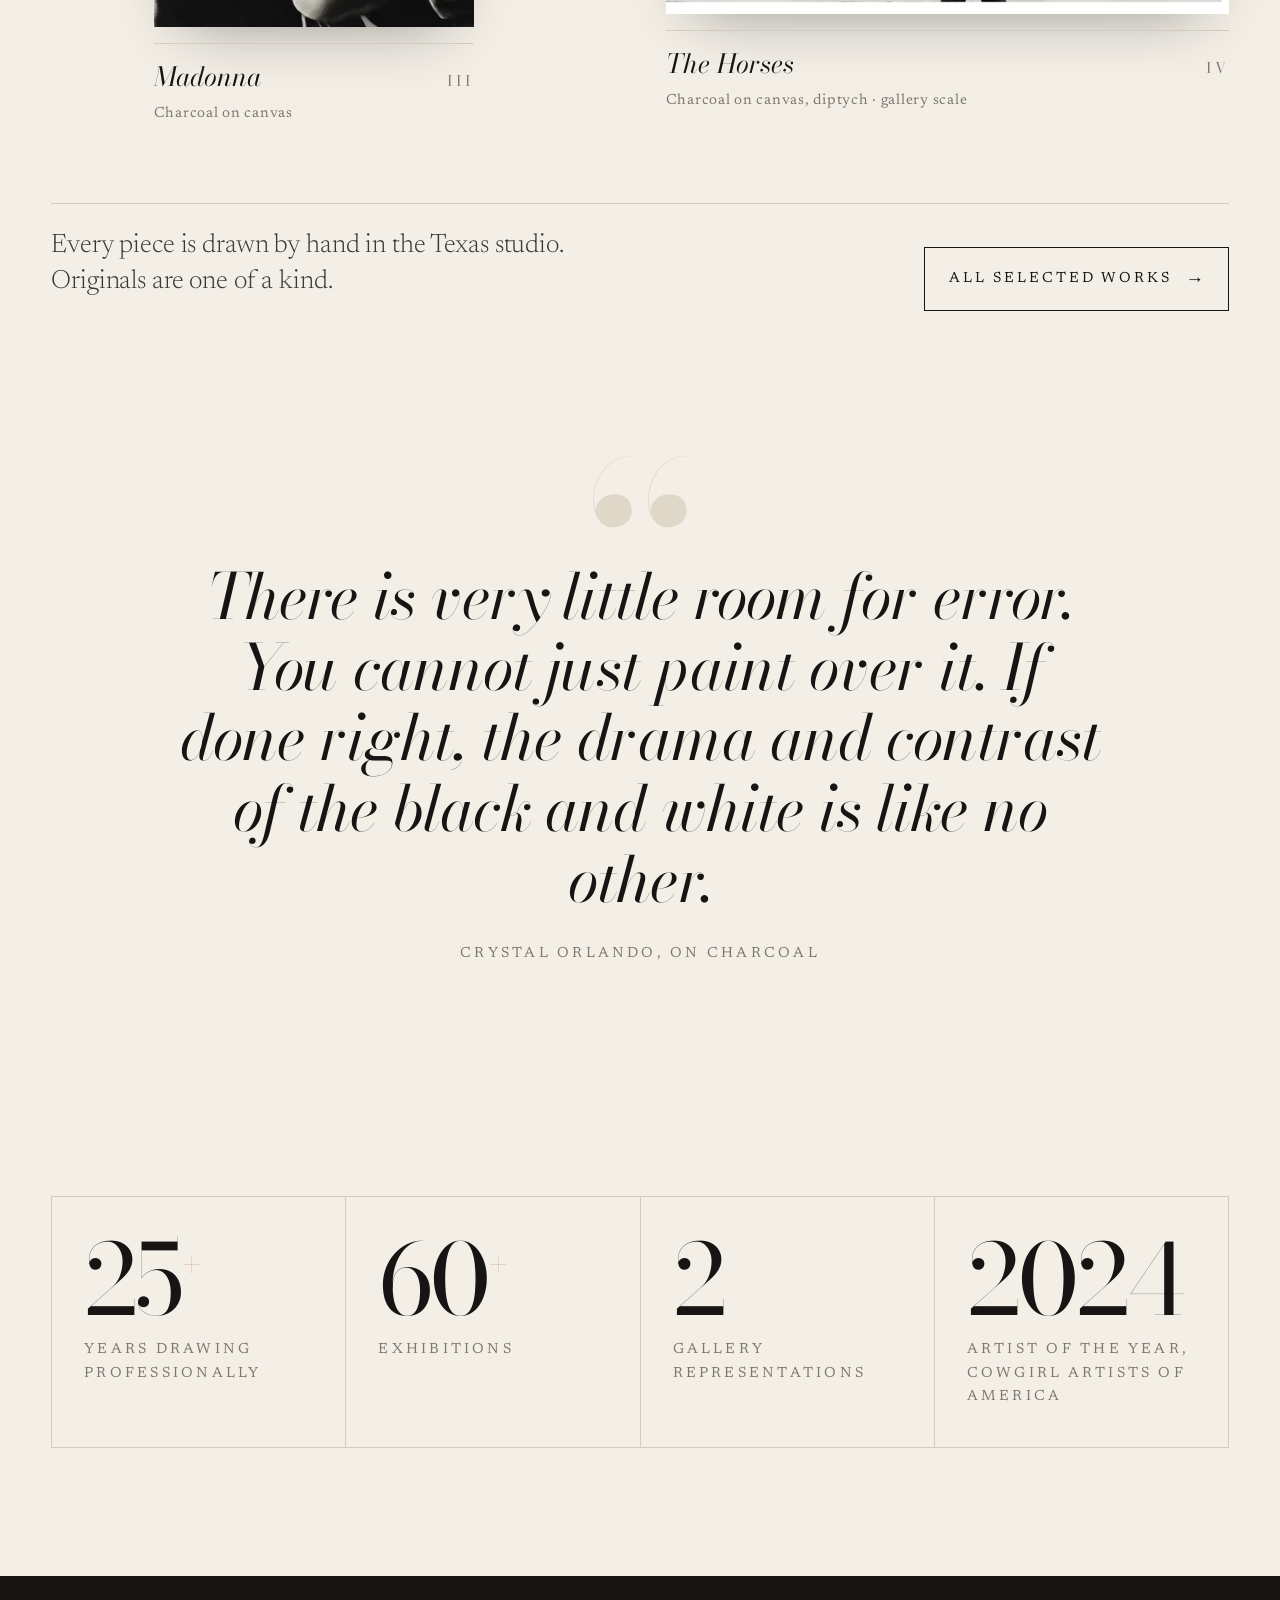
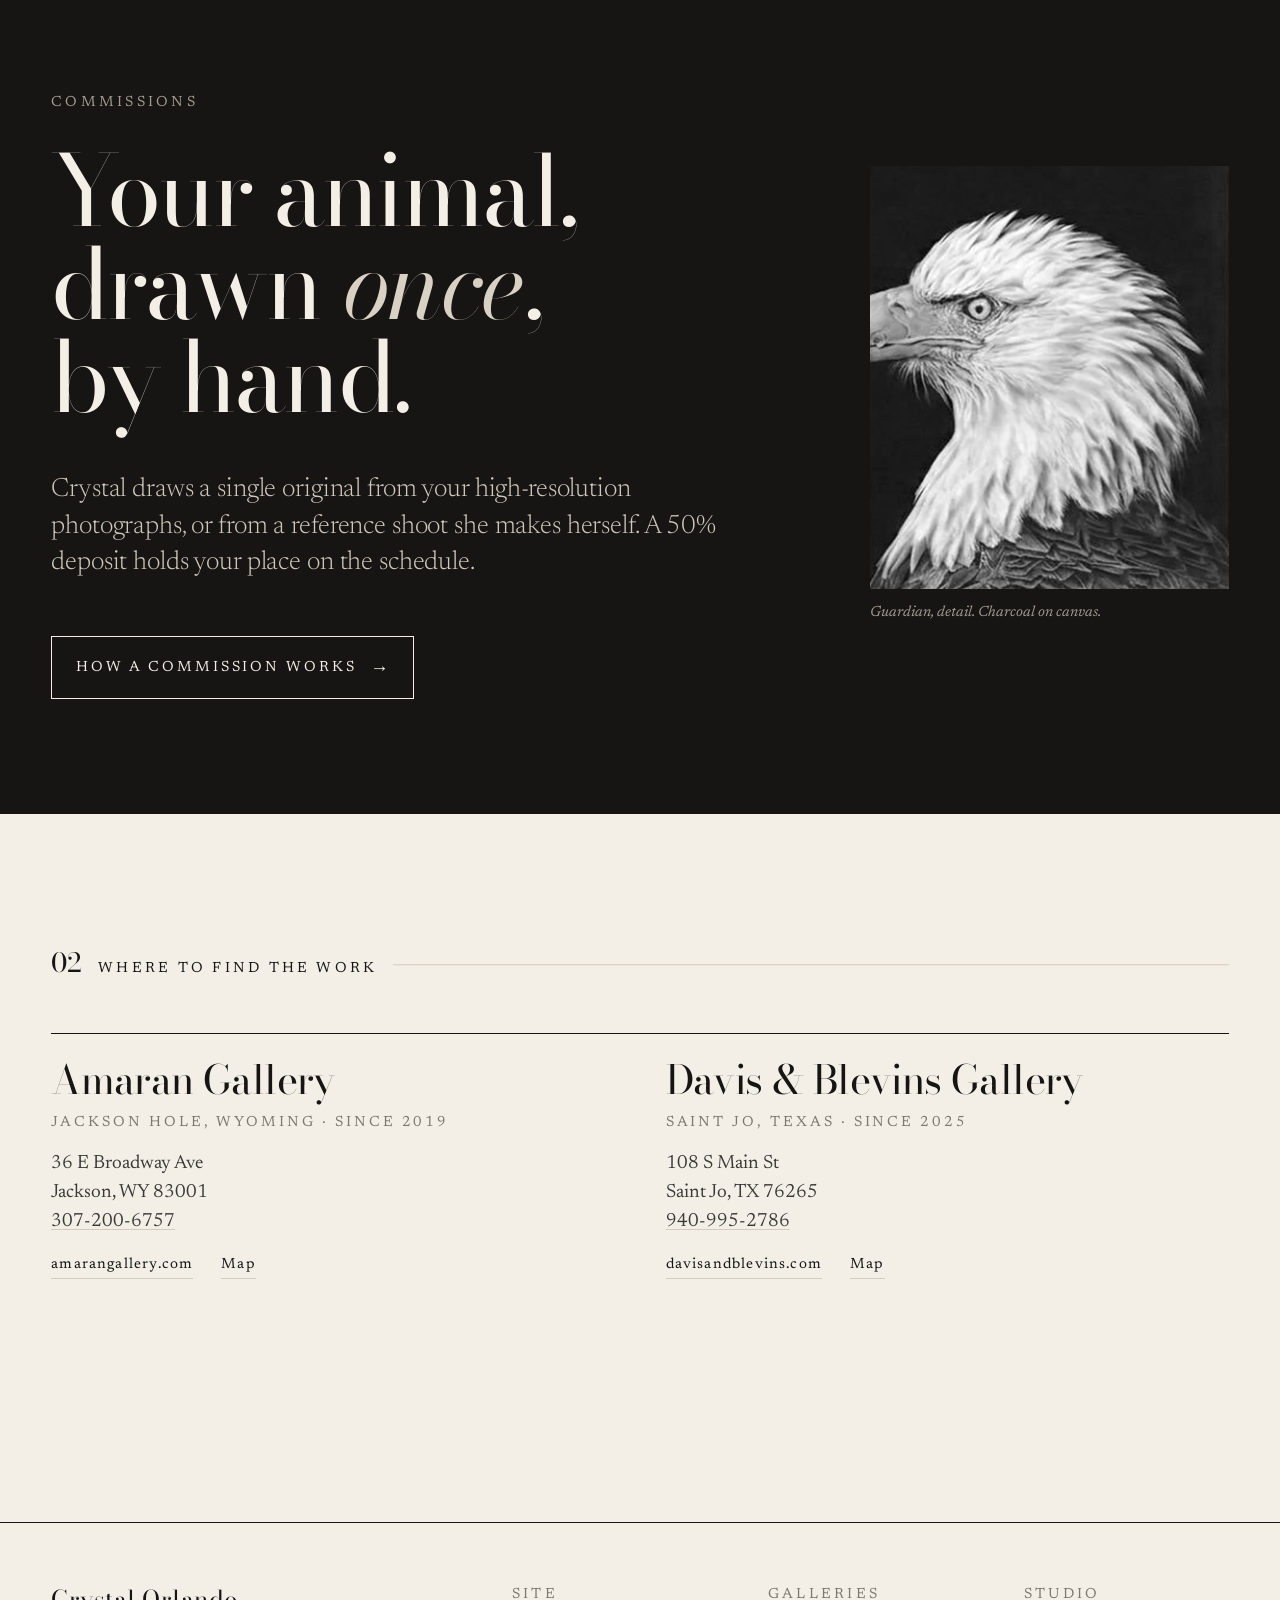
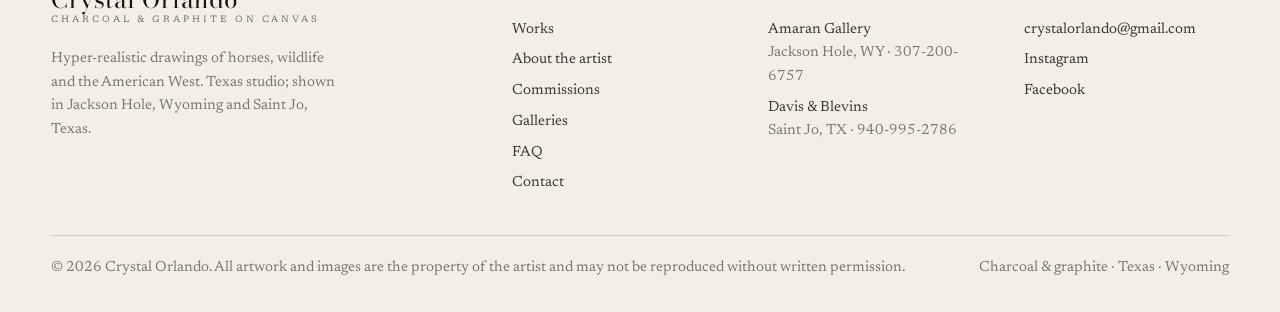
<file: fullsite.html>
<!DOCTYPE html><html lang="en"><head><meta charset="utf-8"><title>Crystal Orlando</title><meta name="robots" content="noindex"><link rel="canonical" href="https://crystalorlando.com/"><meta http-equiv="refresh" content="0; url=/"><script>location.replace('/')</script></head><body><p>This page has moved to <a href="/">crystalorlando.com</a>.</p></body></html>
</file>
<file: assets/css/site.css>
/* Crystal Orlando — site stylesheet
   A paper-and-ink catalogue: warm bone ground, charcoal type, one ember accent. */

:root{
  --paper:#f3efe7;
  --paper-deep:#e9e3d6;
  --paper-edge:#dfd8c9;
  --ink:#161514;
  --graphite:#3a3835;
  --ash:#7d786f;
  --rule:#d3cbbc;
  --ember:#9a3b2e;
  --ember-soft:#b8584a;

  --serif-display:"Bodoni Moda","Bodoni 72","Didot","Playfair Display",Georgia,serif;
  --serif-text:"Newsreader","Iowan Old Style","Palatino Linotype","Book Antiqua",Georgia,serif;

  --measure:62ch;
  --gutter:clamp(1.25rem,4vw,3.5rem);
  --max:1360px;

  --step--1:clamp(.82rem,.78rem + .2vw,.92rem);
  --step-0:clamp(1.05rem,1rem + .3vw,1.2rem);
  --step-1:clamp(1.3rem,1.2rem + .6vw,1.65rem);
  --step-2:clamp(1.7rem,1.4rem + 1.4vw,2.5rem);
  --step-3:clamp(2.3rem,1.7rem + 2.8vw,4rem);
  --step-4:clamp(3rem,1.8rem + 5.4vw,6.4rem);
  --step-5:clamp(3.6rem,1.6rem + 8.5vw,9.5rem);

  --ease:cubic-bezier(.22,.61,.36,1);
}

*,*::before,*::after{box-sizing:border-box}
html{scroll-behavior:smooth;-webkit-text-size-adjust:100%}
@media (prefers-reduced-motion:reduce){html{scroll-behavior:auto}}
body{
  margin:0;background:var(--paper);color:var(--ink);
  font-family:var(--serif-text);font-size:var(--step-0);line-height:1.6;
  font-weight:400;font-optical-sizing:auto;
  -webkit-font-smoothing:antialiased;text-rendering:optimizeLegibility;
  overflow-x:hidden;
}
/* paper grain */
body::before{
  content:"";position:fixed;inset:0;z-index:999;pointer-events:none;opacity:.055;
  mix-blend-mode:multiply;
  background-image:url("data:image/svg+xml,%3Csvg xmlns='http://www.w3.org/2000/svg' width='220' height='220'%3E%3Cfilter id='n'%3E%3CfeTurbulence type='fractalNoise' baseFrequency='.9' numOctaves='3' stitchTiles='stitch'/%3E%3CfeColorMatrix values='0 0 0 0 0 0 0 0 0 0 0 0 0 0 0 0 0 0 .9 0'/%3E%3C/filter%3E%3Crect width='100%25' height='100%25' filter='url(%23n)'/%3E%3C/svg%3E");
}
img,picture,svg{display:block;max-width:100%}
img{height:auto}
a{color:inherit;text-decoration-color:var(--rule);text-underline-offset:.18em;text-decoration-thickness:1px;transition:text-decoration-color .25s var(--ease),color .25s var(--ease)}
a:hover{text-decoration-color:var(--ember)}
:focus-visible{outline:2px solid var(--ember);outline-offset:3px}
h1,h2,h3,h4{font-family:var(--serif-display);font-weight:400;line-height:1.02;letter-spacing:-.01em;margin:0;text-wrap:balance}
h1 em,h2 em,h3 em,.display em{font-style:italic;font-weight:400}
p{margin:0 0 1.15em}
p:last-child{margin-bottom:0}
strong{font-weight:500}
hr{border:0;border-top:1px solid var(--rule);margin:0}
address{font-style:normal}
blockquote{margin:0}
ul,ol{padding-left:1.2em}
small{font-size:var(--step--1)}
::selection{background:var(--ink);color:var(--paper)}

/* ── Utilities ─────────────────────────────────────── */
.skip{position:absolute;left:1rem;top:-4rem;background:var(--ink);color:var(--paper);padding:.6rem 1rem;z-index:1000;text-decoration:none;font-size:var(--step--1)}
.skip:focus{top:1rem}
.wrap{width:min(100% - 2*var(--gutter),var(--max));margin-inline:auto}
.measure{max-width:var(--measure)}
.visually-hidden{position:absolute!important;width:1px;height:1px;overflow:hidden;clip:rect(0 0 0 0);clip-path:inset(50%);white-space:nowrap}
.label{
  font-family:var(--serif-text);font-size:var(--step--1);font-weight:400;
  letter-spacing:.22em;text-transform:uppercase;color:var(--ash);
}
.label--ink{color:var(--ink)}
.eyebrow{display:flex;align-items:baseline;gap:1rem;margin-bottom:clamp(1.5rem,4vw,3rem)}
.eyebrow .num{font-family:var(--serif-display);font-size:var(--step-1);font-variant-numeric:lining-nums;color:var(--ink);letter-spacing:0}
.eyebrow::after{content:"";flex:1;height:1px;background:var(--rule);transform:translateY(-.35em)}
.lede{font-size:var(--step-1);line-height:1.38;font-weight:300;letter-spacing:-.005em;color:var(--graphite);text-wrap:pretty}
.muted{color:var(--ash)}
.ember{color:var(--ember)}
.btn{
  display:inline-flex;align-items:center;gap:.9em;
  font-family:var(--serif-text);font-size:var(--step--1);letter-spacing:.2em;text-transform:uppercase;
  color:var(--ink);text-decoration:none;padding:1rem 1.5rem;border:1px solid var(--ink);
  transition:background .3s var(--ease),color .3s var(--ease),border-color .3s var(--ease);
}
.btn::after{content:"→";font-family:var(--serif-display);font-size:1.25em;letter-spacing:0;transition:transform .3s var(--ease)}
.btn:hover{background:var(--ink);color:var(--paper)}
.btn:hover::after{transform:translateX(.3em)}
.btn--ember{border-color:var(--ember);color:var(--ember)}
.btn--ember:hover{background:var(--ember);border-color:var(--ember);color:var(--paper)}
.btn--paper{border-color:var(--paper);color:var(--paper)}
.btn--paper:hover{background:var(--paper);color:var(--ink)}
.textlink{text-decoration:none;border-bottom:1px solid var(--rule);padding-bottom:.1em;transition:border-color .25s var(--ease)}
.textlink:hover{border-color:var(--ember)}
.section{padding-block:clamp(4rem,10vw,9rem)}
.section--tight{padding-block:clamp(3rem,7vw,6rem)}
.section + .section{padding-top:0}
.rule{border-top:1px solid var(--rule)}

/* ── Header ────────────────────────────────────────── */
.site-header{
  position:sticky;top:0;z-index:50;
  background:color-mix(in srgb,var(--paper) 88%,transparent);
  backdrop-filter:blur(10px);-webkit-backdrop-filter:blur(10px);
  border-bottom:1px solid transparent;
  transition:border-color .4s var(--ease),background .4s var(--ease);
}
.site-header.is-stuck{border-color:var(--rule)}
.site-header .wrap{display:flex;align-items:center;justify-content:space-between;gap:1.5rem;min-height:4.75rem;flex-wrap:wrap}
.wordmark{
  font-family:var(--serif-display);font-size:clamp(1.2rem,1.05rem + .6vw,1.55rem);
  letter-spacing:.02em;text-decoration:none;color:var(--ink);line-height:1;padding-block:1rem;
}
.wordmark small{display:block;font-family:var(--serif-text);font-size:.58rem;letter-spacing:.32em;text-transform:uppercase;color:var(--ash);margin-top:.45em}
.site-nav{display:flex;align-items:center;gap:clamp(1.1rem,2.2vw,2.2rem)}
.site-nav a{font-size:var(--step--1);letter-spacing:.16em;text-transform:uppercase;text-decoration:none;color:var(--graphite);position:relative;padding:.35rem 0;white-space:nowrap}
.site-nav a::after{content:"";position:absolute;left:0;right:100%;bottom:0;height:1px;background:var(--ink);transition:right .35s var(--ease)}
.site-nav a:hover::after,.site-nav a[aria-current="page"]::after{right:0}
.site-nav a[aria-current="page"]{color:var(--ink)}
.site-nav .nav-cta{border:1px solid var(--ink);padding:.6rem 1.05rem;color:var(--ink);transition:background .3s var(--ease),color .3s var(--ease)}
.site-nav .nav-cta::after{display:none}
.site-nav .nav-cta:hover{background:var(--ink);color:var(--paper)}
@media (max-width:860px){
  .site-header .wrap{padding-bottom:.6rem;row-gap:0}
  .wordmark{padding-block:.9rem .3rem}
  .site-nav{width:100%;overflow-x:auto;scrollbar-width:none;gap:1.35rem;padding-bottom:.35rem;-webkit-overflow-scrolling:touch}
  .site-nav::-webkit-scrollbar{display:none}
  .site-nav .nav-cta{border:0;padding:.35rem 0;color:var(--ember)}
  .site-nav .nav-cta:hover{background:transparent;color:var(--ember)}
  .site-nav .nav-cta::after{display:block;background:var(--ember)}
}

/* ── Hero (home) ──────────────────────────────────── */
.hero{position:relative;padding-top:clamp(2.5rem,6vw,5.5rem);overflow:clip}
.hero__grid{display:grid;grid-template-columns:repeat(12,1fr);gap:var(--gutter);align-items:center}
.hero__text{grid-column:1/7;grid-row:1;position:relative;z-index:2}
.hero__title{font-size:var(--step-5);line-height:.92;letter-spacing:-.025em;margin:.2em 0 .35em}
.hero__title em{color:var(--graphite)}
.hero__lede{max-width:32ch}
.hero__meta{display:flex;flex-wrap:wrap;gap:.75rem 2rem;margin-top:clamp(1.5rem,3vw,2.5rem)}
.hero__actions{display:flex;flex-wrap:wrap;gap:1rem 1.5rem;margin-top:clamp(2rem,4vw,3rem);align-items:center}
.hero__figure{grid-column:6/13;grid-row:1;margin:0;position:relative;z-index:1;margin-right:calc(-1*var(--gutter));}
.hero__figure img{width:100%;aspect-ratio:1316/784;object-fit:cover;box-shadow:0 30px 80px -30px rgba(22,21,20,.45)}
/* the figure bleeds past the right edge; keep its caption inside the gutter */
.hero__figure figcaption{margin-top:.9rem;padding-right:var(--gutter);display:flex;justify-content:space-between;gap:1rem;color:var(--ash);font-size:var(--step--1)}
.hero__figure figcaption i{font-style:italic;color:var(--graphite)}
.hero__index{position:absolute;right:var(--gutter);top:0;font-family:var(--serif-display);font-size:var(--step--1);letter-spacing:.3em;color:var(--ash);writing-mode:vertical-rl;text-orientation:mixed}
@media (max-width:960px){
  .hero__grid{grid-template-columns:1fr}
  .hero__text,.hero__figure{grid-column:1/-1;grid-row:auto}
  .hero__figure{margin-right:calc(-1*var(--gutter));margin-left:calc(-1*var(--gutter));margin-top:1.5rem}
  .hero__figure figcaption{padding-inline:var(--gutter)}
  .hero__index{display:none}
}

/* ── Marquee / strip ───────────────────────────────── */
.strip{border-top:1px solid var(--rule);border-bottom:1px solid var(--rule);padding:1rem 0;overflow:hidden;margin-top:clamp(3rem,7vw,6rem)}
.strip__track{display:flex;gap:3.5rem;white-space:nowrap;width:max-content;animation:strip 48s linear infinite}
.strip__track span{font-family:var(--serif-display);font-size:var(--step-0);letter-spacing:.06em;color:var(--graphite)}
.strip__track span::after{content:"·";margin-left:3.5rem;color:var(--ember)}
@keyframes strip{to{transform:translateX(-50%)}}
@media (prefers-reduced-motion:reduce){.strip__track{animation:none;width:auto;white-space:normal;flex-wrap:wrap;gap:1rem 2rem}.strip__track span::after{margin-left:2rem}}

/* ── Works grid ────────────────────────────────────── */
.works{display:grid;grid-template-columns:repeat(12,1fr);gap:clamp(1.5rem,3vw,3rem) var(--gutter);align-items:start}
/* --nat is the natural pixel width of the source file: a work is never scaled
   up past it, so small originals stay sharp whatever cell they land in. */
.work{margin:0;position:relative;max-width:var(--nat,none)}
.work img{width:100%;box-shadow:0 24px 60px -32px rgba(22,21,20,.5)}
.work figcaption{margin-top:1rem;display:grid;grid-template-columns:1fr auto;gap:.25rem 1.5rem;align-items:baseline;border-top:1px solid var(--rule);padding-top:.75rem}
.work__title{font-family:var(--serif-display);font-size:var(--step-1);font-style:italic;letter-spacing:0}
.work__medium{grid-column:1/-1;font-size:var(--step--1);color:var(--ash);letter-spacing:.05em}
.work__no{font-family:var(--serif-display);color:var(--ash);font-size:var(--step--1);letter-spacing:.2em}
.work--a{grid-column:1/6}
.work--b{grid-column:7/13;margin-top:clamp(3rem,12vw,11rem)}
.work--c{grid-column:2/6;margin-top:clamp(1rem,3vw,3rem)}
.work--d{grid-column:7/13}
.work--wide{grid-column:1/-1}
.work--half{grid-column:span 6}
.work--third{grid-column:span 4}
@media (max-width:760px){
  .works{grid-template-columns:1fr 1fr}
  .work--a,.work--b,.work--c,.work--d,.work--half,.work--third{grid-column:1/-1;margin-top:0}
  .work--c{grid-column:1/-1}
}
.works-cta{margin-top:clamp(3rem,6vw,5rem);display:flex;justify-content:space-between;align-items:center;gap:2rem;flex-wrap:wrap;border-top:1px solid var(--rule);padding-top:1.5rem}

/* ── Statement / two-column prose ─────────────────── */
.split{display:grid;grid-template-columns:repeat(12,1fr);gap:var(--gutter)}
.split__aside{grid-column:1/5}
.split__main{grid-column:6/13}
.split__aside .display{font-size:var(--step-3);line-height:1;letter-spacing:-.02em}
.split__aside .sticky{position:sticky;top:6.5rem}
@media (max-width:860px){.split__aside,.split__main{grid-column:1/-1}.split__aside .sticky{position:static}}
.prose>p+p{margin-top:0}
.prose p{text-wrap:pretty}
.prose .lede{margin-bottom:1.5em}
.prose h3{font-size:var(--step-2);margin:2.2em 0 .7em;letter-spacing:-.015em}
.prose h3:first-child{margin-top:0}
.prose ul{padding-left:1.1em}
.prose li{margin-bottom:.45em}
.prose li::marker{color:var(--ember)}
.dropcap::first-letter{font-family:var(--serif-display);font-size:4.1em;float:left;line-height:.78;padding:.08em .12em 0 0;color:var(--ink)}

/* ── Quote ─────────────────────────────────────────── */
.quote{position:relative;padding:clamp(3rem,8vw,7rem) 0;text-align:center}
.quote::before{content:"“";position:absolute;left:50%;top:0;transform:translate(-50%,-10%);font-family:var(--serif-display);font-size:clamp(8rem,22vw,18rem);line-height:1;color:var(--paper-edge);z-index:0}
.quote p{position:relative;z-index:1;font-family:var(--serif-display);font-style:italic;font-size:var(--step-3);line-height:1.12;letter-spacing:-.015em;max-width:24ch;margin:0 auto}
.quote footer{position:relative;z-index:1;margin-top:1.75rem}

/* ── Facts / stats ─────────────────────────────────── */
.facts{display:grid;grid-template-columns:repeat(auto-fit,minmax(200px,1fr));border-top:1px solid var(--rule);border-left:1px solid var(--rule)}
.fact{border-right:1px solid var(--rule);border-bottom:1px solid var(--rule);padding:clamp(1.5rem,3vw,2.5rem) clamp(1.25rem,2.5vw,2rem)}
.fact strong{display:block;font-family:var(--serif-display);font-weight:400;font-size:var(--step-4);line-height:.9;letter-spacing:-.03em;font-variant-numeric:lining-nums}
.fact strong sup{font-size:.4em;vertical-align:.9em;color:var(--ember);letter-spacing:0}
.fact span{display:block;margin-top:.9rem}

/* ── Timeline / list ───────────────────────────────── */
.timeline{list-style:none;padding:0;margin:0;border-top:1px solid var(--rule)}
.timeline li{display:grid;grid-template-columns:7rem 1fr;gap:1.5rem;padding:1.1rem 0;border-bottom:1px solid var(--rule)}
.timeline time,.timeline .yr{font-family:var(--serif-display);font-size:var(--step-1);font-variant-numeric:lining-nums;color:var(--ink);line-height:1.2}
.timeline p{margin:0;color:var(--graphite)}
@media (max-width:560px){.timeline li{grid-template-columns:1fr;gap:.25rem}}

/* ── Definition / process steps ────────────────────── */
.steps{counter-reset:step;list-style:none;padding:0;margin:0;display:grid;grid-template-columns:repeat(auto-fit,minmax(240px,1fr));gap:clamp(2rem,4vw,3.5rem) var(--gutter)}
.steps li{counter-increment:step;border-top:1px solid var(--ink);padding-top:1.1rem}
.steps li::before{content:"0" counter(step);font-family:var(--serif-display);font-size:var(--step-2);display:block;margin-bottom:.6rem;letter-spacing:-.02em}
.steps h3{font-size:var(--step-1);font-style:italic;margin-bottom:.6rem}
.steps p{color:var(--graphite);font-size:var(--step-0)}

/* ── FAQ ───────────────────────────────────────────── */
.faq{border-top:1px solid var(--rule)}
.faq details{border-bottom:1px solid var(--rule)}
.faq summary{
  cursor:pointer;list-style:none;display:flex;justify-content:space-between;gap:2rem;align-items:baseline;
  padding:1.35rem 0;font-family:var(--serif-display);font-size:var(--step-1);line-height:1.2;letter-spacing:-.01em;
}
.faq summary::-webkit-details-marker{display:none}
.faq summary::after{
  content:"";flex:none;position:relative;top:-.1em;width:.62em;height:.62em;
  background:
    linear-gradient(var(--ember),var(--ember)) center/100% 1.5px no-repeat,
    linear-gradient(var(--ember),var(--ember)) center/1.5px 100% no-repeat;
  transition:transform .3s var(--ease);
}
.faq details[open] summary::after{transform:rotate(45deg)}
.faq .answer{padding:0 0 1.5rem;max-width:var(--measure);color:var(--graphite)}
.faq .answer p{text-wrap:pretty}

/* ── Gallery cards (NAP) ───────────────────────────── */
.galleries{display:grid;grid-template-columns:repeat(auto-fit,minmax(280px,1fr));gap:var(--gutter);border-top:1px solid var(--ink)}
.gallery-card{padding-top:1.5rem;display:grid;gap:1rem}
.gallery-card h3{font-size:var(--step-2);letter-spacing:-.015em;line-height:1.08}
.gallery-card h3 span{display:block;font-family:var(--serif-text);font-size:var(--step--1);line-height:1.5;letter-spacing:.2em;text-transform:uppercase;color:var(--ash);margin-top:.7rem}
.gallery-card address{color:var(--graphite);line-height:1.5}
.gallery-card .links{display:flex;flex-wrap:wrap;gap:1rem 1.75rem;font-size:var(--step--1);letter-spacing:.08em}

/* ── Inverted band ─────────────────────────────────── */
.band{background:var(--ink);color:var(--paper);position:relative;overflow:clip}
.band .label{color:#a29c92}
.band .lede{color:#cfc8bb}
.band__grid{display:grid;grid-template-columns:repeat(12,1fr);gap:var(--gutter);align-items:center;padding-block:clamp(4rem,9vw,8rem)}
.band__text{grid-column:1/8}
.band__text h2{font-size:var(--step-4);letter-spacing:-.025em;line-height:.95;margin:.3em 0 .5em}
.band__text h2 em{color:#d9d2c4}
.band__figure{grid-column:9/13;margin:0}
.band__figure img{width:100%;aspect-ratio:746/880;object-fit:cover;filter:grayscale(1) contrast(1.05)}
.band__figure figcaption{margin-top:.75rem;font-size:var(--step--1);color:#a29c92;font-style:italic}
.band .btn{margin-top:1.5rem}
.band ::selection{background:var(--paper);color:var(--ink)}
@media (max-width:860px){.band__text,.band__figure{grid-column:1/-1}.band__figure{max-width:340px}}

/* ── Page header (subpages) ────────────────────────── */
.page-head{padding-top:clamp(2.5rem,6vw,5rem);padding-bottom:clamp(2rem,5vw,4rem)}
.page-head h1{font-size:var(--step-4);letter-spacing:-.025em;line-height:.95;margin:.25em 0 .4em;max-width:16ch}
.page-head .lede{max-width:52ch}
.crumbs{list-style:none;padding:0;margin:0 0 1rem;display:flex;flex-wrap:wrap;gap:.5rem 1rem;font-size:var(--step--1);letter-spacing:.06em;color:var(--ash)}
.crumbs a{text-decoration:none;color:var(--ash)}
.crumbs a:hover{color:var(--ink)}
.crumbs li+li::before{content:"/";margin-right:1rem;color:var(--rule)}
.answer-box{border-left:2px solid var(--ember);padding:.35rem 0 .35rem 1.25rem;margin:0 0 2rem;max-width:var(--measure);color:var(--graphite);text-wrap:pretty}

/* ── Two-up image + text ───────────────────────────── */
.duo{display:grid;grid-template-columns:repeat(12,1fr);gap:var(--gutter);align-items:center}
.duo__fig{grid-column:1/6;margin:0}
.duo__fig img{width:100%;box-shadow:0 24px 60px -32px rgba(22,21,20,.5)}
.duo__fig figcaption{margin-top:.75rem;font-size:var(--step--1);color:var(--ash);font-style:italic}
.duo__body{grid-column:7/13}
.duo--flip .duo__fig{grid-column:8/13;order:2}
.duo--flip .duo__body{grid-column:1/7;order:1}
@media (max-width:860px){.duo__fig,.duo__body,.duo--flip .duo__fig,.duo--flip .duo__body{grid-column:1/-1;order:initial}}

/* ── Footer ────────────────────────────────────────── */
.site-footer{border-top:1px solid var(--ink);margin-top:clamp(4rem,9vw,8rem);padding:clamp(2.5rem,5vw,4rem) 0 2rem;color:var(--graphite);font-size:var(--step--1)}
.footer__grid{display:grid;grid-template-columns:2fr 1fr 1fr 1fr;gap:var(--gutter)}
.footer__grid h2{font-family:var(--serif-text);font-size:var(--step--1);letter-spacing:.22em;text-transform:uppercase;color:var(--ash);margin-bottom:1rem;font-weight:400}
.footer__grid ul{list-style:none;padding:0;margin:0;display:grid;gap:.45rem}
.footer__grid a{text-decoration:none}
.footer__grid a:hover{color:var(--ember)}
.footer__brand .wordmark{padding:0;display:inline-block}
.footer__brand p{margin-top:1rem;max-width:32ch;color:var(--ash)}
.footer__bottom{display:flex;justify-content:space-between;gap:1rem;flex-wrap:wrap;border-top:1px solid var(--rule);margin-top:2.5rem;padding-top:1.25rem;color:var(--ash)}
@media (max-width:860px){.footer__grid{grid-template-columns:1fr 1fr}.footer__brand{grid-column:1/-1}}

/* ── Reveal motion (progressive) ───────────────────── */
.js .reveal{opacity:0;transform:translateY(18px);transition:opacity .9s var(--ease),transform .9s var(--ease)}
.js .reveal.is-in{opacity:1;transform:none}
.js .reveal[data-delay="1"]{transition-delay:.12s}
.js .reveal[data-delay="2"]{transition-delay:.24s}
.js .reveal[data-delay="3"]{transition-delay:.36s}
@media (prefers-reduced-motion:reduce){.js .reveal{opacity:1;transform:none;transition:none}}

/* hero load choreography */
.js .hero .rise{opacity:0;transform:translateY(22px);animation:rise 1.1s var(--ease) forwards}
.js .hero .rise:nth-child(2){animation-delay:.1s}
.js .hero .rise:nth-child(3){animation-delay:.2s}
.js .hero .rise:nth-child(4){animation-delay:.3s}
.js .hero .rise:nth-child(5){animation-delay:.4s}
.js .hero__figure{opacity:0;clip-path:inset(0 0 100% 0);animation:unveil 1.4s var(--ease) .25s forwards}
@keyframes rise{to{opacity:1;transform:none}}
@keyframes unveil{to{opacity:1;clip-path:inset(0 0 0 0)}}
@media (prefers-reduced-motion:reduce){.js .hero .rise,.js .hero__figure{opacity:1;transform:none;clip-path:none;animation:none}}

/* ── 404 ───────────────────────────────────────────── */
.lost{min-height:60vh;display:grid;place-content:center;text-align:center;padding-block:4rem}
.lost h1{font-size:var(--step-5);letter-spacing:-.03em}

@media print{
  body::before,.site-header,.strip,.band,.site-footer{display:none}
  body{background:#fff;color:#000}
}
</file>
